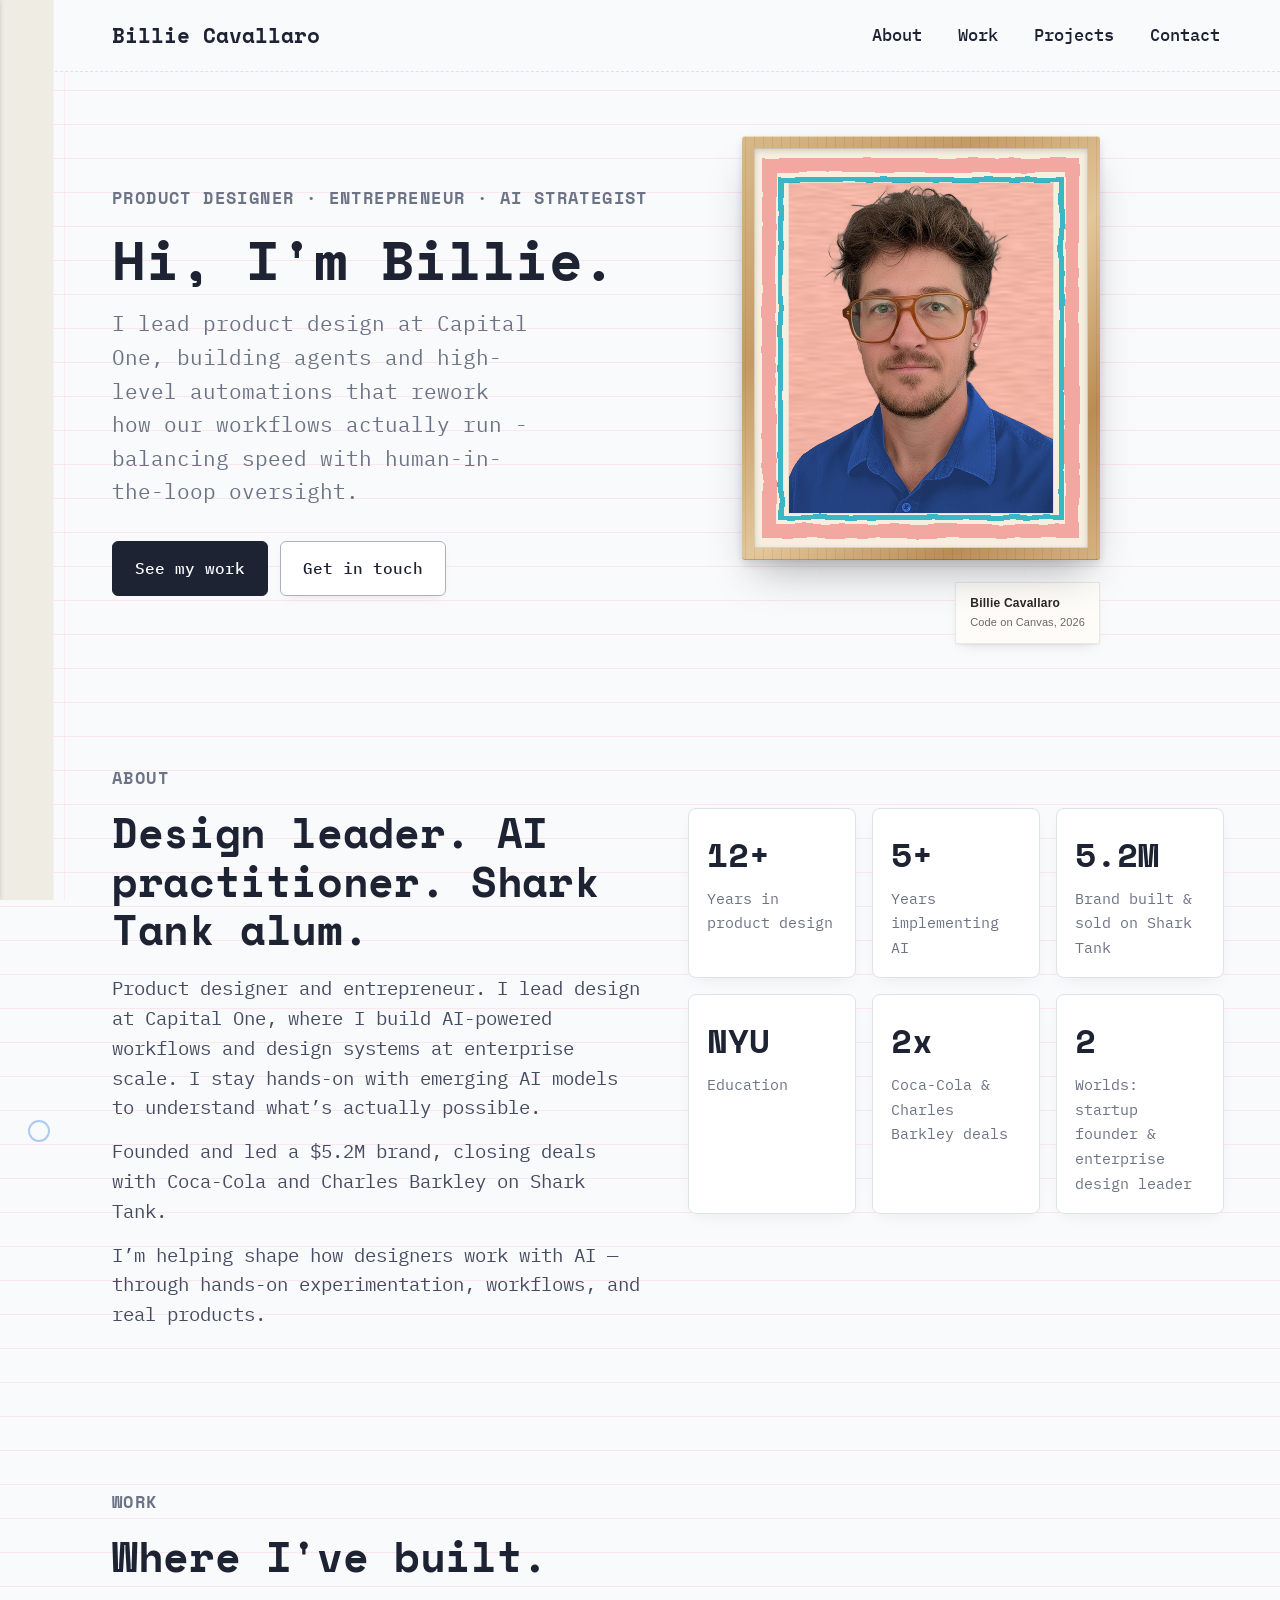
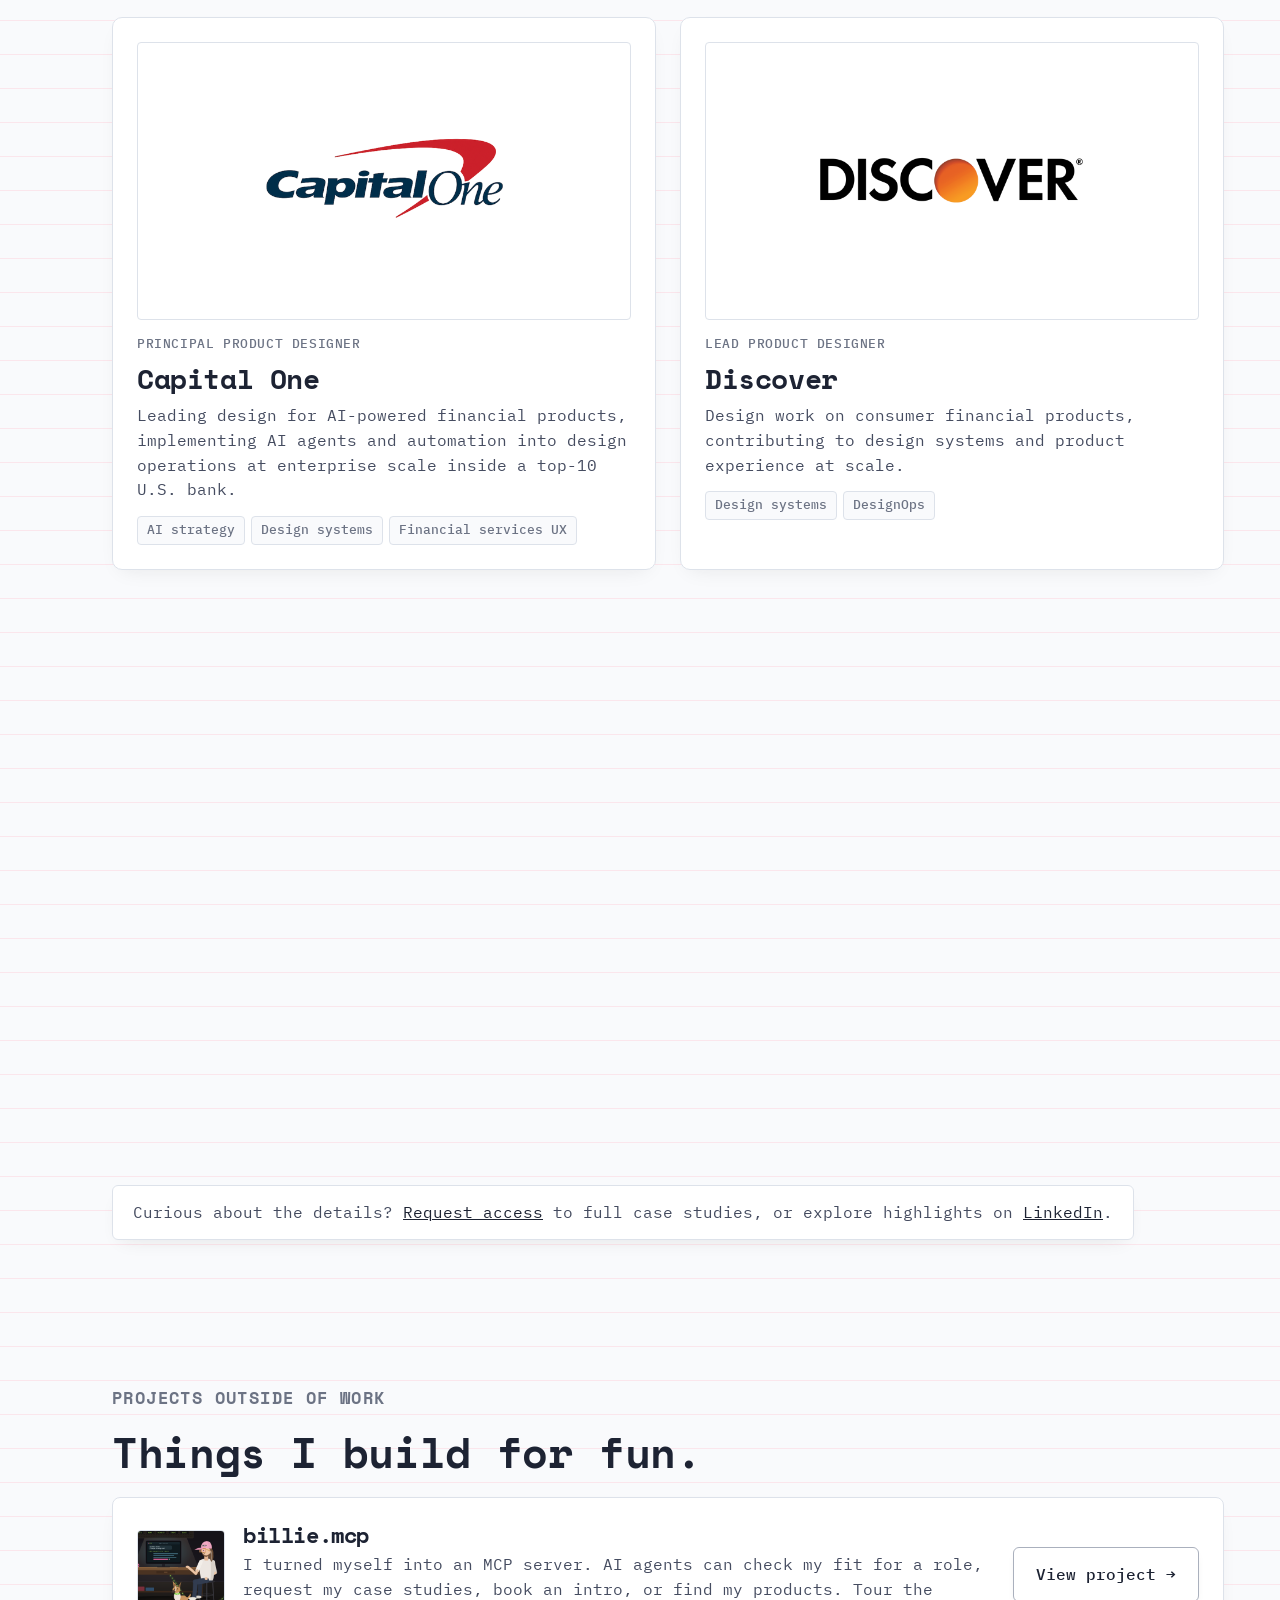
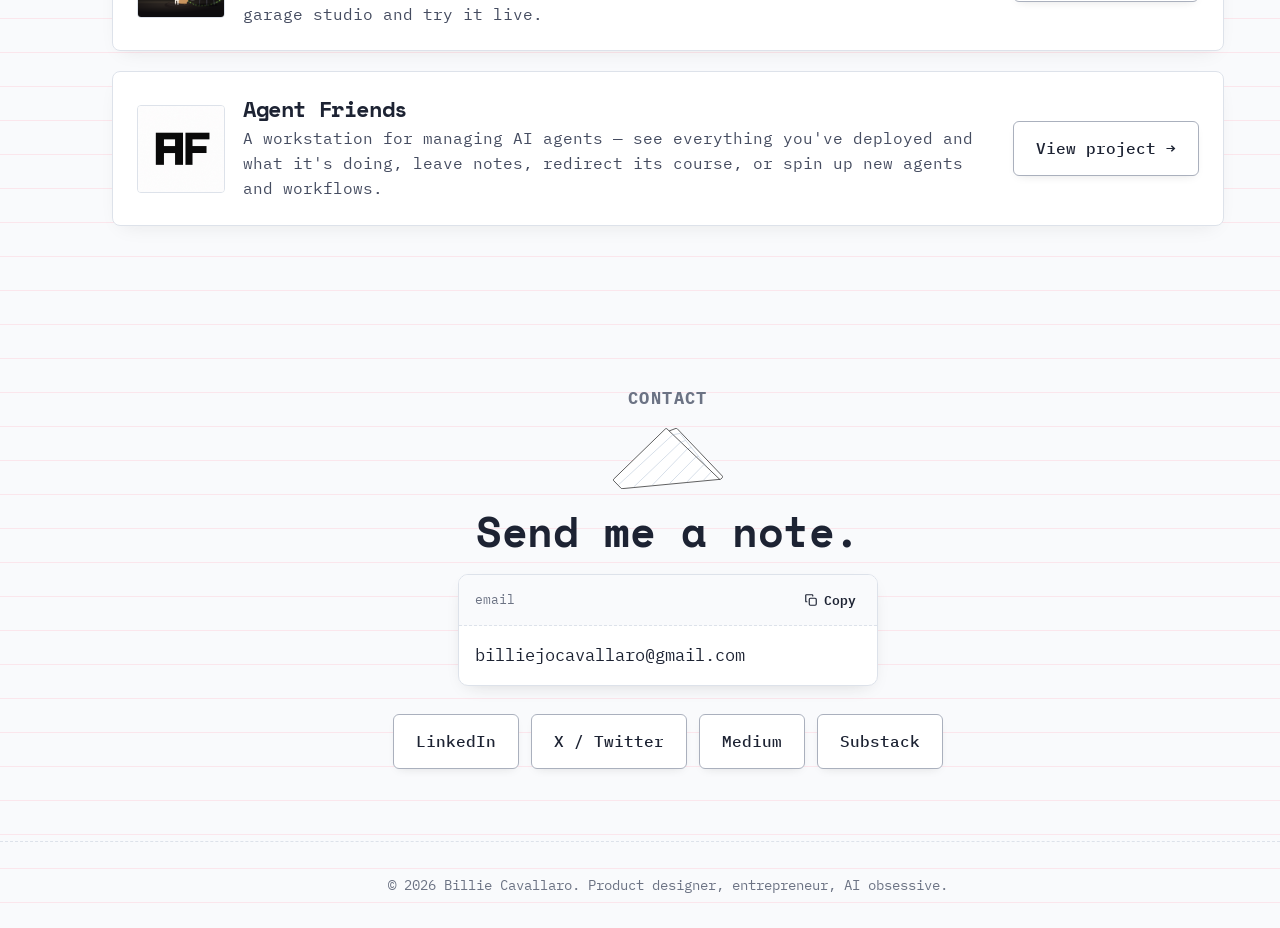
<file: index.html>
<!DOCTYPE html>
<html lang="en">
<head>
<meta charset="UTF-8">
<meta name="viewport" content="width=device-width, initial-scale=1">

<title>Billie Cavallaro — Product Designer, AI Strategist, Shark Tank Alumnus</title>
<meta name="description" content="Principal product designer at Capital One with 10+ years in AI. Shark Tank alumnus who built a $5.2M brand with Coca-Cola and Charles Barkley. Teaching designers how to actually use AI.">
<meta name="author" content="Billie Cavallaro">
<meta name="robots" content="index, follow">
<link rel="canonical" href="https://www.billiecavallaro.com/">

<!-- Open Graph -->
<meta property="og:type" content="website">
<meta property="og:url" content="https://www.billiecavallaro.com/">
<meta property="og:title" content="Billie Cavallaro — Product Designer, AI Strategist, Shark Tank Alumnus">
<meta property="og:description" content="Principal product designer at Capital One with 10+ years in AI. Shark Tank alumnus who built a $5.2M brand with Coca-Cola and Charles Barkley. Teaching designers how to actually use AI.">
<meta property="og:image" content="https://www.billiecavallaro.com/assets/images/og-cover.png">
<meta property="og:site_name" content="Billie Cavallaro">

<!-- Twitter -->
<meta name="twitter:card" content="summary_large_image">
<meta name="twitter:title" content="Billie Cavallaro — Product Designer, AI Strategist, Shark Tank Alumnus">
<meta name="twitter:description" content="Principal product designer at Capital One with 10+ years in AI. Shark Tank alumnus. Teaching designers how to use AI.">
<meta name="twitter:image" content="https://www.billiecavallaro.com/assets/images/og-cover.png">
<meta name="twitter:site" content="@billiefun">

<link rel="preconnect" href="https://fonts.googleapis.com">
<link rel="preconnect" href="https://fonts.gstatic.com" crossorigin>
<link href="https://fonts.googleapis.com/css2?family=Space+Mono:wght@400;700&family=IBM+Plex+Mono:wght@400;500;600&display=swap" rel="stylesheet">
<link rel="stylesheet" href="assets/css/styles.css">
<link rel="icon" type="image/png" href="assets/images/favicon.png">
<link rel="apple-touch-icon" href="assets/images/favicon.png">

<script type="application/ld+json">
{
  "@context": "https://schema.org",
  "@type": "Person",
  "name": "Billie Cavallaro",
  "url": "https://www.billiecavallaro.com",
  "jobTitle": "Principal Product Designer",
  "description": "Lead product designer and AI strategist with 15+ years of design experience and 10+ years of hands-on AI knowledge. Shark Tank alumnus.",
  "worksFor": {
    "@type": "Organization",
    "name": "Capital One"
  },
  "alumniOf": {
    "@type": "CollegeOrUniversity",
    "name": "New York University"
  },
  "sameAs": [
    "https://www.linkedin.com/in/billiecavallaro/",
    "https://x.com/BillieCavallaro",
    "https://substack.com/@billiecavallaro",
    "https://medium.com/@billiejocavallaro",
    "https://billiecavallaro.github.io/cave-shake-space-shake/"
  ]
}
</script>
</head>
<body>
<!-- ============================================================
  NOTEBOOK INTRO: a composition-notebook cover fills the screen,
  then swings open on its spine to reveal the site underneath.
  Plays on every page load (including refresh). Click / tap / any key opens it sooner.
============================================================ -->
<style>
  #nbIntro{position:fixed;inset:0;z-index:99999;perspective:2400px;perspective-origin:0 50%;overflow:hidden;cursor:pointer}
  #nbIntro.opening{pointer-events:none}
  #nbIntro .spine{position:absolute;top:0;bottom:0;left:0;width:clamp(22px,4.2vw,56px);z-index:3;
    background:linear-gradient(90deg,#000 0,#1c1c1c 55%,#0a0a0a 100%);box-shadow:3px 0 6px rgba(0,0,0,.35);
    transition:transform .5s cubic-bezier(.5,0,.75,0) 1.15s}
  #nbIntro.opening .spine{transform:translateX(-110%)}
  #nbIntro .cast{position:absolute;inset:0;z-index:1;pointer-events:none;opacity:0;
    background:linear-gradient(90deg,rgba(0,0,0,.45),rgba(0,0,0,.12) 45%,transparent 80%)}
  #nbIntro.opening .cast{animation:nbCast 1.5s ease-in-out forwards}
  @keyframes nbCast{0%{opacity:0}35%{opacity:1}100%{opacity:0}}
  #nbIntro .cover{position:absolute;top:0;bottom:0;right:0;left:clamp(22px,4.2vw,56px);z-index:2;
    transform-origin:left center;transform-style:preserve-3d;transition:transform 1.5s cubic-bezier(.55,.05,.35,1)}
  #nbIntro.opening .cover{transform:rotateY(-178deg)}
  #nbIntro .face{position:absolute;inset:0;backface-visibility:hidden;-webkit-backface-visibility:hidden}
  #nbIntro .front{background:var(--nb-marble,none) 0 0/clamp(320px,38vw,580px) auto,#fbfaf6;display:grid;place-items:center}
  #nbIntro .front::after{content:"";position:absolute;inset:0;pointer-events:none;
    background:linear-gradient(90deg,rgba(0,0,0,.18),transparent 3%),radial-gradient(ellipse at 50% 45%,transparent 55%,rgba(0,0,0,.12))}
  #nbIntro .shade{position:absolute;inset:0;z-index:2;background:#000;opacity:0;transition:opacity 1.5s ease;pointer-events:none}
  #nbIntro.opening .shade{opacity:.45}
  #nbIntro .inside{transform:rotateY(180deg);background:#efece4}
  #nbIntro .label{position:relative;width:min(78vw,600px);aspect-ratio:1.85;background:#fff;border:3px solid #111;
    border-radius:13%/24%;box-shadow:0 2px 0 rgba(0,0,0,.08)}
  #nbIntro .label::before{content:"";position:absolute;inset:7px;border:1.5px solid #111;border-radius:12%/22%}
  #nbIntro .label i{position:absolute;left:11%;right:11%;height:2px;background:#111}
  #nbIntro .label i:nth-child(1){top:46%}#nbIntro .label i:nth-child(2){top:61%}#nbIntro .label i:nth-child(3){top:76%}
  /* "Billie" is drawn as fixed vector outlines (no web font), so it looks identical everywhere */
  #nbIntro .label svg{position:absolute;left:50%;top:7%;width:65%;height:auto;overflow:visible;transform:translateX(-50%) rotate(-4deg)}
  @media (prefers-reduced-motion:reduce){#nbIntro{display:none!important}}
</style>
<script>if('scrollRestoration' in history)history.scrollRestoration='manual';</script>

<div id="nbIntro" aria-hidden="true">
  <div class="cast"></div>
  <div class="cover">
    <div class="face front">
      <div class="label"><i></i><i></i><i></i><svg viewBox="0 0 1766 1000" role="img" aria-label="Billie"><path fill="#0d0d0d" stroke="#0d0d0d" stroke-width="28" stroke-linejoin="round" stroke-linecap="round" d="M516 449Q516 475 504 500Q492 525 474 547Q456 569 435 587.5Q414 606 397 619Q379 633 355 649Q331 665 308.5 679Q286 693 269 704.5Q252 716 248 720L219 743Q214 747 207.5 748Q201 749 197 749Q190 749 186 741.5Q182 734 182 726Q182 720 193.5 704.5Q205 689 220 678Q235 667 257 656Q279 645 317 621Q336 609 363 589.5Q390 570 414 547.5Q438 525 455 500.5Q472 476 472 453Q472 444 450.5 434.5Q429 425 390 425Q350 425 306 437Q262 449 224.5 463Q187 477 160 489Q133 501 127 501Q130 524 134.5 557.5Q139 591 144 622Q149 658 155 697H159Q161 707 167 726Q173 745 173 756Q173 772 161 772Q155 772 147.5 761Q140 750 132.5 735Q125 720 119.5 705.5Q114 691 112 685Q103 652 94.5 609Q86 566 79.5 522.5Q73 479 69.5 440.5Q66 402 66 377Q66 370 69.5 365Q73 360 73 355Q73 350 70.5 347.5Q68 345 68 339Q68 336 69.5 332.5Q71 329 78 329Q85 331 91.5 331Q98 331 103 333.5Q108 336 111 342Q114 348 114 361V367Q114 369 113.5 371.5Q113 374 113 376Q113 393 114 403Q115 413 117 413Q120 413 138.5 398.5Q157 384 183 362Q209 340 239.5 313Q270 286 298 261Q309 251 328 232.5Q347 214 365.5 193Q384 172 397.5 153.5Q411 135 411 125Q411 115 405 115Q397 115 371 122Q345 129 312 140.5Q279 152 244 167Q209 182 182 198Q154 217 126 240Q98 263 75.5 283.5Q53 304 38.5 318.5Q24 333 23 335Q21 337 21 339Q21 341 22.5 344.5Q24 348 24 350Q24 353 20 355Q16 357 11 357Q3 357 -9 353.5Q-21 350 -21 334Q-21 320 -5 299Q11 278 36.5 254Q62 230 93 206.5Q124 183 154 163Q184 144 219.5 126.5Q255 109 289.5 96Q324 83 355 75.5Q386 68 406 68Q414 68 424 70Q434 72 443 76Q452 80 458 86.5Q464 93 464 102Q464 129 448 157.5Q432 186 406 215Q380 244 347.5 273.5Q315 303 282.5 330.5Q250 358 220 383.5Q190 409 170 430Q181 426 206 416.5Q231 407 260.5 397.5Q290 388 320 381Q350 374 373 374Q380 374 403 375Q426 376 451 383Q476 390 496 405.5Q516 421 516 449ZM684 290Q684 292 677 298Q670 304 660.5 310.5Q651 317 641 322Q631 327 625 327Q621 327 614.5 326.5Q608 326 601.5 323Q595 320 590 314.5Q585 309 585 300Q585 286 595 273.5Q605 261 621 261Q624 261 634.5 263.5Q645 266 656 270Q667 274 675.5 279Q684 284 684 290ZM717 664Q717 671 706.5 676Q696 681 691 681Q681 681 673 668Q665 655 659 638Q653 621 649 605.5Q645 590 643 584Q640 574 635 560Q630 546 625.5 533Q621 520 618 510Q615 500 615 499Q615 485 620.5 473Q626 461 634 461Q643 461 653 475Q663 489 672.5 510.5Q682 532 690 557.5Q698 583 704 605.5Q710 628 713.5 644.5Q717 661 717 664ZM933 721Q933 729 927 733Q921 737 913 737Q904 737 894.5 720Q885 703 876 677Q867 651 859 620.5Q851 590 845 563.5Q839 537 835.5 519Q832 501 832 499Q832 495 828.5 478Q825 461 819.5 425Q814 389 807.5 331.5Q801 274 794 189Q794 180 797 166Q800 152 811 152Q825 152 832.5 171Q840 190 844.5 218Q849 246 851 276.5Q853 307 856 330Q860 362 863.5 388Q867 414 870.5 439.5Q874 465 879.5 493Q885 521 893 555L933 721ZM1164 721Q1164 729 1158 733Q1152 737 1144 737Q1135 737 1125.5 720Q1116 703 1107 677Q1098 651 1090 620.5Q1082 590 1076 563.5Q1070 537 1066.5 519Q1063 501 1063 499Q1063 495 1059.5 478Q1056 461 1050.5 425Q1045 389 1038.5 331.5Q1032 274 1025 189Q1025 180 1028 166Q1031 152 1042 152Q1056 152 1063.5 171Q1071 190 1075.5 218Q1080 246 1082 276.5Q1084 307 1087 330Q1091 362 1094.5 388Q1098 414 1101.5 439.5Q1105 465 1110.5 493Q1116 521 1124 555L1164 721ZM1321 290Q1321 292 1314 298Q1307 304 1297.5 310.5Q1288 317 1278 322Q1268 327 1262 327Q1258 327 1251.5 326.5Q1245 326 1238.5 323Q1232 320 1227 314.5Q1222 309 1222 300Q1222 286 1232 273.5Q1242 261 1258 261Q1261 261 1271.5 263.5Q1282 266 1293 270Q1304 274 1312.5 279Q1321 284 1321 290ZM1354 664Q1354 671 1343.5 676Q1333 681 1328 681Q1318 681 1310 668Q1302 655 1296 638Q1290 621 1286 605.5Q1282 590 1280 584Q1277 574 1272 560Q1267 546 1262.5 533Q1258 520 1255 510Q1252 500 1252 499Q1252 485 1257.5 473Q1263 461 1271 461Q1280 461 1290 475Q1300 489 1309.5 510.5Q1319 532 1327 557.5Q1335 583 1341 605.5Q1347 628 1350.5 644.5Q1354 661 1354 664ZM1715 645Q1716 647 1716 651Q1716 657 1707 669Q1704 673 1694 682Q1684 691 1667 700Q1650 709 1625.5 716Q1601 723 1568 723Q1545 723 1523 712.5Q1501 702 1484 681.5Q1467 661 1456 630.5Q1445 600 1445 559Q1445 520 1455 486Q1465 452 1480.5 426Q1496 400 1515 385Q1534 370 1552 370Q1568 370 1584.5 376.5Q1601 383 1614.5 393Q1628 403 1636 415.5Q1644 428 1644 441Q1644 456 1630.5 472Q1617 488 1598 501.5Q1579 515 1560 523.5Q1541 532 1530 532Q1524 532 1519.5 526.5Q1515 521 1515 513Q1515 499 1527.5 491Q1540 483 1555 476.5Q1570 470 1582.5 461Q1595 452 1595 436Q1595 434 1590 426Q1585 418 1563 418Q1553 418 1540 429.5Q1527 441 1515 460.5Q1503 480 1495 506.5Q1487 533 1487 564Q1487 590 1496.5 611Q1506 632 1521 646.5Q1536 661 1556 669Q1576 677 1597 677Q1612 677 1629.5 670.5Q1647 664 1662.5 656.5Q1678 649 1689.5 642.5Q1701 636 1704 636Q1707 636 1710.5 639Q1714 642 1715 645Z"/></svg></div>
      <div class="shade"></div>
    </div>
    <div class="face inside"></div>
  </div>
  <div class="spine"></div>
</div>

<script>
(function(){
  var nb=document.getElementById('nbIntro');if(!nb)return;
  if(window.matchMedia('(prefers-reduced-motion: reduce)').matches){nb.remove();return}
  // always land at the top, behind the cover (and drop any #section left in the URL)
  if(location.hash)history.replaceState(null,'',location.pathname+location.search);
  window.scrollTo(0,0);addEventListener('load',function(){if(!opened)window.scrollTo(0,0)});
    // Marble pattern: random black blobs on a seamless tile (generated here to keep the page light)
  (function(){
    var s=11;function r(){s|=0;s=s+0x6D2B79F5|0;var t=Math.imul(s^s>>>15,1|s);t=t+Math.imul(t^t>>>7,61|t)^t;return((t^t>>>14)>>>0)/4294967296}
    function u(a,b){return a+(b-a)*r()}
    var W=420,c=[],p='',n=0;
    while(c.length<30&&n++<5000){var x=u(0,W),y=u(0,W),ok=true;
      for(var i=0;i<c.length;i++){var dx=Math.min(Math.abs(x-c[i][0]),W-Math.abs(x-c[i][0])),dy=Math.min(Math.abs(y-c[i][1]),W-Math.abs(y-c[i][1]));if(dx*dx+dy*dy<4900){ok=false;break}}
      if(ok)c.push([x,y])}
    c.forEach(function(o){
      var R=u(24,42),k=6+Math.floor(r()*4),q=[];
      for(var i=0;i<k;i++){var a=2*Math.PI*i/k+u(-.35,.35),rr=R*(r()<.5?u(.35,.6):u(.7,1.25));if(r()<.3)rr*=1.5;q.push([rr*Math.cos(a)*u(.8,1.3),rr*Math.sin(a)])}
      var d='M'+q[0][0].toFixed(1)+' '+q[0][1].toFixed(1),t=.16;
      for(i=0;i<k;i++){var a0=q[(i-1+k)%k],a1=q[i],a2=q[(i+1)%k],a3=q[(i+2)%k];
        d+='C'+(a1[0]+(a2[0]-a0[0])*t).toFixed(1)+' '+(a1[1]+(a2[1]-a0[1])*t).toFixed(1)+' '+(a2[0]-(a3[0]-a1[0])*t).toFixed(1)+' '+(a2[1]-(a3[1]-a1[1])*t).toFixed(1)+' '+a2[0].toFixed(1)+' '+a2[1].toFixed(1)}
      d+='Z';var rot=Math.round(u(0,360));
      [-W,0,W].forEach(function(dx){[-W,0,W].forEach(function(dy){var X=o[0]+dx,Y=o[1]+dy;
        if(X>-60&&X<W+60&&Y>-60&&Y<W+60)p+='<path transform="translate('+X.toFixed(1)+' '+Y.toFixed(1)+') rotate('+rot+')" d="'+d+'"/>'})})
    });
    var svg='<svg xmlns="http://www.w3.org/2000/svg" width="'+W+'" height="'+W+'"><rect width="'+W+'" height="'+W+'" fill="#fbfaf6"/><g fill="#111">'+p+'</g></svg>';
    nb.style.setProperty('--nb-marble','url("data:image/svg+xml,'+encodeURIComponent(svg)+'")');
  })();
  var root=document.documentElement,prev=root.style.overflow;root.style.overflow='hidden';
  var opened=false,auto=setTimeout(open,1600);
  function open(){
    if(opened)return;opened=true;clearTimeout(auto);
    document.removeEventListener('keydown',open);
    nb.classList.add('opening');
    setTimeout(function(){root.style.overflow=prev},900);
    setTimeout(function(){nb.remove()},1750);
  }
  nb.addEventListener('click',open);
  document.addEventListener('keydown',open);
})();
</script>

<div class="margin-hole" style="top:80px;" aria-hidden="true"></div>
<div class="margin-hole" style="top:340px;" aria-hidden="true"></div>
<div class="margin-hole" style="top:600px;" aria-hidden="true"></div>
<div class="margin-hole" style="top:860px;" aria-hidden="true"></div>
<div class="margin-hole" style="top:1120px;" aria-hidden="true"></div>

<nav class="site-nav">
  <div class="container">
    <a href="#top" class="brand-mark">Billie Cavallaro</a>
    <button class="nav-toggle" id="navToggle" aria-label="Toggle navigation menu" aria-expanded="false" aria-controls="navLinks"><span></span></button>
    <div class="nav-links" id="navLinks">
      <a href="#about">About</a>
      <a href="#work">Work</a>
      <a href="#projects">Projects</a>
      <a href="#contact">Contact</a>
    </div>
  </div>
</nav>

<header id="top" class="hero-band">
  <div class="container hero-inner">
    <div data-reveal>
      <p class="eyebrow">Product Designer · Entrepreneur · AI Strategist</p>
      <h1>Hi, I'm Billie.</h1>
      <p class="hero-sub">I lead product design at Capital One, building agents and high-level automations that rework how our workflows actually run - balancing speed with human-in-the-loop oversight.</p>
      <div class="hero-cta">
        <a class="btn-primary" href="#work">See my work</a>
        <a class="btn-outline" href="#contact">Get in touch</a>
      </div>
    </div>
    <!-- "Watching You": Hockney-style framed portrait; eyes follow the cursor and blink -->
    <style>
/* ---------- Hockney-style framed portrait ---------- */
.hk-frame{position:relative;max-width:clamp(340px,28vw,500px);padding:12px;border-radius:3px;
  background:linear-gradient(135deg,#d9b98a,#c49a63 30%,#e3c79b 55%,#b98d55 80%,#d6b383);
  box-shadow:0 1px 0 rgba(255,255,255,.5) inset,0 -1px 0 rgba(0,0,0,.2) inset,0 22px 40px -14px rgba(33,31,28,.35),0 4px 10px rgba(33,31,28,.12)}
.hk-frame::before{content:"";position:absolute;inset:0;border-radius:3px;pointer-events:none;opacity:.35;mix-blend-mode:multiply;
  background:repeating-linear-gradient(90deg,rgba(120,80,30,.0) 0 3px,rgba(120,80,30,.25) 3px 4px,rgba(120,80,30,0) 4px 9px)}
.hk-canvasboard{position:relative;padding:10.5%;background:#f6eedf;box-shadow:inset 0 0 0 1px rgba(0,0,0,.08),inset 0 2px 6px rgba(0,0,0,.18)}
/* painted border: hand-painted bands (wobbly via SVG filter) */
.hk-band{position:absolute;pointer-events:none;filter:url(#hkWobble)}
.hk-band.b1{inset:2.6%;border:clamp(8px,1.6vw,14px) solid #f2a7a0}
.hk-band.b2{inset:7.2%;border:clamp(3px,.5vw,5px) solid #3bb6c4}
.hk-painting{position:relative;aspect-ratio:4/5;overflow:hidden;background:#cfe6ea;box-shadow:0 0 0 1px rgba(0,0,0,.06)}
.hk-painting img,.hk-painting canvas{position:absolute;inset:0;width:100%;height:100%;object-fit:cover;display:block}
.hk-painting canvas{opacity:0;transition:opacity .3s}
.hk-painting.ready canvas{opacity:1}
.hk-painting.ready img{visibility:hidden}
/* museum wall label */
.hk-figure{margin:0;max-width:clamp(340px,28vw,500px)}
.hk-figure .hk-frame{max-width:none}
.hk-label{margin:22px 0 0 auto;width:max-content;max-width:230px;padding:11px 14px 12px;background:#fdfcf9;
  border:1px solid rgba(0,0,0,.08);box-shadow:0 1px 2px rgba(0,0,0,.06),0 6px 14px -8px rgba(0,0,0,.18);
  font:400 11px/1.5 "Helvetica Neue",Helvetica,Arial,sans-serif;color:#2a2723;letter-spacing:.01em}
.hk-label b{display:block;font-weight:600;font-size:12px;letter-spacing:.02em}
.hk-label .m{display:block;margin-top:2px;color:#6d6860}
@media (max-width:640px){.hk-figure{max-width:300px}.hk-frame{padding:9px}.hk-label{margin-top:16px}}
    </style>
    <figure class="hk-figure" data-reveal style="transition-delay:0.15s;">
      <div class="hk-frame">
        <div class="hk-canvasboard">
          <span class="hk-band b1" aria-hidden="true"></span><span class="hk-band b2" aria-hidden="true"></span>
          <div class="hk-painting" data-eyes='[{"x":352,"y":375.5,"r":13.5,"w":31,"h":12.5},{"x":508,"y":371,"r":13.5,"w":31,"h":12.5}]'>
            <img src="assets/images/headshot-hockney-pink.jpg" alt="Billie Cavallaro, product designer" loading="eager">
          </div>
        </div>
        <svg width="0" height="0" style="position:absolute" aria-hidden="true"><filter id="hkWobble"><feTurbulence type="fractalNoise" baseFrequency="0.035" numOctaves="2" seed="4"/><feDisplacementMap in="SourceGraphic" scale="5"/></filter></svg>
      </div>
      <figcaption class="hk-label">
        <b>Billie Cavallaro</b>
        <span class="m">Code on Canvas, 2026</span>
      </figcaption>
    </figure>
    <script>
/* "Watching You": eyes follow the cursor (desktop) or wander gently (touch),
   with one slow blink on arrival and an occasional natural blink after.
   Config lives on .hk-painting: data-eyes = JSON list of eyes in the image's
   natural pixel coords: {x,y} iris centre, r iris radius, w/h half-size of the eye opening. */
(function(){
  var box=document.querySelector('.hk-painting');if(!box)return;
  var img=box.querySelector('img');var eyes;try{eyes=JSON.parse(box.dataset.eyes)}catch(e){return}
  var reduce=window.matchMedia('(prefers-reduced-motion: reduce)').matches;
  function start(){
    var W=img.naturalWidth,H=img.naturalHeight;if(!W)return;
    var cv=document.createElement('canvas');cv.width=W;cv.height=H;cv.setAttribute('aria-hidden','true');
    var g=cv.getContext('2d');
    var src=document.createElement('canvas');src.width=W;src.height=H;var sg=src.getContext('2d');sg.drawImage(img,0,0);
    var px;try{px=sg.getImageData(0,0,W,H).data}catch(e){return} // tainted canvas -> leave the plain image
    function at(x,y){x=Math.round(x);y=Math.round(y);var i=(y*W+x)*4;return[px[i],px[i+1],px[i+2]]}
    function avg(list){var s=[0,0,0];list.forEach(function(c){s[0]+=c[0];s[1]+=c[1];s[2]+=c[2]});
      return 'rgb('+Math.round(s[0]/list.length)+','+Math.round(s[1]/list.length)+','+Math.round(s[2]/list.length)+')'}
    // base: irises painted out with the white of the eye
    var base=document.createElement('canvas');base.width=W;base.height=H;var bg=base.getContext('2d');bg.drawImage(img,0,0);
    eyes.forEach(function(e){
      var col=avg([at(e.x-e.w*.72,e.y+e.h*.15),at(e.x+e.w*.72,e.y+e.h*.15)]);
      // eyelid skin: real texture copied from just above and below the eye
      e.x0=Math.round(e.x-e.w-4);e.pw=Math.round(2*e.w+8);e.ph=Math.round(2*e.h+6);
      e.up=document.createElement('canvas');e.up.width=e.pw;e.up.height=e.ph;
      e.up.getContext('2d').drawImage(src,e.x0,Math.round(e.y-e.h-e.ph),e.pw,e.ph,0,0,e.pw,e.ph);
      e.dn=document.createElement('canvas');e.dn.width=e.pw;e.dn.height=e.ph;
      e.dn.getContext('2d').drawImage(src,e.x0,Math.round(e.y+e.h),e.pw,e.ph,0,0,e.pw,e.ph);
      bg.save();bg.beginPath();bg.ellipse(e.x,e.y,e.w,e.h,0,0,7);bg.clip();
      bg.fillStyle=col;bg.beginPath();bg.arc(e.x,e.y,e.r+1.5,0,7);bg.fill();
      var gr=bg.createLinearGradient(0,e.y-e.h,0,e.y);gr.addColorStop(0,'rgba(60,40,30,.35)');gr.addColorStop(1,'rgba(60,40,30,0)');
      bg.fillStyle=gr;bg.fillRect(e.x-e.w,e.y-e.h,e.w*2,e.h);bg.restore();
      var s=Math.ceil(e.r*2+4),p=document.createElement('canvas');p.width=p.height=s;var pg=p.getContext('2d');
      pg.drawImage(src,e.x-s/2,e.y-s/2,s,s,0,0,s,s);
      pg.globalCompositeOperation='destination-in';
      var m=pg.createRadialGradient(s/2,s/2,e.r-1.5,s/2,s/2,e.r+1);m.addColorStop(0,'#000');m.addColorStop(1,'rgba(0,0,0,0)');
      pg.fillStyle=m;pg.fillRect(0,0,s,s);e.patch=p;e.s=s;
    });
    var cur={x:0,y:0},tgt={x:0,y:0},lid=0;
    function draw(){
      g.drawImage(base,0,0);
      eyes.forEach(function(e){g.save();g.beginPath();g.ellipse(e.x,e.y,e.w,e.h,0,0,7);g.clip();
        g.drawImage(e.patch,e.x-e.s/2+cur.x*e.r*.55,e.y-e.s/2+cur.y*e.r*.3);
        if(lid>0){ // upper eyelid slides down; closed eye ends as a soft lash line
          var x0=e.x0,x1=e.x0+e.pw,top=e.y-e.h-3,edge=top+(e.y+e.h*.4-top)*lid,dip=e.h*.32*Math.min(1,lid*1.6);
          g.save();g.beginPath();g.moveTo(x0,top-4);g.lineTo(x1,top-4);g.lineTo(x1,edge-dip);
          g.quadraticCurveTo(e.x,edge+dip,x0,edge-dip);g.closePath();g.clip();
          g.drawImage(e.up,x0,edge+dip-e.ph);g.restore();
          if(lid>.5){g.save();g.globalAlpha=Math.min(1,(lid-.5)/.35);g.beginPath();g.moveTo(x0,edge-dip);
            g.quadraticCurveTo(e.x,edge+dip,x1,edge-dip);g.lineTo(x1,e.y+e.h+4);g.lineTo(x0,e.y+e.h+4);g.closePath();g.clip();
            g.drawImage(e.dn,x0,edge-dip);g.restore()}
          g.beginPath();g.moveTo(x1-3,edge-dip);g.quadraticCurveTo(e.x,edge+dip,x0+3,edge-dip);
          g.strokeStyle='rgba(52,34,28,'+(.75*Math.min(1,lid*2.5))+')';g.lineWidth=2;g.lineCap='round';g.stroke()}
        g.restore()});
    }
    box.appendChild(cv);draw();box.classList.add('ready');
    if(reduce)return;
    function eyeCentre(){var r=cv.getBoundingClientRect(),k=r.width/W,
      mx=0,my=0;eyes.forEach(function(e){mx+=e.x;my+=e.y});mx/=eyes.length;my/=eyes.length;
      return{x:r.left+mx*k,y:r.top+my*k}}
    function look(cx,cy){var c=eyeCentre(),dx=cx-c.x,dy=cy-c.y,d=Math.hypot(dx,dy)||1,f=Math.tanh(d/260);
      tgt.x=dx/d*f;tgt.y=dy/d*f}
    var fine=window.matchMedia('(hover:hover) and (pointer:fine)').matches;
    if(fine){window.addEventListener('pointermove',function(ev){look(ev.clientX,ev.clientY)},{passive:true});
      document.addEventListener('mouseleave',function(){tgt.x=tgt.y=0})}
    else{(function wander(){var r=Math.random();
        if(r<.35){tgt.x=0;tgt.y=0}else{var a=Math.random()*6.28,m=.35+Math.random()*.55;tgt.x=Math.cos(a)*m;tgt.y=Math.sin(a)*m*.7}
        setTimeout(wander,1400+Math.random()*2200)})();
      window.addEventListener('touchstart',function(ev){var t=ev.touches[0];if(t)look(t.clientX,t.clientY)},{passive:true})}
    // blinks: one slow blink once the visitor arrives, then an occasional natural one
    var blinkAt=0,blinkSlow=false,firstDone=false,visible=false;
    function blink(slow){blinkAt=performance.now();blinkSlow=slow}
    function lidAt(now){if(!blinkAt)return 0;var t=now-blinkAt,c=blinkSlow?150:110,h=blinkSlow?80:40,o=blinkSlow?220:170;
      if(t<c){var u=t/c;return u*u}if(t<c+h)return 1;if(t<c+h+o){u=(t-c-h)/o;return 1-u*(2-u)}blinkAt=0;return 0}
    (function idleBlink(){setTimeout(function(){if(firstDone&&visible&&!blinkAt)blink(false);idleBlink()},7000+Math.random()*8000)})();
    function maybeFirst(){if(firstDone||!visible||document.getElementById('nbIntro'))return;firstDone=true;setTimeout(function(){blink(true)},900)}
    setInterval(maybeFirst,250);
    var running=false;
    function tick(now){if(!running)return;
      var dx=tgt.x-cur.x,dy=tgt.y-cur.y,l=lidAt(now),moved=Math.abs(dx)+Math.abs(dy)>.002;
      if(moved){cur.x+=dx*(fine?.18:.22);cur.y+=dy*(fine?.18:.22)}
      if(moved||l!==lid){lid=l;draw()}
      requestAnimationFrame(tick)}
    if('IntersectionObserver' in window){new IntersectionObserver(function(en){visible=en[0].isIntersecting;
        if(visible&&!running){running=true;requestAnimationFrame(tick)}else if(!visible){running=false}},{threshold:.4}).observe(box)}
    else{visible=running=true;requestAnimationFrame(tick)}
  }
  if(img.complete&&img.naturalWidth)start();else img.addEventListener('load',start);
})();
    </script>
  </div>
</header>

<main>

  <section id="about" class="section">
    <img class="paper-plane" src="assets/images/paper-plane.png" alt="" aria-hidden="true">
    <div class="container">
      <p class="eyebrow" data-reveal>About</p>
      <div class="about-grid">
        <div data-reveal>
          <h2 class="section-title" style="margin-bottom:20px;">Design leader. AI practitioner. Shark Tank alum.</h2>
          <p>Product designer and entrepreneur. I lead design at Capital One, where I build AI-powered workflows and design systems at enterprise scale. I stay hands-on with emerging AI models to understand what’s actually possible.</p>
          <p>Founded and led a $5.2M brand, closing deals with Coca-Cola and Charles Barkley on Shark Tank.</p>
          <p>I’m helping shape how designers work with AI — through hands-on experimentation, workflows, and real products.</p>
        </div>
        <div class="stat-row" data-reveal style="transition-delay:0.1s;">
          <div class="stat-card">
            <div class="stat-number">12+</div>
            <div class="stat-label">Years in product design</div>
          </div>
          <div class="stat-card">
            <div class="stat-number">5+</div>
            <div class="stat-label">Years implementing AI</div>
          </div>
          <div class="stat-card">
            <div class="stat-number">5.2M</div>
            <div class="stat-label">Brand built &amp; sold on Shark Tank</div>
          </div>
          <div class="stat-card">
            <div class="stat-number">NYU</div>
            <div class="stat-label">Education</div>
          </div>
          <div class="stat-card">
            <div class="stat-number">2x</div>
            <div class="stat-label">Coca-Cola &amp; Charles Barkley deals</div>
          </div>
          <div class="stat-card">
            <div class="stat-number">2</div>
            <div class="stat-label">Worlds: startup founder &amp; enterprise design leader</div>
          </div>
        </div>
      </div>
    </div>
  </section>

  <section id="work" class="section section-soft">
    <div class="container">
      <p class="eyebrow" data-reveal>Work</p>
      <h2 class="section-title" data-reveal>Where I've built.</h2>
      <div class="work-grid">
        <article class="work-card" data-reveal>
          <div class="card-thumb card-thumb-logo">
            <img src="assets/images/work-capital-one.png" alt="Capital One logo" loading="lazy"
                 onerror="this.parentElement.remove();">
          </div>
          <div class="role">Principal Product Designer</div>
          <h3>Capital One</h3>
          <p>Leading design for AI-powered financial products, implementing AI agents and automation into design operations at enterprise scale inside a top-10 U.S. bank.</p>
          <div class="tags">
            <span class="tag">AI strategy</span>
            <span class="tag">Design systems</span>
            <span class="tag">Financial services UX</span>
          </div>
        </article>
        <article class="work-card" data-reveal style="transition-delay:0.06s;">
          <div class="card-thumb card-thumb-logo">
            <img src="assets/images/work-discover.png" alt="Discover logo" loading="lazy"
                 onerror="this.parentElement.remove();">
          </div>
          <div class="role">Lead Product Designer</div>
          <h3>Discover</h3>
          <p>Design work on consumer financial products, contributing to design systems and product experience at scale.</p>
          <div class="tags">
            <span class="tag">Design systems</span>
            <span class="tag">DesignOps</span>
          </div>
        </article>
        <article class="work-card" data-reveal style="transition-delay:0.12s;">
          <div class="card-thumb card-thumb-logo">
            <img src="assets/images/work-stealth.png" alt="Stealth Startup logo" loading="lazy"
                 onerror="this.parentElement.remove();">
          </div>
          <div class="role">Product Designer</div>
          <h3>Stealth Startup</h3>
          <p>Hands-on design and AI implementation work for an early-stage company building at the intersection of AI and product.</p>
          <div class="tags">
            <span class="tag">AI agents</span>
            <span class="tag">Product strategy</span>
          </div>
        </article>
        <article class="work-card" data-reveal style="transition-delay:0.18s;">
          <div class="card-thumb card-thumb-logo">
            <img src="assets/images/work-space-shake.png" alt="Space Shake logo" loading="lazy"
                 onerror="this.parentElement.remove();">
          </div>
          <div class="role">Founder</div>
          <h3>Space Shake</h3>
          <p>Founded and led a $5.2M brand — the first-to-market keto product in its category. Closed deals with Coca-Cola and Charles Barkley on Shark Tank.</p>
          <div class="tags">
            <span class="tag">Shark Tank</span>
            <span class="tag">Brand building</span>
            <span class="tag">Entrepreneurship</span>
          </div>
          <p style="margin-top:14px;font-size:13px;"><a href="https://billiecavallaro.github.io/cave-shake-space-shake/" target="_blank" rel="noopener" style="text-decoration:underline;text-underline-offset:3px;">Read the Cave Shake story &rarr;</a></p>
        </article>
      </div>
      <p class="case-study-note"><span class="sticky-note">Curious about the details? <a href="#contact">Request access</a> to full case studies, or explore highlights on <a href="https://www.linkedin.com/in/billiecavallaro/" target="_blank" rel="noopener">LinkedIn</a>.</span></p>
    </div>
  </section>

  <section id="projects" class="section">
    <div class="container">
      <p class="eyebrow" data-reveal>Projects Outside of Work</p>
      <h2 class="section-title" data-reveal>Things I build for fun.</h2>
      <div class="project-card" data-reveal>
        <div class="project-card-body">
          <div class="project-thumb">
            <img src="assets/images/project-billie-mcp.png" alt="Illustration of Billie and his dog Cash in a garage studio, with a monitor showing an AI agent asking billie.mcp a question" loading="lazy"
                 onerror="this.parentElement.remove();">
          </div>
          <div>
            <h3>billie.mcp</h3>
            <p>I turned myself into an MCP server. AI agents can check my fit for a role, request my case studies, book an intro, or find my products. Tour the garage studio and try it live.</p>
          </div>
        </div>
        <a class="btn-outline" href="https://billiecavallaro.github.io/AI-Design/" target="_blank" rel="noopener">View project →</a>
      </div>
      <div class="project-card" data-reveal style="transition-delay:0.06s;">
        <div class="project-card-body">
          <div class="project-thumb">
            <img src="assets/images/AF.jpg" alt="Agent Friends project screenshot" loading="lazy"
                 onerror="this.parentElement.remove();">
          </div>
          <div>
            <h3>Agent Friends</h3>
            <p>A workstation for managing AI agents — see everything you've deployed and what it's doing, leave notes, redirect its course, or spin up new agents and workflows.</p>
          </div>
        </div>
        <a class="btn-outline" href="https://billiecavallaro.github.io/AgentFriends/deploy/" target="_blank" rel="noopener">View project →</a>
      </div>
    </div>
  </section>

  <section id="contact" class="section contact-band">
    <div class="container">
      <p class="eyebrow" data-reveal>Contact</p>
      <button class="paper-football-wrap" id="footballBtn" aria-label="Flick the paper football" data-reveal>
        <img class="paper-football" id="football" src="assets/images/Paper-football.svg" alt="" aria-hidden="true">
      </button>
      <h2 data-reveal>Send me a note.</h2>
      <div class="email-copy" data-reveal>
        <div class="email-copy__head">
          <span class="email-copy__label">email</span>
          <button type="button" class="email-copy__btn" id="copyEmailBtn" data-email="billiejocavallaro@gmail.com" aria-label="Copy email address">
            <svg width="14" height="14" viewBox="0 0 24 24" fill="none" stroke="currentColor" stroke-width="2" stroke-linecap="round" stroke-linejoin="round" aria-hidden="true"><rect x="9" y="9" width="12" height="12" rx="2"></rect><path d="M5 15H4a1 1 0 0 1-1-1V4a1 1 0 0 1 1-1h10a1 1 0 0 1 1 1v1"></path></svg>
            <span class="email-copy__btn-text">Copy</span>
          </button>
        </div>
        <a class="email-copy__address" href="mailto:billiejocavallaro@gmail.com">billiejocavallaro@gmail.com</a>
        <span class="visually-hidden" id="copyStatus" role="status" aria-live="polite"></span>
      </div>
      <div class="social-row" data-reveal style="transition-delay:0.1s;">
        <a class="btn-outline" href="https://www.linkedin.com/in/billiecavallaro/" target="_blank" rel="noopener">LinkedIn</a>
        <a class="btn-outline" href="https://x.com/BillieCavallaro" target="_blank" rel="noopener">X / Twitter</a>
        <a class="btn-outline" href="https://medium.com/@billiejocavallaro" target="_blank" rel="noopener">Medium</a>
        <a class="btn-outline" href="https://substack.com/@billiecavallaro" target="_blank" rel="noopener">Substack</a>
      </div>
    </div>
  </section>

</main>

<footer>
  <div class="container">
    <p>© <span id="year"></span> Billie Cavallaro. Product designer, entrepreneur, AI obsessive.</p>
  </div>
</footer>

<script>
  document.getElementById('year').textContent = new Date().getFullYear();

  // Mobile nav toggle
  var navToggle = document.getElementById('navToggle');
  var navLinks = document.getElementById('navLinks');
  if (navToggle && navLinks) {
    navToggle.addEventListener('click', function () {
      var isOpen = navLinks.classList.toggle('is-open');
      navToggle.setAttribute('aria-expanded', isOpen);
    });
    navLinks.querySelectorAll('a').forEach(function (link) {
      link.addEventListener('click', function () {
        navLinks.classList.remove('is-open');
        navToggle.setAttribute('aria-expanded', 'false');
      });
    });
  }

  // Paper football: click to flick, classic 90s desk-toy easter egg
  var footballBtn = document.getElementById('footballBtn');
  var football = document.getElementById('football');
  if (footballBtn && football) {
    footballBtn.addEventListener('click', function (e) {
      e.preventDefault();
      football.classList.remove('is-flicking');
      void football.offsetWidth; // restart animation
      football.classList.add('is-flicking');
    });
    football.addEventListener('animationend', function () {
      football.classList.remove('is-flicking');
    });
  }

  // Scroll-reveal: fade/slide elements in as they enter view.
  // Respects prefers-reduced-motion via CSS (transition disabled there).
  var revealEls = document.querySelectorAll('[data-reveal]');
  if ('IntersectionObserver' in window && revealEls.length) {
    var observer = new IntersectionObserver(function (entries) {
      entries.forEach(function (entry) {
        if (entry.isIntersecting) {
          entry.target.classList.add('is-visible');
          observer.unobserve(entry.target);
        }
      });
    }, { threshold: 0.15, rootMargin: '0px 0px -40px 0px' });
    revealEls.forEach(function (el) { observer.observe(el); });
  } else {
    revealEls.forEach(function (el) { el.classList.add('is-visible'); });
  }

  // Paper plane: launches once the About section scrolls into view.
  var aboutSection = document.getElementById('about');
  var plane = document.querySelector('.paper-plane');
  if (aboutSection && plane) {
    if ('IntersectionObserver' in window) {
      var planeObserver = new IntersectionObserver(function (entries) {
        entries.forEach(function (entry) {
          if (entry.isIntersecting) {
            plane.classList.add('is-flying');
            planeObserver.unobserve(entry.target);
          }
        });
      }, { threshold: 0.4 });
      planeObserver.observe(aboutSection);
    } else {
      plane.classList.add('is-flying');
    }
  }

  // Copy email button in the contact section
  var copyBtn = document.getElementById('copyEmailBtn');
  if (copyBtn) {
    var copyText = copyBtn.querySelector('.email-copy__btn-text');
    var copyStatus = document.getElementById('copyStatus');
    var copyTimer;
    function fallbackCopy(text) {
      var ta = document.createElement('textarea');
      ta.value = text; ta.setAttribute('readonly', '');
      ta.style.position = 'absolute'; ta.style.left = '-9999px';
      document.body.appendChild(ta); ta.select();
      try { document.execCommand('copy'); } catch (err) {}
      document.body.removeChild(ta);
    }
    copyBtn.addEventListener('click', function () {
      var email = copyBtn.getAttribute('data-email');
      var done = function () {
        copyBtn.classList.add('is-copied');
        copyText.textContent = 'Copied';
        if (copyStatus) copyStatus.textContent = 'Email address copied to clipboard';
        clearTimeout(copyTimer);
        copyTimer = setTimeout(function () {
          copyBtn.classList.remove('is-copied');
          copyText.textContent = 'Copy';
          if (copyStatus) copyStatus.textContent = '';
        }, 1800);
      };
      if (navigator.clipboard && window.isSecureContext) {
        navigator.clipboard.writeText(email).then(done, function () { fallbackCopy(email); done(); });
      } else { fallbackCopy(email); done(); }
    });
  }
</script>

</body>
</html>
</file>
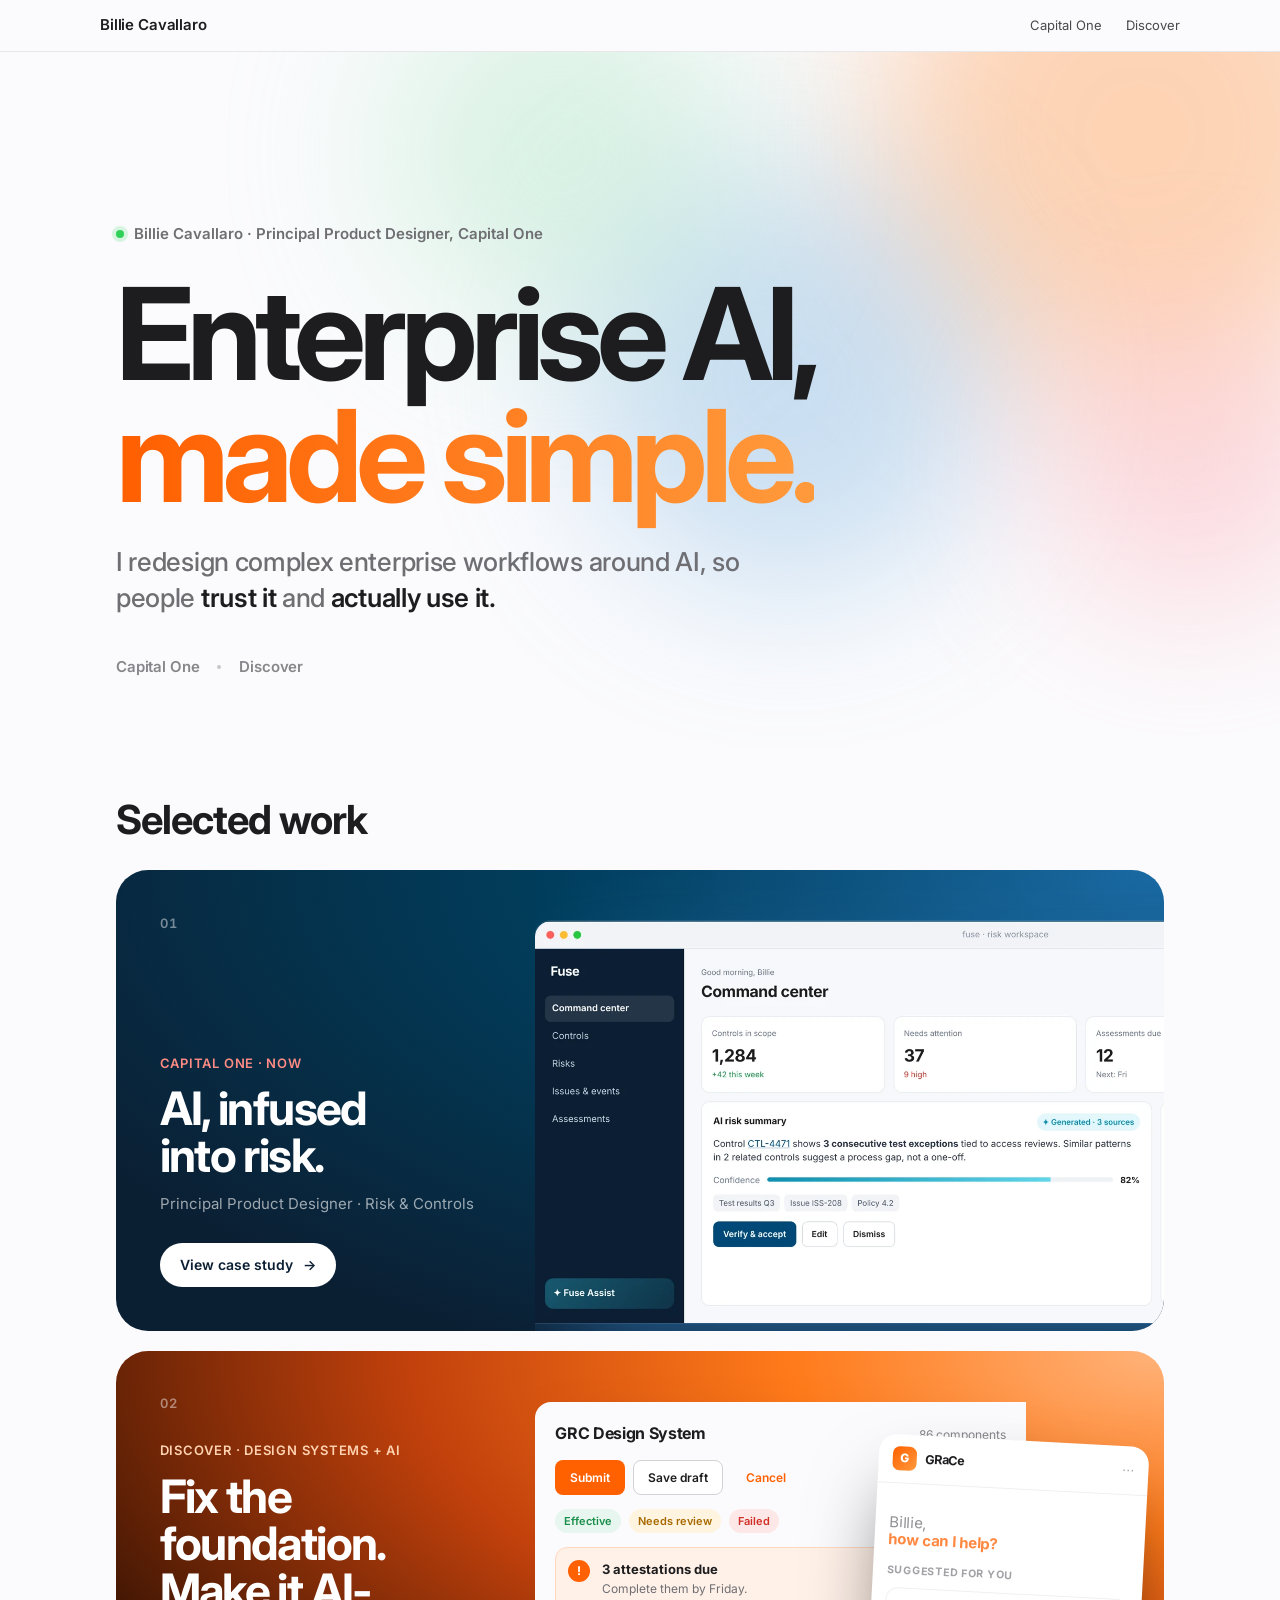
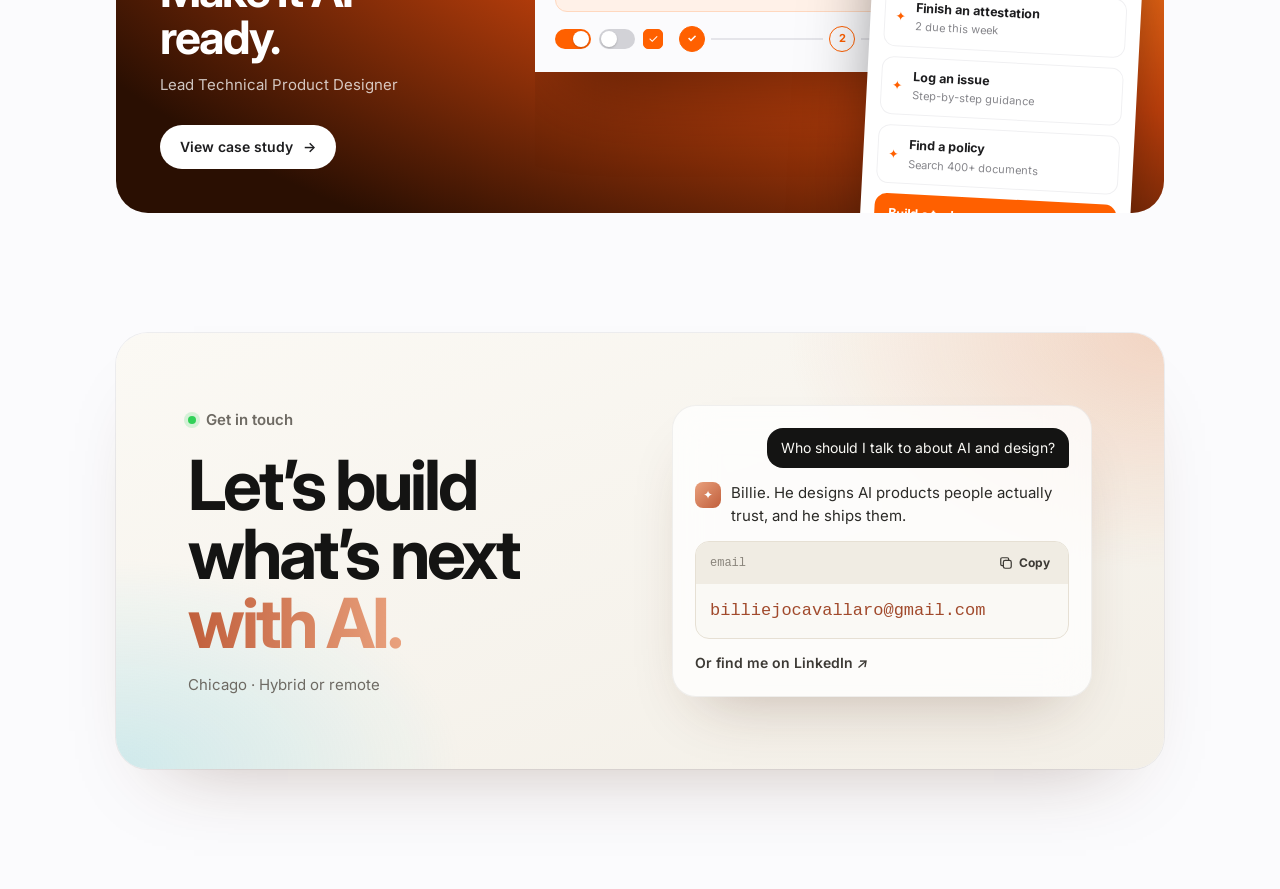
<file: work/index.html>
<!doctype html>
<html lang="en">
<head>
<meta charset="utf-8">
<meta name="viewport" content="width=device-width, initial-scale=1">
<meta name="robots" content="noindex, nofollow">
<title>Billie Cavallaro Case Studies</title>
<link rel="preconnect" href="https://fonts.googleapis.com">
<link rel="preconnect" href="https://fonts.gstatic.com" crossorigin>
<link href="https://fonts.googleapis.com/css2?family=Inter:wght@400;500;600;700;800&family=Antonio:wght@600;700&display=swap" rel="stylesheet">
<link rel="stylesheet" href="styles.css?v=3152832">
<link rel="icon" type="image/svg+xml" href="img/favicon.svg">
<link rel="apple-touch-icon" href="img/apple-touch-icon.png">
<style id="contact-css">
.hello{padding:120px 16px}
.hello-card{border-radius:32px;background:radial-gradient(120% 140% at 100% 0%,#3a1a06 0%,#0b0b0c 55%);color:#f5f5f7;padding:clamp(36px,6vw,72px);display:flex;justify-content:space-between;align-items:flex-end;gap:32px;flex-wrap:wrap}
.hello-card .who{color:#a1a1a6;margin-bottom:20px}
.hello-card .hl{color:#a1a1a6;margin-top:16px;font-size:15px}
.hello-btn{display:inline-flex;align-items:center;gap:12px;padding:18px 26px;border-radius:999px;background:#fff;color:#000;text-decoration:none;font-weight:600;font-size:16px;transition:transform .3s}
.hello-btn:hover{transform:translateY(-2px)}
.hello-btn i{font-style:normal}
/* contact v2 */
.hello-card{position:relative;overflow:hidden;align-items:center;display:grid;grid-template-columns:1fr 1fr;gap:clamp(32px,5vw,72px);background:radial-gradient(70% 90% at 100% 0%,rgba(46,196,224,.28),transparent 60%),radial-gradient(60% 80% at 0% 100%,rgba(255,122,26,.22),transparent 60%),#0b0b0c}
.hello-l h2{font-size:clamp(40px,5.4vw,72px);letter-spacing:-.045em;line-height:1}
.hello-l h2 span{background:linear-gradient(90deg,#ff7a1a,#ffb37a);-webkit-background-clip:text;background-clip:text;color:transparent}
.hchat{background:rgba(255,255,255,.06);border:1px solid rgba(255,255,255,.1);border-radius:24px;padding:22px;backdrop-filter:blur(20px);display:flex;flex-direction:column;gap:14px}
.hq{align-self:flex-end;background:rgba(255,255,255,.12);color:#f5f5f7;padding:10px 14px;border-radius:16px 16px 4px 16px;font-size:14px;max-width:85%}
.ha{display:flex;gap:10px;align-items:flex-start}
.hav{width:26px;height:26px;flex:none;border-radius:8px;background:linear-gradient(135deg,#2ec4e0,#0e8fb0);color:#fff;display:grid;place-items:center;font-size:12px}
.ha p{font-size:15px;line-height:1.5;color:#e5e5ea}
.hcode{border-radius:14px;overflow:hidden;border:1px solid rgba(255,255,255,.12);background:#000}
.hcode-h{display:flex;justify-content:space-between;align-items:center;padding:8px 10px 8px 14px;background:rgba(255,255,255,.06);font:12px/1 ui-monospace,SFMono-Regular,Menlo,monospace;color:#a1a1a6}
.copy{display:inline-flex;align-items:center;gap:6px;border:0;background:transparent;color:#d1d1d6;font:600 12px/1 var(--font);padding:6px 8px;border-radius:8px;cursor:pointer;transition:background .2s,color .2s}
.copy:hover{background:rgba(255,255,255,.1);color:#fff}
.copy svg{width:14px;height:14px;fill:none;stroke:currentColor;stroke-width:1.4}
.copy.done{color:#30d158}
.hcode code{display:block;padding:16px 14px;font:clamp(14px,1.5vw,17px)/1.3 ui-monospace,SFMono-Regular,Menlo,monospace;color:#79dcf0;user-select:all;white-space:nowrap;overflow-x:auto}
.hli{font-size:14px;font-weight:600;color:#d1d1d6;text-decoration:none;align-self:flex-start}
.hli:hover{color:#fff}
@media (max-width:820px){.hello-card{grid-template-columns:1fr}}
@media (max-width:420px){.hcode code{font-size:13px;padding:14px 12px}}


/* contact: light elegant */
section.hello .hello-card{background:radial-gradient(60% 90% at 100% 0%,rgba(233,161,125,.38),transparent 60%),radial-gradient(55% 80% at 0% 100%,rgba(116,210,231,.30),transparent 60%),linear-gradient(160deg,#fbf9f4,#f3efe7);color:#141413;box-shadow:0 0 0 1px rgba(20,20,19,.06),0 40px 80px -50px rgba(80,40,20,.35)}
section.hello .hello-card .who{color:#6e6a63}
section.hello .hello-l h2 span{background:linear-gradient(90deg,#c15f3c,#e9a17d);-webkit-background-clip:text;background-clip:text;color:transparent}
section.hello .hello-card .hl{color:#6e6a63}
section.hello .hchat{background:rgba(255,255,255,.75);border:1px solid rgba(20,20,19,.06);box-shadow:0 30px 60px -30px rgba(80,40,20,.3)}
section.hello .hq{background:#141413;color:#faf9f5}
section.hello .hav{background:linear-gradient(135deg,#e9a17d,#c15f3c)}
section.hello .ha p{color:#2b2a27}
section.hello .hcode{background:#faf9f5;border-color:#e6e0d4}
section.hello .hcode-h{background:#f0ece3;color:#8a857c}
section.hello .copy{color:#3d3a35}
section.hello .copy:hover{background:#e6e0d4;color:#141413}
section.hello .copy.done{color:#1a8f4b}
section.hello .hcode code{color:#a14a2c}
section.hello .hli{color:#3d3a35}
section.hello .hli:hover{color:#c15f3c}
</style>
</head>
<body>
<nav class="nav" id="nav">
  <a class="name" href="index.html">Billie Cavallaro</a>
  <div class="links"><a href="capitalone.html">Capital One</a><a href="discover.html">Discover</a></div>
</nav>

<header class="home" id="top">
  <div class="glow" aria-hidden="true"><i class="g1"></i><i class="g2"></i><i class="g3"></i><i class="g4"></i></div>
  <div class="wrap home-hero">
    <p class="who rv"><span class="dot"></span>Billie Cavallaro · Principal Product Designer, Capital One</p>
    <h1 class="h-xl rv">Enterprise AI,<br><span class="grad">made simple.</span></h1>
    <p class="lede rv">I redesign complex enterprise workflows around AI, so people <b>trust it</b> and <b>actually use it.</b></p>
    <div class="cos rv"><span>Capital One</span><i></i><span>Discover</span></div>
  </div>
</header>


<section class="wrap work" id="work">
  <div class="work-head"><h2 class="h-m rv">Selected work</h2><span class="rv">02 case studies</span></div>
  <div class="index">
    <a class="card t0 rv" href="capitalone.html">
      <div class="txt"><span class="no">01</span><div class="k">Capital One · Now</div><h3>AI, infused<br>into risk.</h3><p>Principal Product Designer · Risk &amp; Controls</p><span class="cta">View case study <i aria-hidden="true">→</i></span></div>
      <div class="pic"><img src="img/c1-card.webp" alt="Fuse risk workspace with AI summary" loading="eager"></div>
    </a>
    <a class="card t1 rv" href="discover.html">
      <div class="txt"><span class="no">02</span><div class="k">Discover · Design systems + AI</div><h3>Fix the foundation.<br>Make it AI-ready.</h3><p>Lead Technical Product Designer</p><span class="cta">View case study <i aria-hidden="true">→</i></span></div>
      <div class="pic dscene" aria-hidden="true">
        <div class="dsc-lib">
          <div class="dl-h"><b>GRC Design System</b><span>86 components</span></div>
          <div class="dsc-row"><span class="db pri">Submit</span><span class="db sec">Save draft</span><span class="db ghost">Cancel</span></div>
          <div class="dsc-row"><span class="dt ok">Effective</span><span class="dt warn">Needs review</span><span class="dt bad">Failed</span></div>
          <div class="dl-ban"><i>!</i><div><b>3 attestations due</b><span>Complete them by Friday.</span></div></div>
          <div class="dsc-row"><span class="dsw on"></span><span class="dsw"></span><span class="dcb on">✓</span><div class="dl-step"><i class="d">✓</i><s></s><i class="a">2</i><s></s><i>3</i></div></div>
        </div>
        <div class="dsc-gp"><div class="gp ">
      <div class="gp-h"><span class="gp-av">G</span><b>GRaCe</b><span class="gp-x">⋯</span></div>
      <div class="gp-b">
      <p class="gp-hi">Billie,<br><b>how can I help?</b></p>
      <small class="gp-l">Suggested for you</small>
      <div class="gp-sug"><i>✦</i><div><b>Finish an attestation</b><span>2 due this week</span></div></div>
      <div class="gp-sug"><i>✦</i><div><b>Log an issue</b><span>Step-by-step guidance</span></div></div>
      <div class="gp-sug"><i>✦</i><div><b>Find a policy</b><span>Search 400+ documents</span></div></div>
      <div class="gp-cta"><span>Build a task</span><b>→</b></div>
      <div class="gp-in"><span>Ask anything…</span><b>↑</b></div></div>
    </div></div>
      </div>
    </a>
  </div>
</section>

<section class="wrap hello">
  <div class="hello-card rv">
    <div class="hello-l">
      <p class="who"><span class="dot"></span>Get in touch</p>
      <h2 class="h-l">Let’s build<br>what’s next<br><span>with AI.</span></h2>
      <p class="hl">Chicago · Hybrid or remote</p>
    </div>
    <div class="hello-r">
      <div class="hchat">
        <div class="hq">Who should I talk to about AI and design?</div>
        <div class="ha"><span class="hav">✦</span><p>Billie. He designs AI products people actually trust, and he ships them.</p></div>
        <div class="hcode">
          <div class="hcode-h"><span>email</span><button class="copy" id="copyEmail" type="button" aria-label="Copy email address"><svg viewBox="0 0 16 16" aria-hidden="true"><rect x="5" y="5" width="9" height="9" rx="2"/><path d="M11 5V3.5A1.5 1.5 0 0 0 9.5 2h-6A1.5 1.5 0 0 0 2 3.5v6A1.5 1.5 0 0 0 3.5 11H5"/></svg><b>Copy</b></button></div>
          <code id="emailText">billiejocavallaro@gmail.com</code>
        </div>
        <a class="hli" href="https://www.linkedin.com/in/billiecavallaro/" target="_blank" rel="noopener">Or find me on LinkedIn <i aria-hidden="true">↗</i></a>
      </div>
    </div>
  </div>
</section>


<div class="lb" id="lb" role="dialog" aria-modal="true" aria-label="Image viewer"><button aria-label="Close">×</button><img alt=""></div>
<script src="app.js?v=3152832"></script>
</body>
</html>
</file>
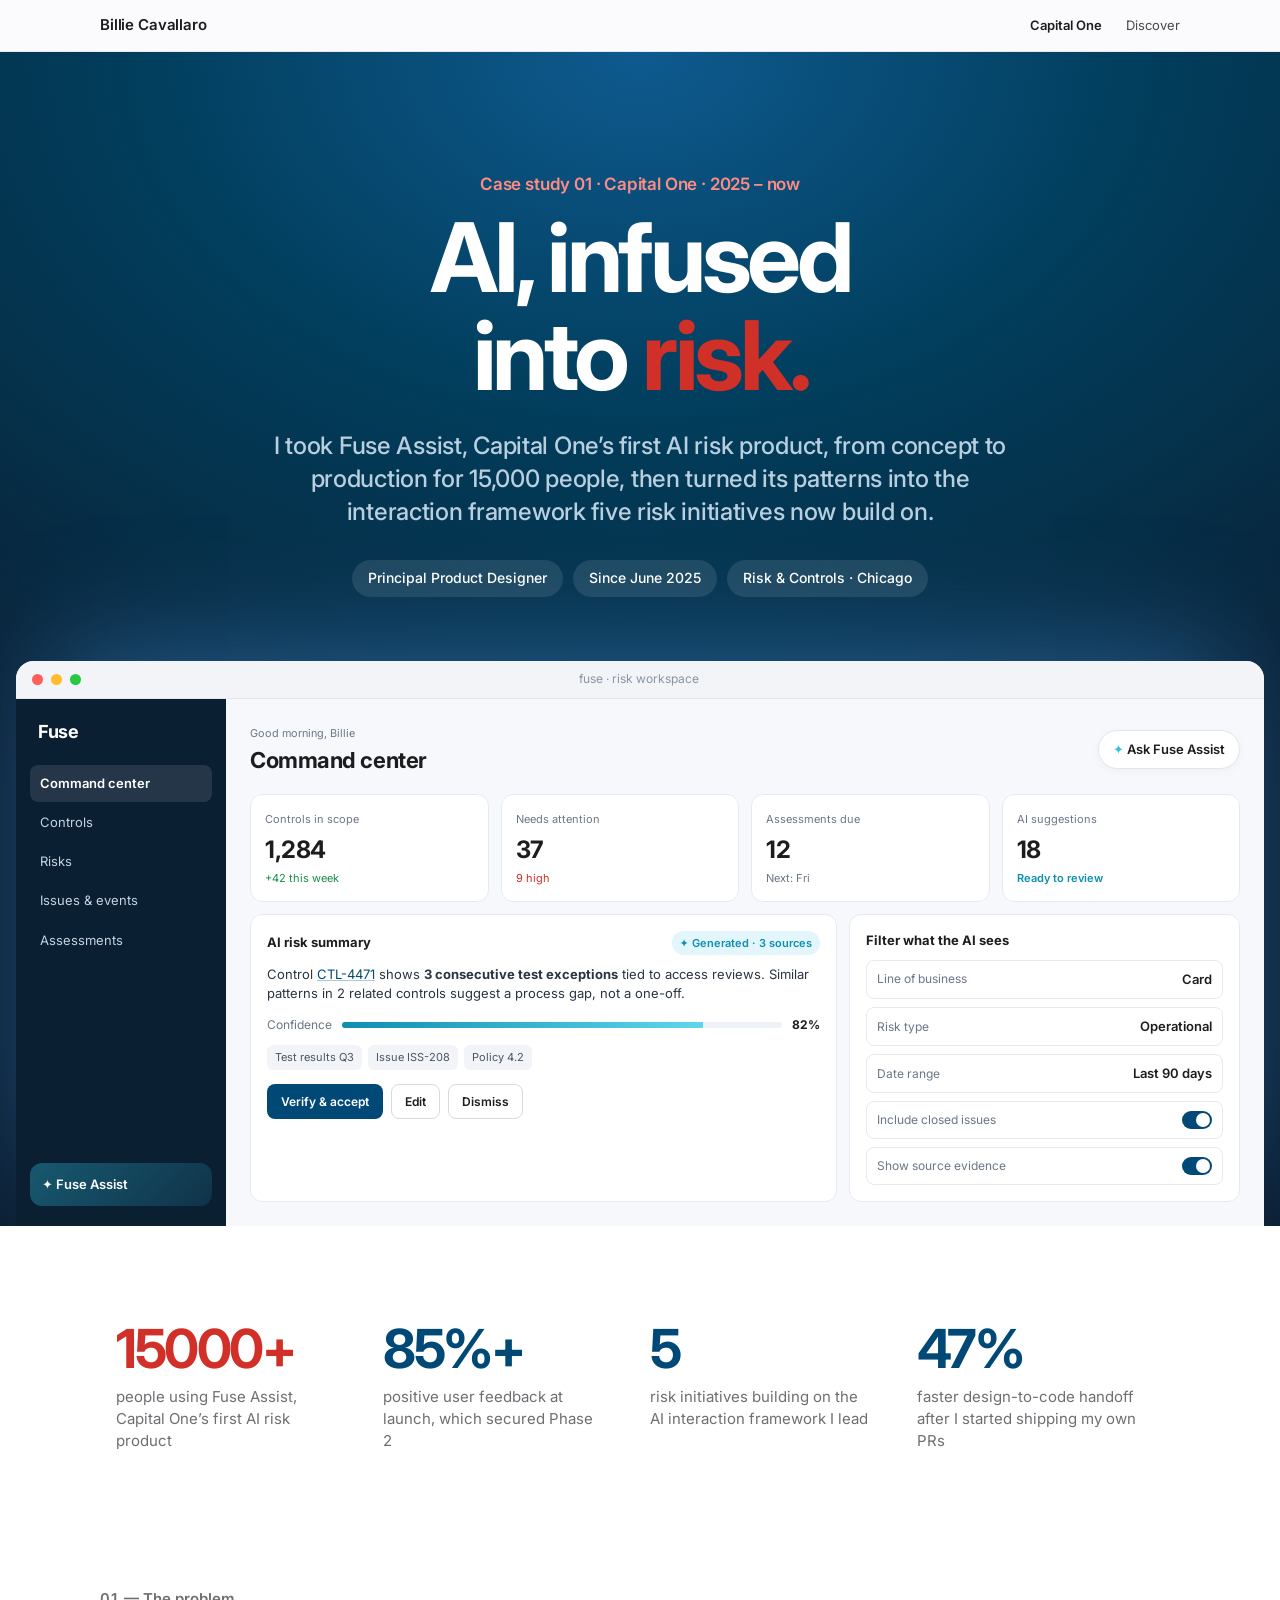
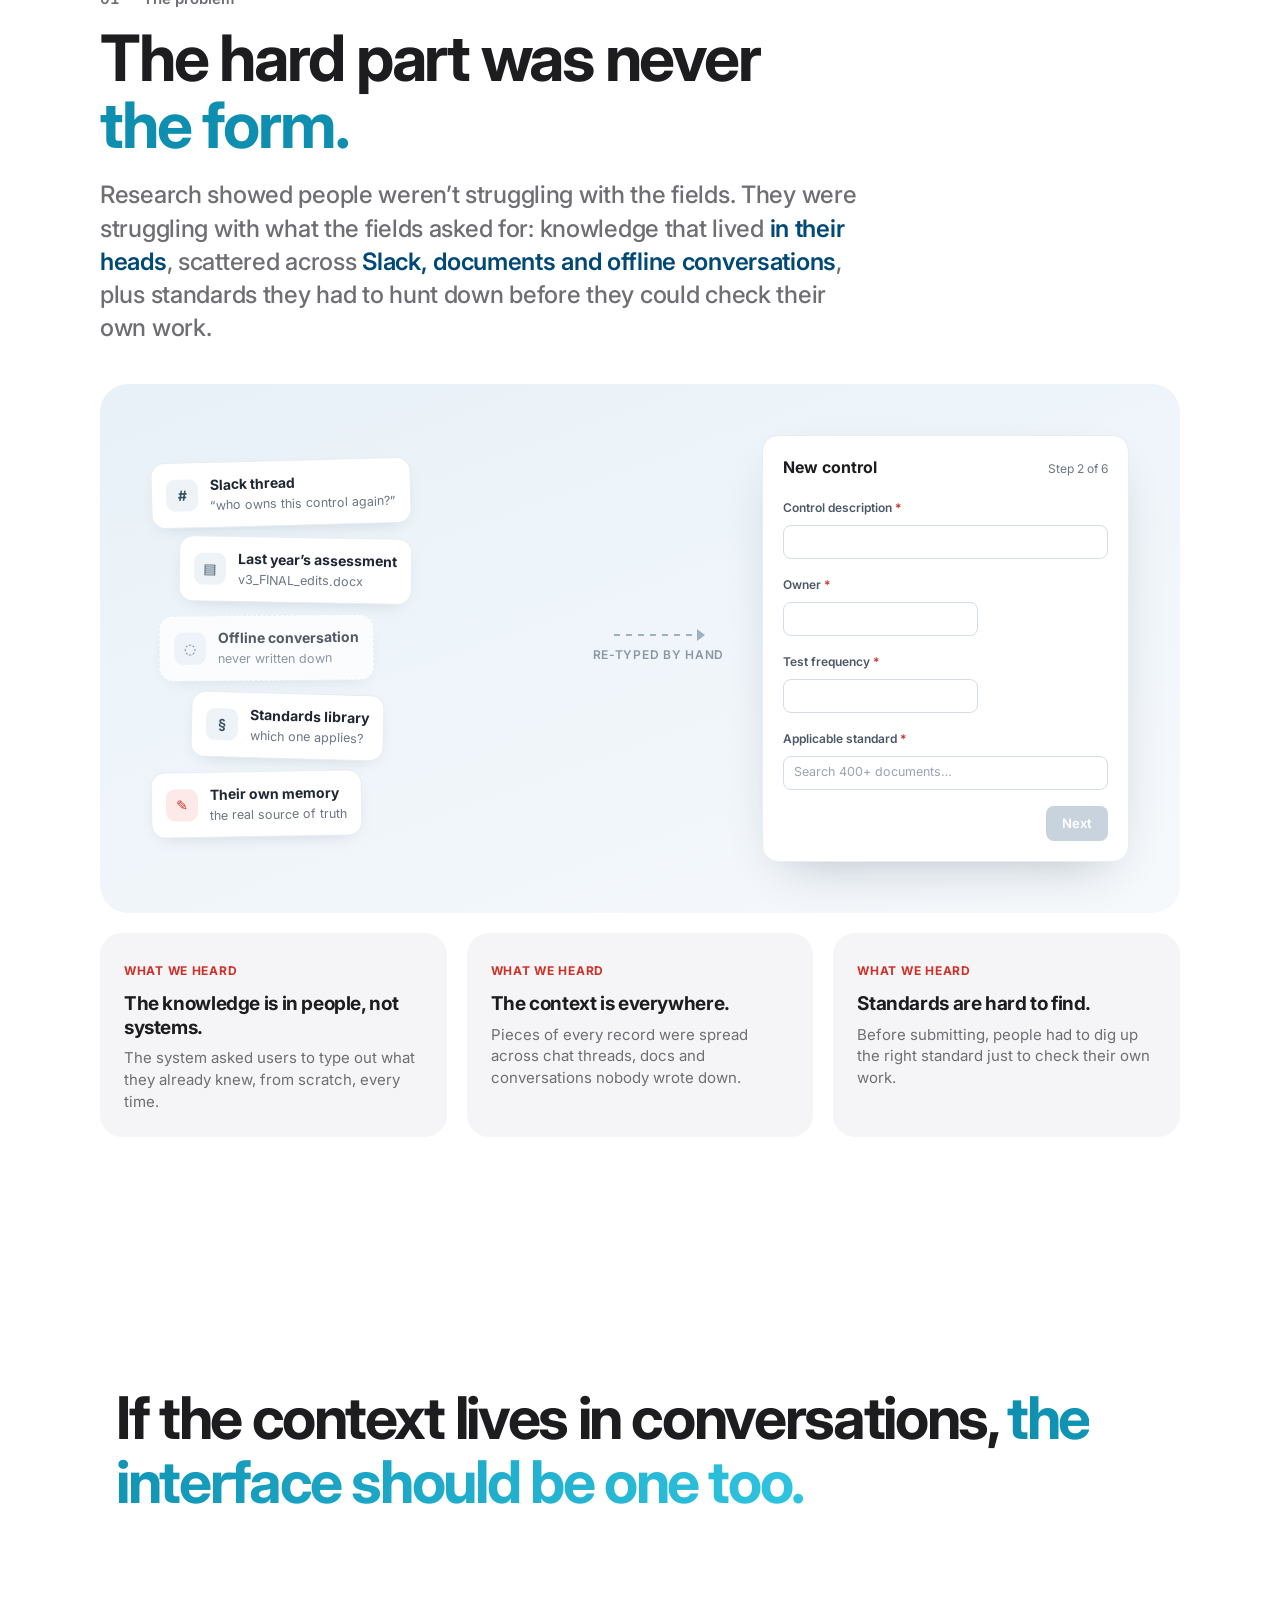
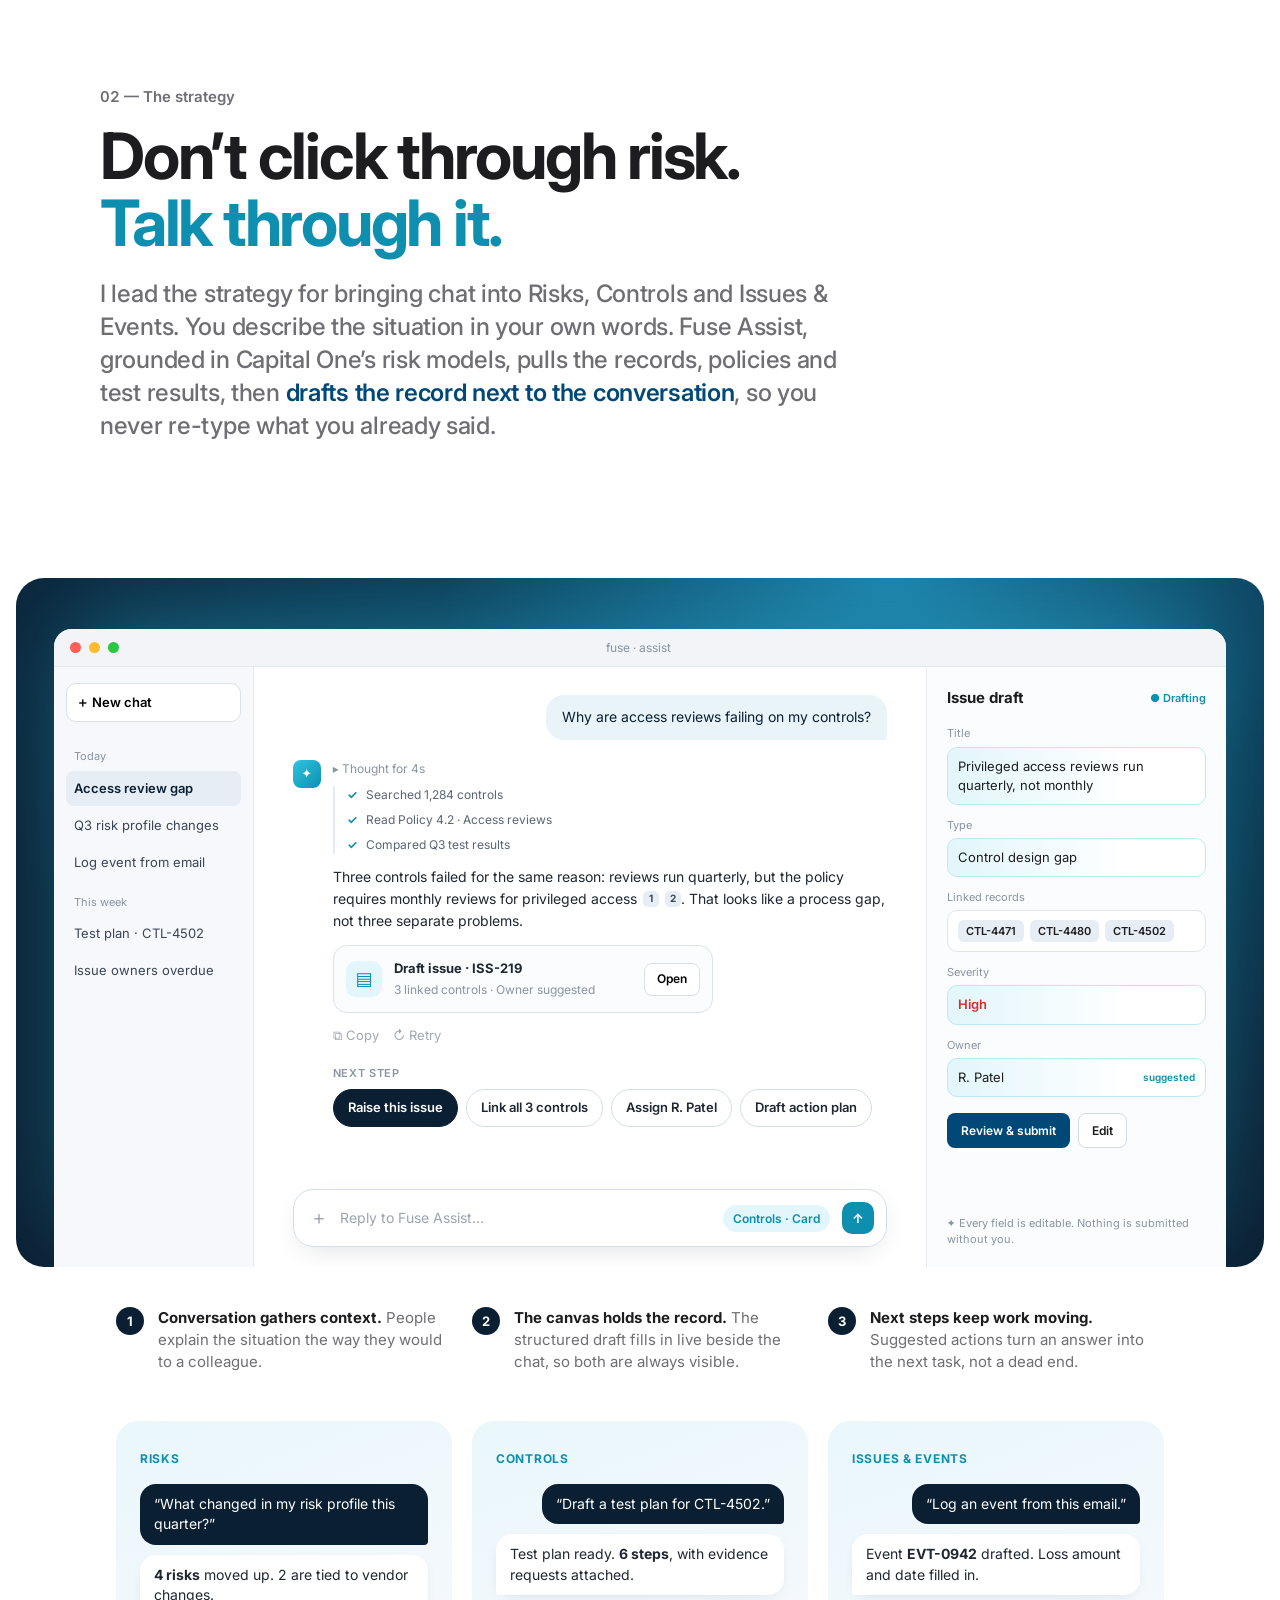
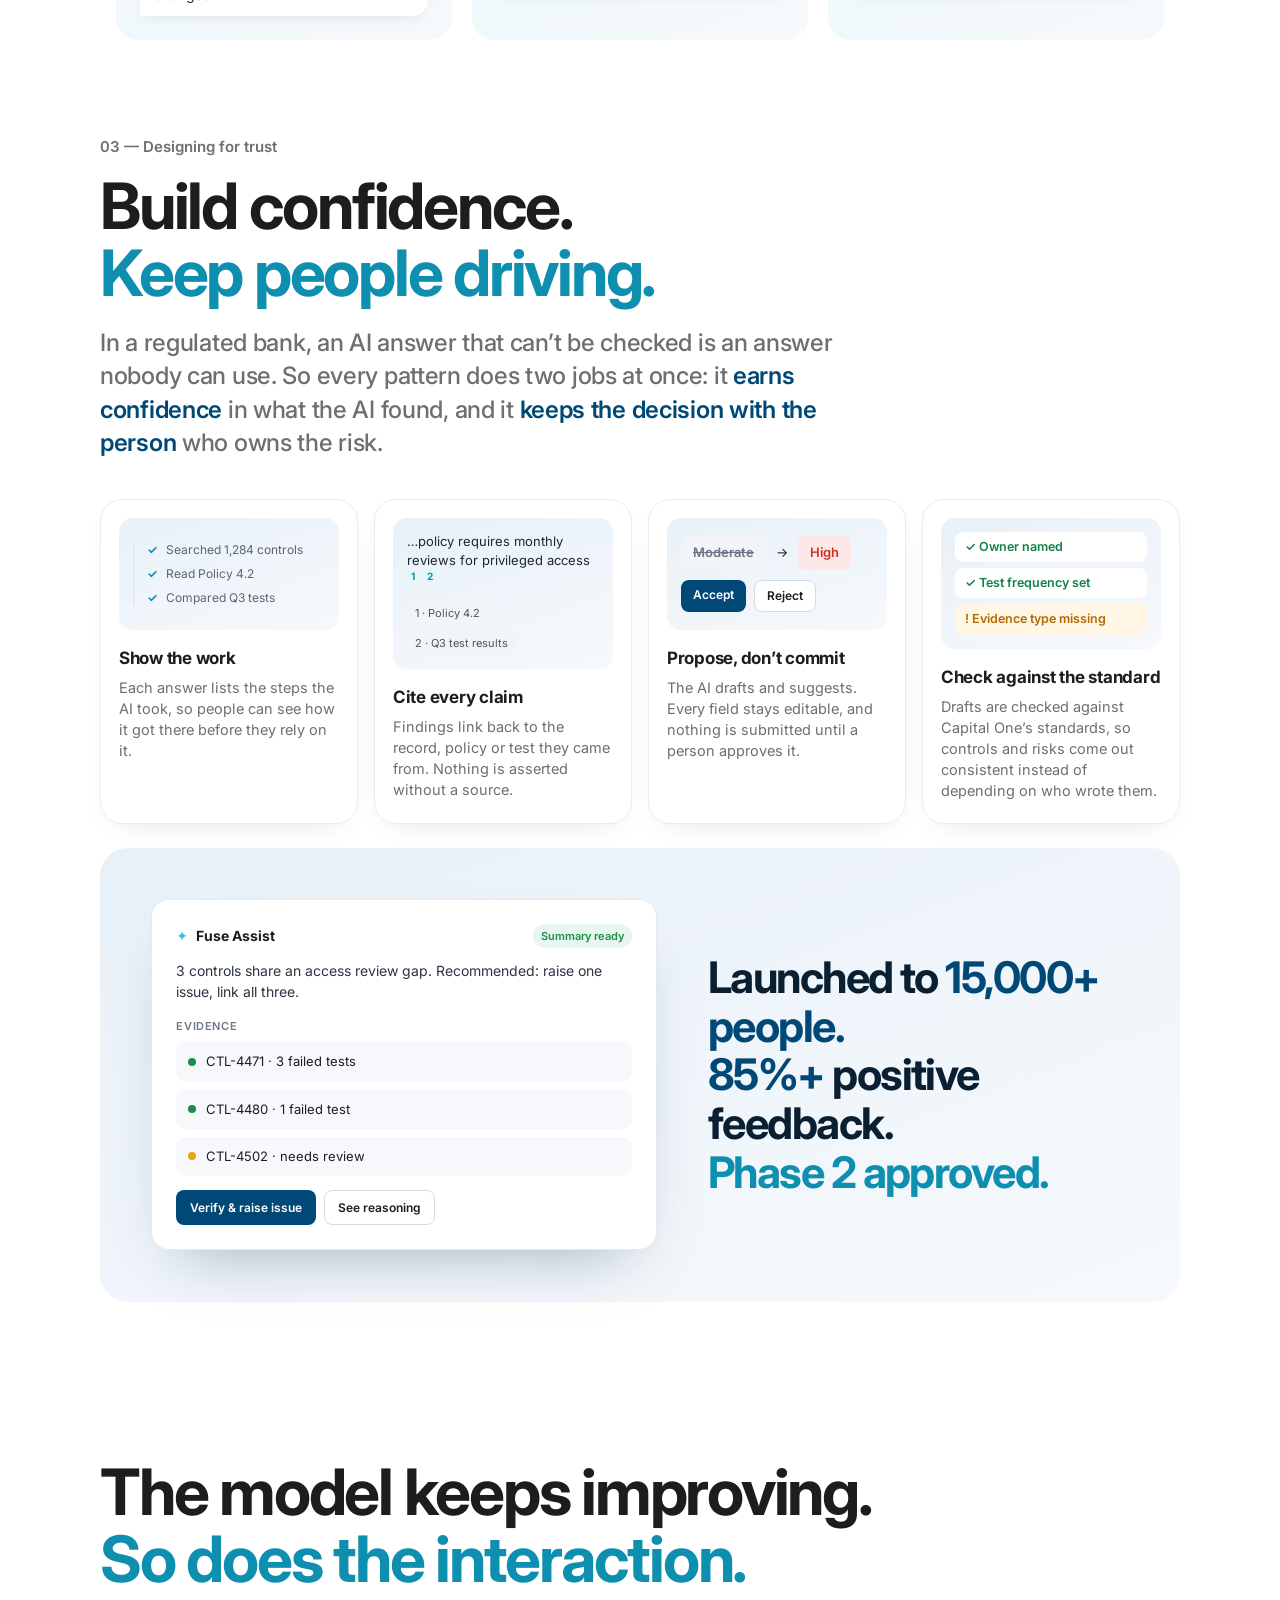
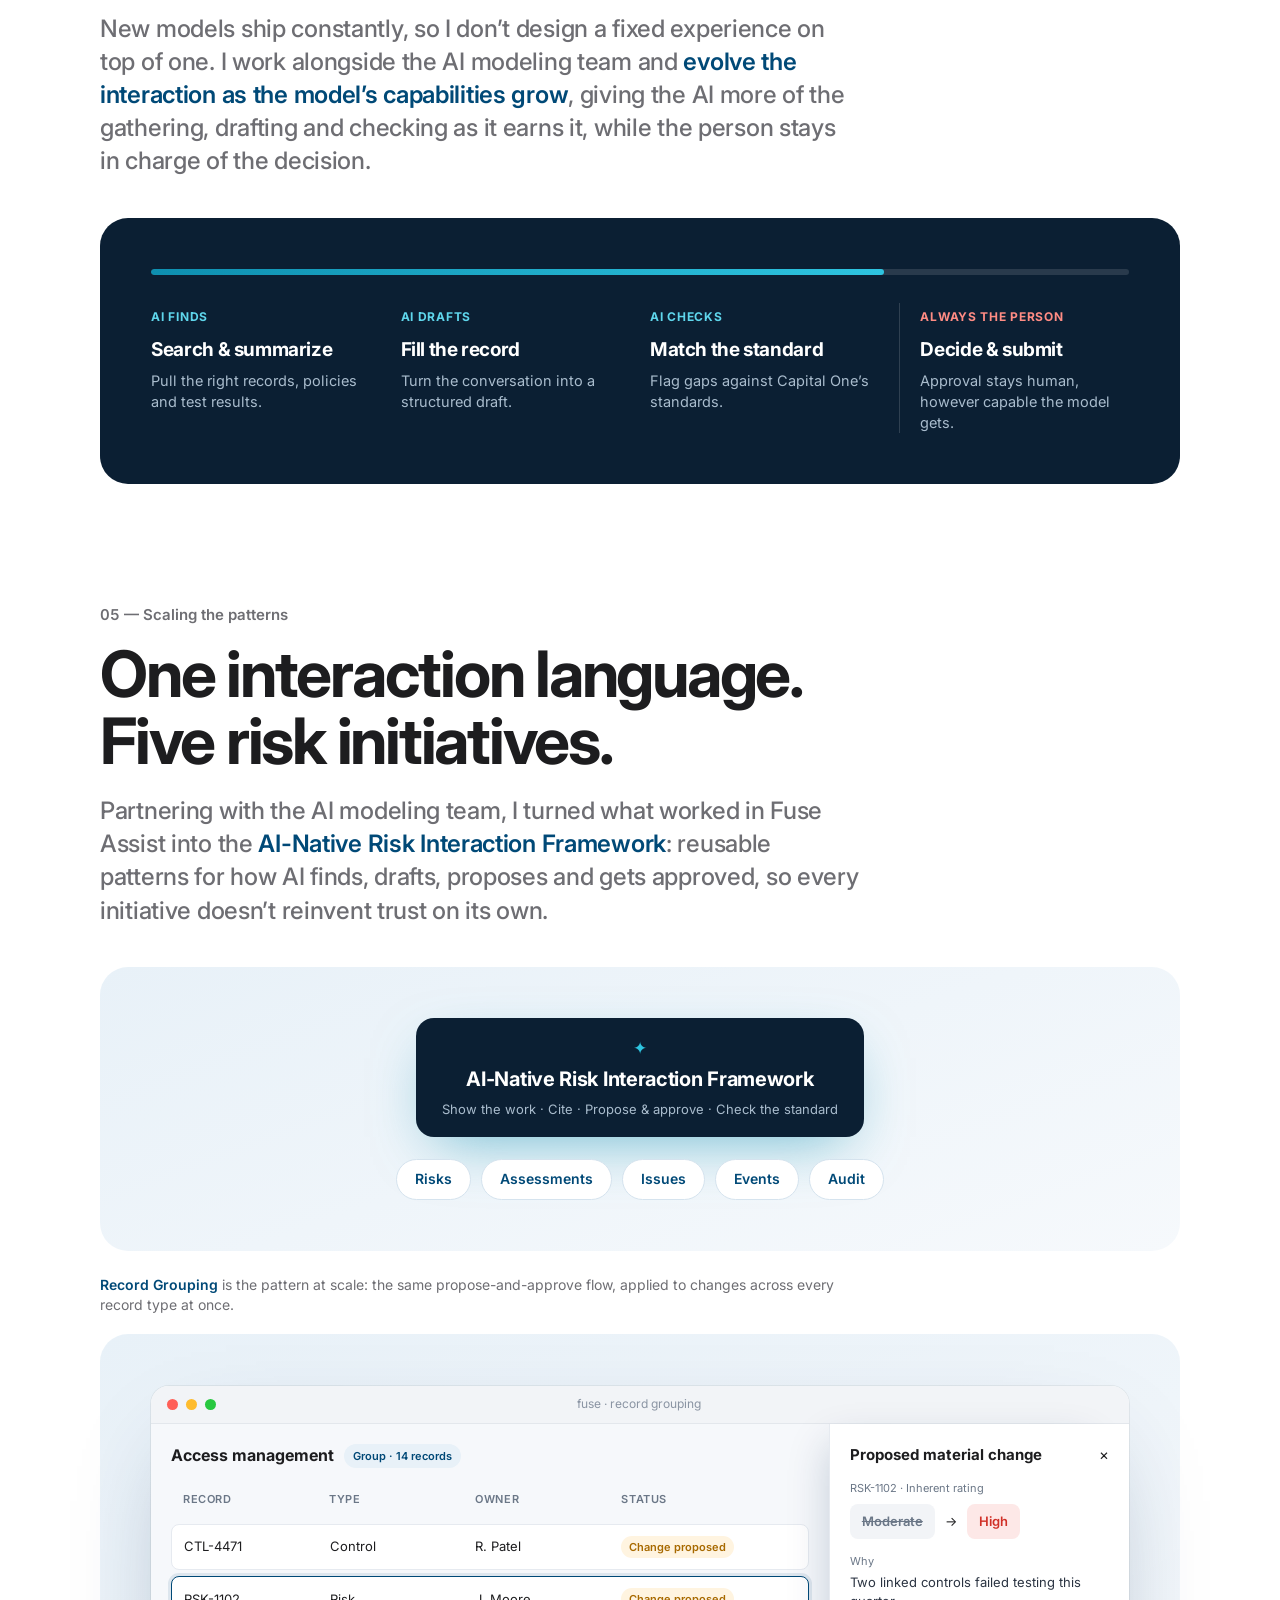
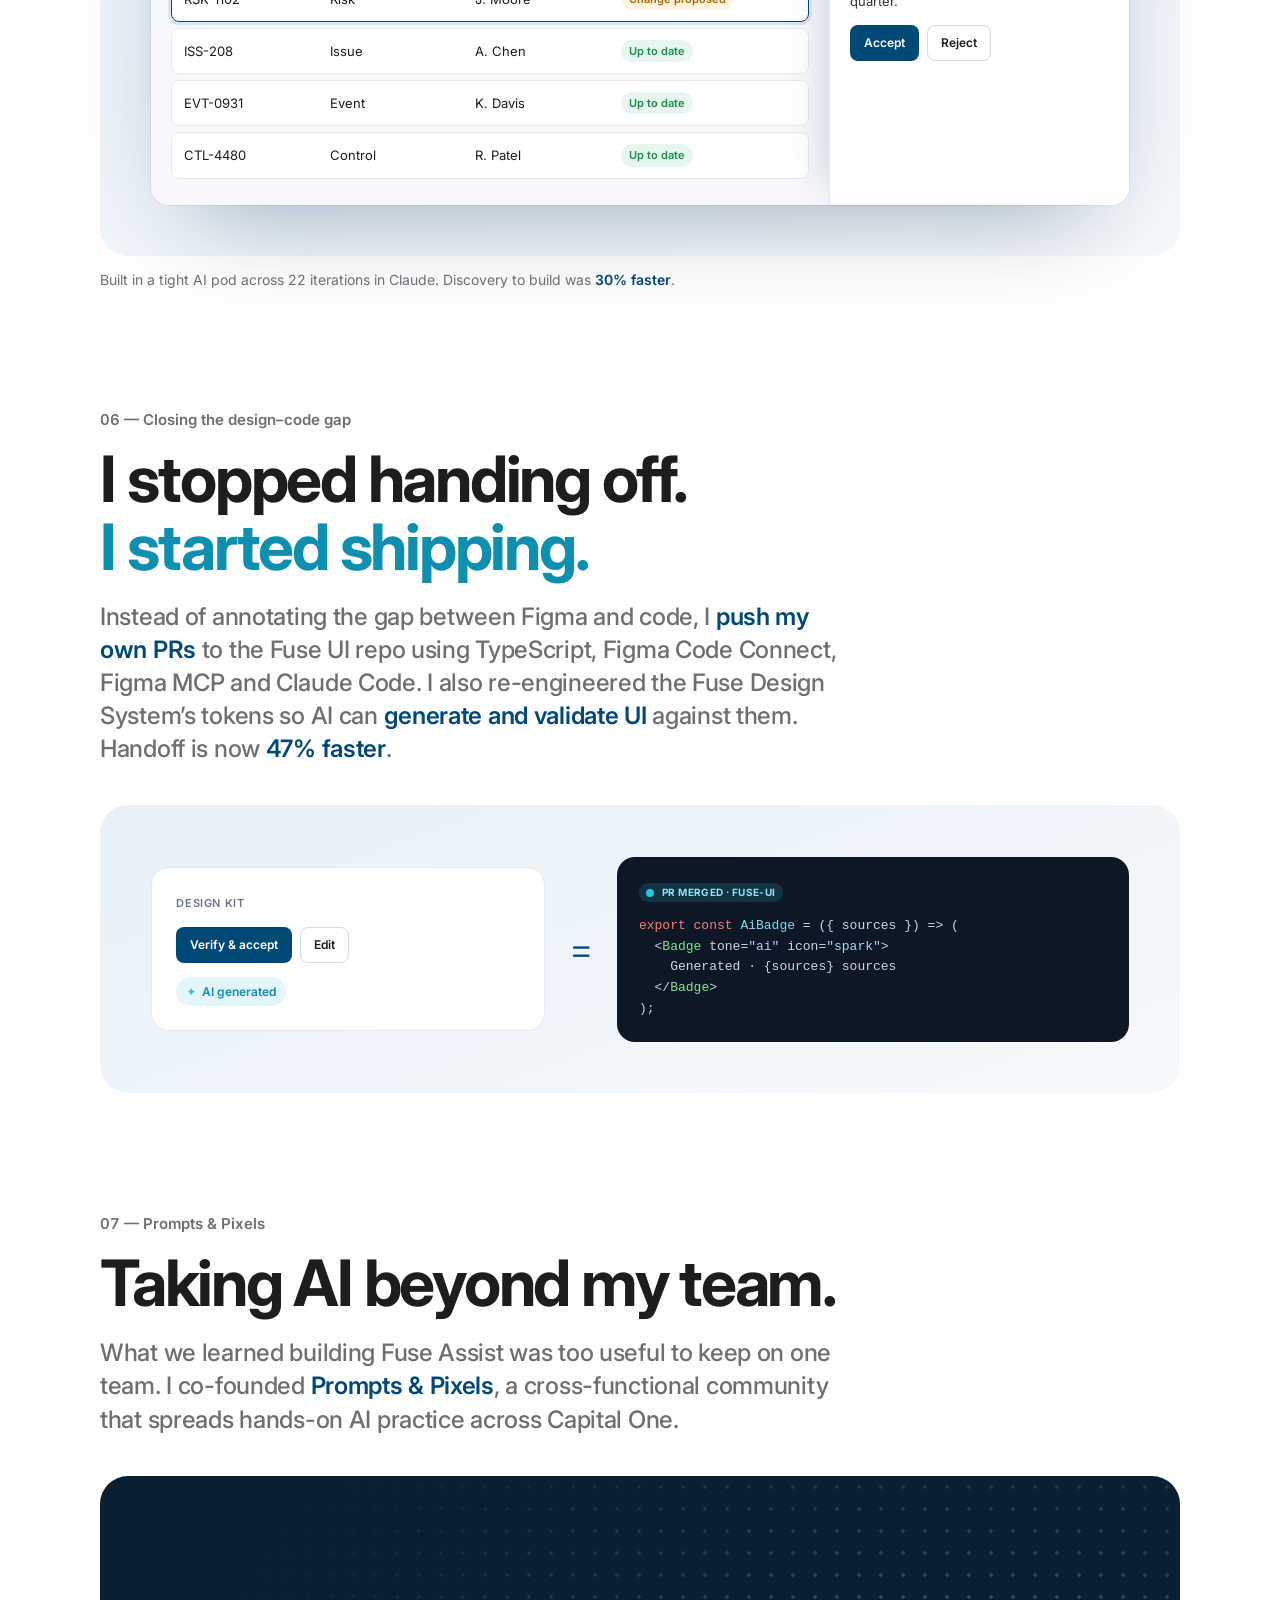
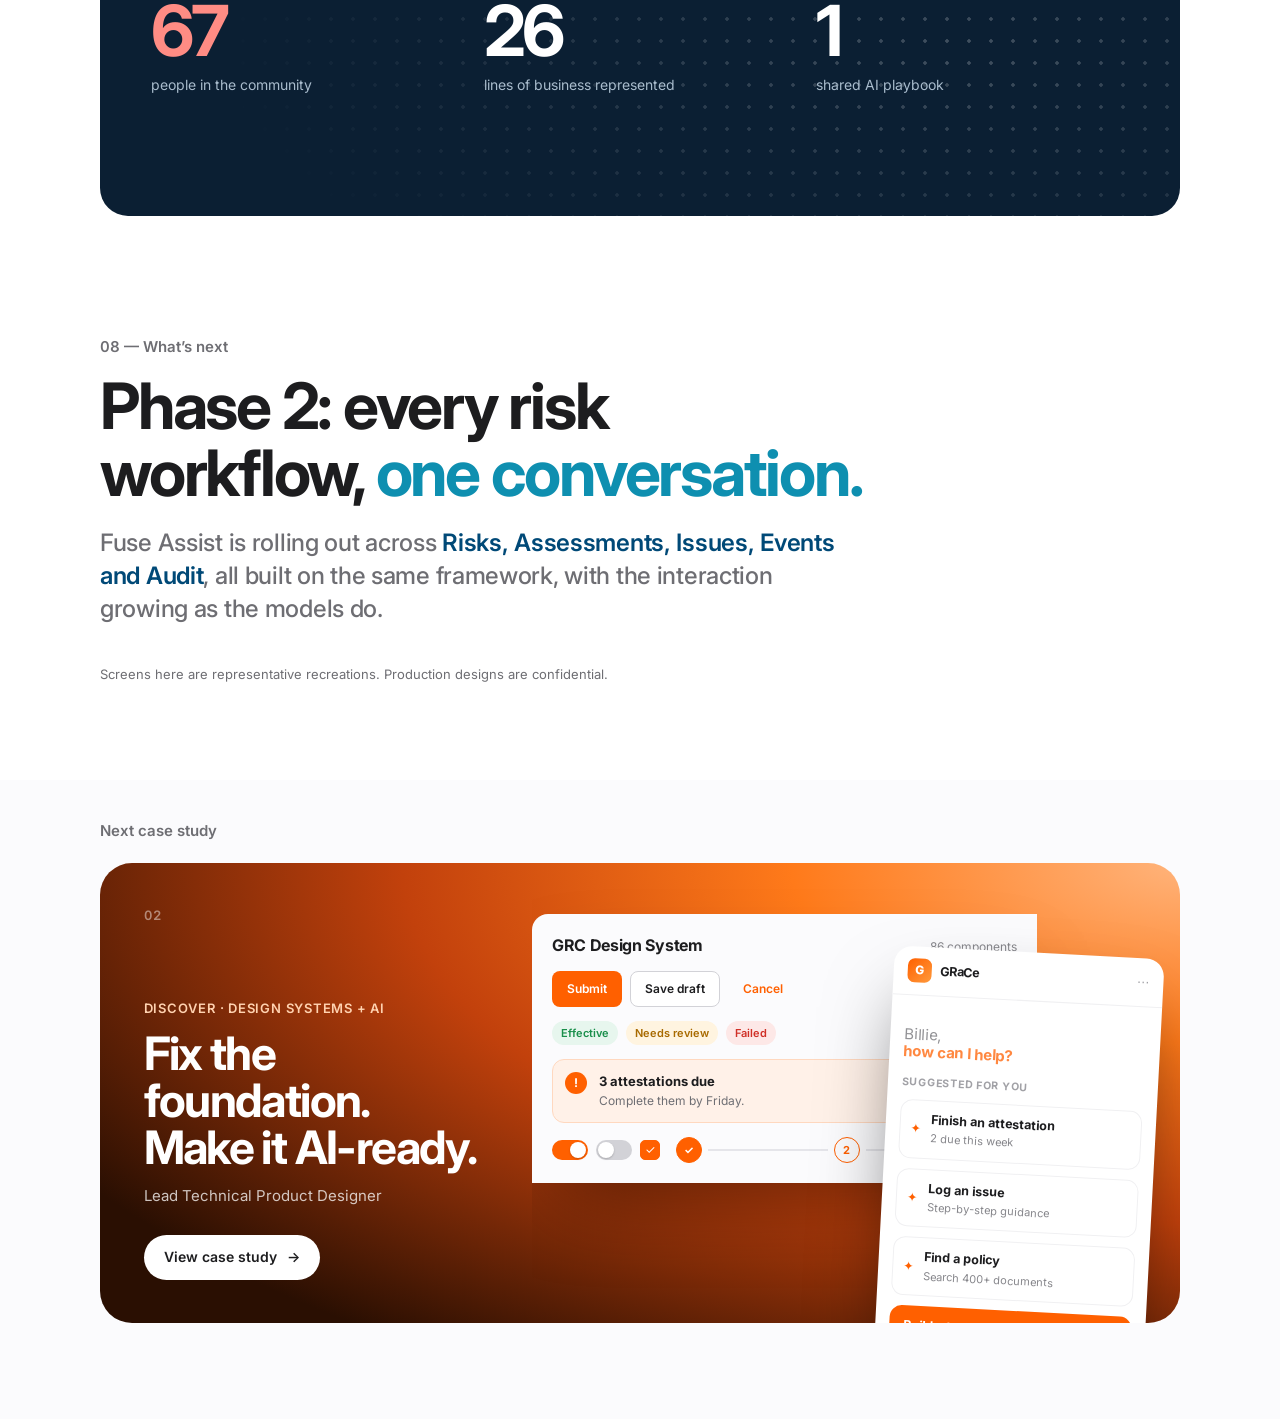
<file: work/capitalone.html>
<!doctype html>
<html lang="en">
<head>
<meta charset="utf-8">
<meta name="viewport" content="width=device-width, initial-scale=1">
<meta name="robots" content="noindex, nofollow">
<meta name="description" content="How Billie Cavallaro designed Fuse Assist, Capital One’s first AI risk product, and the AI-Native Risk Interaction Framework.">
<title>Capital One · Billie Cavallaro</title>
<link rel="preconnect" href="https://fonts.googleapis.com">
<link rel="preconnect" href="https://fonts.gstatic.com" crossorigin>
<link href="https://fonts.googleapis.com/css2?family=Inter:wght@400;500;600;700;800&family=Antonio:wght@600;700&display=swap" rel="stylesheet">
<link rel="stylesheet" href="styles.css?v=3152832">
<link rel="icon" type="image/svg+xml" href="img/favicon.svg">
<link rel="apple-touch-icon" href="img/apple-touch-icon.png">
</head>
<body>
<nav class="nav" id="nav">
  <a class="name" href="index.html">Billie Cavallaro</a>
  <div class="links"><a href="capitalone.html" aria-current="page">Capital One</a><a href="discover.html">Discover</a></div>
</nav>
<section class="case c1" id="capitalone">
  <div class="c1-hero">
    <div class="wrap">
      <p class="eyebrow rv">Case study 01 · Capital One · 2025 – now</p>
      <h2 class="h-xl rv">AI, infused<br>into <span class="c1red">risk.</span></h2>
      <p class="lede rv">I took Fuse Assist, Capital One’s first AI risk product, from concept to production for 15,000 people, then turned its patterns into the interaction framework five risk initiatives now build on.</p>
      <div class="meta rv"><span>Principal Product Designer</span><span>Since June 2025</span><span>Risk &amp; Controls · Chicago</span></div>
    </div>
    <div class="wide rv c1-herostage">
      <div class="bw">
        <div class="bw-bar" aria-hidden="true"><i></i><i></i><i></i><span>fuse · risk workspace</span></div>
        <div class="app">
          <aside class="app-side">
            <div class="app-logo"><b>Fuse</b></div>
            <a class="on">Command center</a><a>Controls</a><a>Risks</a><a>Issues &amp; events</a><a>Assessments</a>
            <div class="app-side-ai"><span class="spark">✦</span> Fuse Assist</div>
          </aside>
          <main class="app-main">
            <div class="app-top"><div><small>Good morning, Billie</small><h4>Command center</h4></div><div class="pill-ai"><span class="spark">✦</span> Ask Fuse Assist</div></div>
            <div class="kpis4">
              <div><small>Controls in scope</small><b>1,284</b><em class="up">+42 this week</em></div>
              <div><small>Needs attention</small><b>37</b><em class="dn">9 high</em></div>
              <div><small>Assessments due</small><b>12</b><em>Next: Fri</em></div>
              <div><small>AI suggestions</small><b>18</b><em class="ai">Ready to review</em></div>
            </div>
            <div class="app-grid">
              <div class="panel">
                <div class="phd"><b>AI risk summary</b><span class="badge-ai">✦ Generated · 3 sources</span></div>
                <p class="aitext">Control <u>CTL-4471</u> shows <b>3 consecutive test exceptions</b> tied to access reviews. Similar patterns in 2 related controls suggest a process gap, not a one-off.</p>
                <div class="conf"><span>Confidence</span><i style="--w:82%"></i><b>82%</b></div>
                <div class="srcs"><span>Test results Q3</span><span>Issue ISS-208</span><span>Policy 4.2</span></div>
                <div class="actions"><button class="b-primary">Verify &amp; accept</button><button class="b-ghost">Edit</button><button class="b-ghost">Dismiss</button></div>
              </div>
              <div class="panel">
                <div class="phd"><b>Filter what the AI sees</b></div>
                <div class="filters">
                  <label><span>Line of business</span><em>Card</em></label>
                  <label><span>Risk type</span><em>Operational</em></label>
                  <label><span>Date range</span><em>Last 90 days</em></label>
                  <label class="tg"><span>Include closed issues</span><i class="on"></i></label>
                  <label class="tg"><span>Show source evidence</span><i class="on"></i></label>
                </div>
              </div>
            </div>
          </main>
        </div>
      </div>
    </div>
  </div>


  <!-- Results -->
  <div class="wrap">
    <div class="c1stats">
      <div class="rv"><div class="n"><span data-count="15000" data-suffix="+">15,000+</span></div><div class="l">people using Fuse Assist, Capital One’s first AI risk product</div></div>
      <div class="rv"><div class="n"><span data-count="85" data-suffix="%+">85%+</span></div><div class="l">positive user feedback at launch, which secured Phase 2</div></div>
      <div class="rv"><div class="n"><span data-count="5">5</span></div><div class="l">risk initiatives building on the AI interaction framework I lead</div></div>
      <div class="rv"><div class="n"><span data-count="47" data-suffix="%">47%</span></div><div class="l">faster design-to-code handoff after I started shipping my own PRs</div></div>
    </div>
  </div>

  <!-- 01 Problem -->
  <div class="chapter wrap">
    <div class="c1head">
      <p class="num rv">01 — The problem</p>
      <h3 class="h-l rv">The hard part was never<br><span class="aq">the form.</span></h3>
      <p class="lede rv">Research showed people weren’t struggling with the fields. They were struggling with what the fields asked for: knowledge that lived <b>in their heads</b>, scattered across <b>Slack, documents and offline conversations</b>, plus standards they had to hunt down before they could check their own work.</p>
    </div>
    <div class="c1stage rv">
      <div class="frag">
        <div class="frag-src" aria-label="Where the information lived">
          <div class="fs fs1"><i>#</i><div><b>Slack thread</b><span>“who owns this control again?”</span></div></div>
          <div class="fs fs2"><i>▤</i><div><b>Last year’s assessment</b><span>v3_FINAL_edits.docx</span></div></div>
          <div class="fs fs3"><i>◌</i><div><b>Offline conversation</b><span>never written down</span></div></div>
          <div class="fs fs4"><i>§</i><div><b>Standards library</b><span>which one applies?</span></div></div>
          <div class="fs fs5"><i>✎</i><div><b>Their own memory</b><span>the real source of truth</span></div></div>
        </div>
        <div class="frag-arrow" aria-hidden="true"><em></em><span>re-typed by hand</span></div>
        <div class="frag-form" aria-label="The blank record they had to fill in">
          <div class="ff-h"><b>New control</b><span>Step 2 of 6</span></div>
          <label><small>Control description <em>*</em></small><div class="ff-f"></div></label>
          <label><small>Owner <em>*</em></small><div class="ff-f short"></div></label>
          <label><small>Test frequency <em>*</em></small><div class="ff-f short"></div></label>
          <label><small>Applicable standard <em>*</em></small><div class="ff-f"><span class="ff-ph">Search 400+ documents…</span></div></label>
          <div class="ff-a"><span class="ff-btn">Next</span></div>
        </div>
      </div>
    </div>
    <div class="insights">
      <div class="rv"><small>What we heard</small><b>The knowledge is in people, not systems.</b><p>The system asked users to type out what they already knew, from scratch, every time.</p></div>
      <div class="rv"><small>What we heard</small><b>The context is everywhere.</b><p>Pieces of every record were spread across chat threads, docs and conversations nobody wrote down.</p></div>
      <div class="rv"><small>What we heard</small><b>Standards are hard to find.</b><p>Before submitting, people had to dig up the right standard just to check their own work.</p></div>
    </div>
  </div>

  <div class="wrap say"><p class="rv">If the context lives in conversations, <span>the interface should be one too.</span></p></div>

  <!-- 02 Strategy -->
  <div class="chapter wrap">
    <div class="c1head">
      <p class="num rv">02 — The strategy</p>
      <h3 class="h-l rv">Don’t click through risk.<br><span class="aq">Talk through it.</span></h3>
      <p class="lede rv">I lead the strategy for bringing chat into Risks, Controls and Issues &amp; Events. You describe the situation in your own words. Fuse Assist, grounded in Capital One’s risk models, pulls the records, policies and test results, then <b>drafts the record next to the conversation</b>, so you never re-type what you already said.</p>
    </div>
  </div>
  <div class="wide rv">
    <div class="chatstage">
      <div class="bw chatwin">
        <div class="bw-bar" aria-hidden="true"><i></i><i></i><i></i><span>fuse · assist</span></div>
        <div class="cw">
          <aside class="cw-side">
            <button class="cw-new">＋ New chat</button>
            <small>Today</small>
            <a class="on">Access review gap</a>
            <a>Q3 risk profile changes</a>
            <a>Log event from email</a>
            <small>This week</small>
            <a>Test plan · CTL-4502</a>
            <a>Issue owners overdue</a>
          </aside>
          <main class="cw-main">
            <div class="cw-thread">
              <div class="msg-u">Why are access reviews failing on my controls?</div>
              <div class="msg-a">
                <div class="av">✦</div>
                <div class="body">
                  <div class="think">▸ Thought for 4s</div>
                  <div class="aisteps">
                    <span><i>✓</i>Searched 1,284 controls</span>
                    <span><i>✓</i>Read Policy 4.2 · Access reviews</span>
                    <span><i>✓</i>Compared Q3 test results</span>
                  </div>
                  <p>Three controls failed for the same reason: reviews run quarterly, but the policy requires monthly reviews for privileged access <sup>1</sup> <sup>2</sup>. That looks like a process gap, not three separate problems.</p>
                  <div class="artifact">
                    <div class="ai-ico">▤</div>
                    <div><b>Draft issue · ISS-219</b><small>3 linked controls · Owner suggested</small></div>
                    <button>Open</button>
                  </div>
                  <div class="fb" aria-hidden="true"><span>⧉ Copy</span><span>↻ Retry</span></div>
                </div>
              </div>
              <div class="next">
                <small>Next step</small>
                <div><span class="go">Raise this issue</span><span>Link all 3 controls</span><span>Assign R. Patel</span><span>Draft action plan</span></div>
              </div>
            </div>
            <div class="composer">
              <span class="plus">＋</span>
              <span class="ph-t">Reply to Fuse Assist…</span>
              <span class="ctx">Controls · Card</span>
              <span class="send">↑</span>
            </div>
          </main>
          <aside class="cw-canvas">
            <div class="cv-h"><b>Issue draft</b><span class="live">● Drafting</span></div>
            <label><small>Title</small><div class="fld fill">Privileged access reviews run quarterly, not monthly</div></label>
            <label><small>Type</small><div class="fld fill">Control design gap</div></label>
            <label><small>Linked records</small><div class="fld"><em>CTL-4471</em><em>CTL-4480</em><em>CTL-4502</em></div></label>
            <label><small>Severity</small><div class="fld fill sev">High</div></label>
            <label><small>Owner</small><div class="fld fill">R. Patel <span class="sug">suggested</span></div></label>
            <div class="cv-a"><button class="b-primary">Review &amp; submit</button><button class="b-ghost">Edit</button></div>
            <p class="cv-note">✦ Every field is editable. Nothing is submitted without you.</p>
          </aside>
        </div>
      </div>
    </div>
  </div>
  <div class="wrap">
    <div class="anno">
      <div class="rv"><i>1</i><p><b>Conversation gathers context.</b> People explain the situation the way they would to a colleague.</p></div>
      <div class="rv"><i>2</i><p><b>The canvas holds the record.</b> The structured draft fills in live beside the chat, so both are always visible.</p></div>
      <div class="rv"><i>3</i><p><b>Next steps keep work moving.</b> Suggested actions turn an answer into the next task, not a dead end.</p></div>
    </div>
    <div class="domains">
      <div class="dm rv"><small>Risks</small><div class="q">“What changed in my risk profile this quarter?”</div><div class="a"><b>4 risks</b> moved up. 2 are tied to vendor changes.</div></div>
      <div class="dm rv"><small>Controls</small><div class="q">“Draft a test plan for CTL-4502.”</div><div class="a">Test plan ready. <b>6 steps</b>, with evidence requests attached.</div></div>
      <div class="dm rv"><small>Issues &amp; Events</small><div class="q">“Log an event from this email.”</div><div class="a">Event <b>EVT-0942</b> drafted. Loss amount and date filled in.</div></div>
    </div>
  </div>

  <!-- 03 Trust -->
  <div class="chapter wrap">
    <div class="c1head">
      <p class="num rv">03 — Designing for trust</p>
      <h3 class="h-l rv">Build confidence.<br><span class="aq">Keep people driving.</span></h3>
      <p class="lede rv">In a regulated bank, an AI answer that can’t be checked is an answer nobody can use. So every pattern does two jobs at once: it <b>earns confidence</b> in what the AI found, and it <b>keeps the decision with the person</b> who owns the risk.</p>
    </div>
    <div class="tp">
      <div class="tp-c rv">
        <div class="tp-v"><div class="aisteps"><span><i>✓</i>Searched 1,284 controls</span><span><i>✓</i>Read Policy 4.2</span><span><i>✓</i>Compared Q3 tests</span></div></div>
        <b>Show the work</b><p>Each answer lists the steps the AI took, so people can see how it got there before they rely on it.</p>
      </div>
      <div class="tp-c rv">
        <div class="tp-v"><p class="tp-cite">…policy requires monthly reviews for privileged access <sup>1</sup> <sup>2</sup></p><div class="srcs"><span>1 · Policy 4.2</span><span>2 · Q3 test results</span></div></div>
        <b>Cite every claim</b><p>Findings link back to the record, policy or test they came from. Nothing is asserted without a source.</p>
      </div>
      <div class="tp-c rv">
        <div class="tp-v"><div class="diff"><div class="old">Moderate</div><span>→</span><div class="new">High</div></div><div class="tp-btns"><span class="b-primary">Accept</span><span class="b-ghost">Reject</span></div></div>
        <b>Propose, don’t commit</b><p>The AI drafts and suggests. Every field stays editable, and nothing is submitted until a person approves it.</p>
      </div>
      <div class="tp-c rv">
        <div class="tp-v"><div class="tp-check"><span class="ok">✓ Owner named</span><span class="ok">✓ Test frequency set</span><span class="warn">! Evidence type missing</span></div></div>
        <b>Check against the standard</b><p>Drafts are checked against Capital One’s standards, so controls and risks come out consistent instead of depending on who wrote them.</p>
      </div>
    </div>
    <div class="c1stage rv tp-stage">
      <div class="verify">
        <div class="v-card">
          <div class="v-head"><span class="spark">✦</span><b>Fuse Assist</b><span class="v-st">Summary ready</span></div>
          <p>3 controls share an access review gap. Recommended: raise one issue, link all three.</p>
          <div class="v-ev"><small>Evidence</small>
            <div><i class="ok"></i>CTL-4471 · 3 failed tests</div>
            <div><i class="ok"></i>CTL-4480 · 1 failed test</div>
            <div><i class="warn"></i>CTL-4502 · needs review</div>
          </div>
          <div class="v-act"><button class="b-primary">Verify &amp; raise issue</button><button class="b-ghost">See reasoning</button></div>
        </div>
        <div class="v-side">
          <p class="v-say">Launched to <b>15,000+ people.</b><br><b>85%+</b> positive feedback.<br><span>Phase 2 approved.</span></p>
        </div>
      </div>
    </div>
  </div>

  <!-- 04 Model -->
  <div class="chapter wrap">
    <div class="c1head">
      <p class="num rv">04 — Designing with the model</p>
      <h3 class="h-l rv">The model keeps improving.<br><span class="aq">So does the interaction.</span></h3>
      <p class="lede rv">New models ship constantly, so I don’t design a fixed experience on top of one. I work alongside the AI modeling team and <b>evolve the interaction as the model’s capabilities grow</b>, giving the AI more of the gathering, drafting and checking as it earns it, while the person stays in charge of the decision.</p>
    </div>
    <div class="dial rv">
      <div class="dial-track" aria-hidden="true"><i></i></div>
      <div class="dial-steps">
        <div class="on"><small>AI finds</small><b>Search &amp; summarize</b><p>Pull the right records, policies and test results.</p></div>
        <div class="on"><small>AI drafts</small><b>Fill the record</b><p>Turn the conversation into a structured draft.</p></div>
        <div class="on"><small>AI checks</small><b>Match the standard</b><p>Flag gaps against Capital One’s standards.</p></div>
        <div class="always"><small>Always the person</small><b>Decide &amp; submit</b><p>Approval stays human, however capable the model gets.</p></div>
      </div>
    </div>
  </div>

  <!-- 05 Framework -->
  <div class="chapter wrap">
    <div class="c1head">
      <p class="num rv">05 — Scaling the patterns</p>
      <h3 class="h-l rv">One interaction language.<br>Five risk initiatives.</h3>
      <p class="lede rv">Partnering with the AI modeling team, I turned what worked in Fuse Assist into the <b>AI-Native Risk Interaction Framework</b>: reusable patterns for how AI finds, drafts, proposes and gets approved, so every initiative doesn’t reinvent trust on its own.</p>
    </div>
    <div class="fw rv">
      <div class="fw-core"><span class="spark">✦</span><b>AI-Native Risk Interaction Framework</b><small>Show the work · Cite · Propose &amp; approve · Check the standard</small></div>
      <div class="fw-list"><span>Risks</span><span>Assessments</span><span>Issues</span><span>Events</span><span>Audit</span></div>
    </div>
    <p class="cap rv fw-cap"><b>Record Grouping</b> is the pattern at scale: the same propose-and-approve flow, applied to changes across every record type at once.</p>
    <div class="c1stage rv">
      <div class="bw">
        <div class="bw-bar" aria-hidden="true"><i></i><i></i><i></i><span>fuse · record grouping</span></div>
        <div class="rg">
          <div class="rg-table">
            <div class="rg-top"><b>Access management</b><span class="chip">Group · 14 records</span></div>
            <div class="rg-row h"><span>Record</span><span>Type</span><span>Owner</span><span>Status</span></div>
            <div class="rg-row"><span>CTL-4471</span><span>Control</span><span>R. Patel</span><span class="st warn">Change proposed</span></div>
            <div class="rg-row sel"><span>RSK-1102</span><span>Risk</span><span>J. Moore</span><span class="st warn">Change proposed</span></div>
            <div class="rg-row"><span>ISS-208</span><span>Issue</span><span>A. Chen</span><span class="st ok">Up to date</span></div>
            <div class="rg-row"><span>EVT-0931</span><span>Event</span><span>K. Davis</span><span class="st ok">Up to date</span></div>
            <div class="rg-row"><span>CTL-4480</span><span>Control</span><span>R. Patel</span><span class="st ok">Up to date</span></div>
          </div>
          <div class="rg-fly">
            <div class="fh"><b>Proposed material change</b><span>×</span></div>
            <small>RSK-1102 · Inherent rating</small>
            <div class="diff"><div class="old">Moderate</div><span>→</span><div class="new">High</div></div>
            <small>Why</small>
            <p>Two linked controls failed testing this quarter.</p>
            <div class="fa"><button class="b-primary">Accept</button><button class="b-ghost">Reject</button></div>
          </div>
        </div>
      </div>
    </div>
    <p class="cap rv">Built in a tight AI pod across 22 iterations in Claude. Discovery to build was <b>30% faster</b>.</p>
  </div>

  <!-- 06 Code -->
  <div class="chapter wrap">
    <div class="c1head">
      <p class="num rv">06 — Closing the design–code gap</p>
      <h3 class="h-l rv">I stopped handing off.<br><span class="aq">I started shipping.</span></h3>
      <p class="lede rv">Instead of annotating the gap between Figma and code, I <b>push my own PRs</b> to the Fuse UI repo using TypeScript, Figma Code Connect, Figma MCP and Claude Code. I also re-engineered the Fuse Design System’s tokens so AI can <b>generate and validate UI</b> against them. Handoff is now <b>47% faster</b>.</p>
    </div>
    <div class="c1stage rv code2">
      <div class="cmp-fig">
        <small>Design kit</small>
        <div class="demo-btns"><button class="b-primary">Verify &amp; accept</button><button class="b-ghost">Edit</button></div>
        <div class="demo-chip"><span class="spark">✦</span> AI generated</div>
      </div>
      <div class="eq">=</div>
      <div class="cmp-code">
        <div class="pr"><i></i>PR merged · fuse-ui</div>
<pre><span class="k">export const</span> <span class="f">AiBadge</span> = ({ sources }) =&gt; (
  &lt;<span class="t">Badge</span> tone=<span class="s">"ai"</span> icon=<span class="s">"spark"</span>&gt;
    Generated · {sources} sources
  &lt;/<span class="t">Badge</span>&gt;
);</pre>
      </div>
    </div>
  </div>

  <!-- 07 Prompts & Pixels -->
  <div class="chapter wrap">
    <div class="c1head">
      <p class="num rv">07 — Prompts &amp; Pixels</p>
      <h3 class="h-l rv">Taking AI beyond my team.</h3>
      <p class="lede rv">What we learned building Fuse Assist was too useful to keep on one team. I co-founded <b>Prompts &amp; Pixels</b>, a cross-functional community that spreads hands-on AI practice across Capital One.</p>
    </div>
    <div class="c1stage rv pp">
      <div class="dots" aria-hidden="true"></div>
      <div class="pp-n pp3">
        <div><b>67</b><span>people in the community</span></div>
        <div><b>26</b><span>lines of business represented</span></div>
        <div><b>1</b><span>shared AI playbook</span></div>
      </div>
    </div>
  </div>

  <!-- 08 Next -->
  <div class="chapter wrap">
    <div class="c1head">
      <p class="num rv">08 — What’s next</p>
      <h3 class="h-l rv">Phase 2: every risk<br>workflow, <span class="aq">one conversation.</span></h3>
      <p class="lede rv">Fuse Assist is rolling out across <b>Risks, Assessments, Issues, Events and Audit</b>, all built on the same framework, with the interaction growing as the models do.</p>
    </div>
    <p class="note-c1 rv">Screens here are representative recreations. Production designs are confidential.</p>
  </div>
</section>


<section class="nextcs wrap">
  <p class="num rv">Next case study</p>
  <div class="index" style="margin-top:0">
    <a class="card t1 rv" href="discover.html">
      <div class="txt"><span class="no">02</span><div class="k">Discover · Design systems + AI</div><h3>Fix the foundation.<br>Make it AI-ready.</h3><p>Lead Technical Product Designer</p><span class="cta">View case study <i aria-hidden="true">→</i></span></div>
      <div class="pic dscene" aria-hidden="true">
        <div class="dsc-lib">
          <div class="dl-h"><b>GRC Design System</b><span>86 components</span></div>
          <div class="dsc-row"><span class="db pri">Submit</span><span class="db sec">Save draft</span><span class="db ghost">Cancel</span></div>
          <div class="dsc-row"><span class="dt ok">Effective</span><span class="dt warn">Needs review</span><span class="dt bad">Failed</span></div>
          <div class="dl-ban"><i>!</i><div><b>3 attestations due</b><span>Complete them by Friday.</span></div></div>
          <div class="dsc-row"><span class="dsw on"></span><span class="dsw"></span><span class="dcb on">✓</span><div class="dl-step"><i class="d">✓</i><s></s><i class="a">2</i><s></s><i>3</i></div></div>
        </div>
        <div class="dsc-gp"><div class="gp ">
      <div class="gp-h"><span class="gp-av">G</span><b>GRaCe</b><span class="gp-x">⋯</span></div>
      <div class="gp-b">
      <p class="gp-hi">Billie,<br><b>how can I help?</b></p>
      <small class="gp-l">Suggested for you</small>
      <div class="gp-sug"><i>✦</i><div><b>Finish an attestation</b><span>2 due this week</span></div></div>
      <div class="gp-sug"><i>✦</i><div><b>Log an issue</b><span>Step-by-step guidance</span></div></div>
      <div class="gp-sug"><i>✦</i><div><b>Find a policy</b><span>Search 400+ documents</span></div></div>
      <div class="gp-cta"><span>Build a task</span><b>→</b></div>
      <div class="gp-in"><span>Ask anything…</span><b>↑</b></div></div>
    </div></div>
      </div>
    </a>
  </div>
</section>

<div class="lb" id="lb" role="dialog" aria-modal="true" aria-label="Image viewer"><button aria-label="Close">×</button><img alt=""></div>
<script src="app.js?v=3152832"></script>
</body>
</html>
</file>
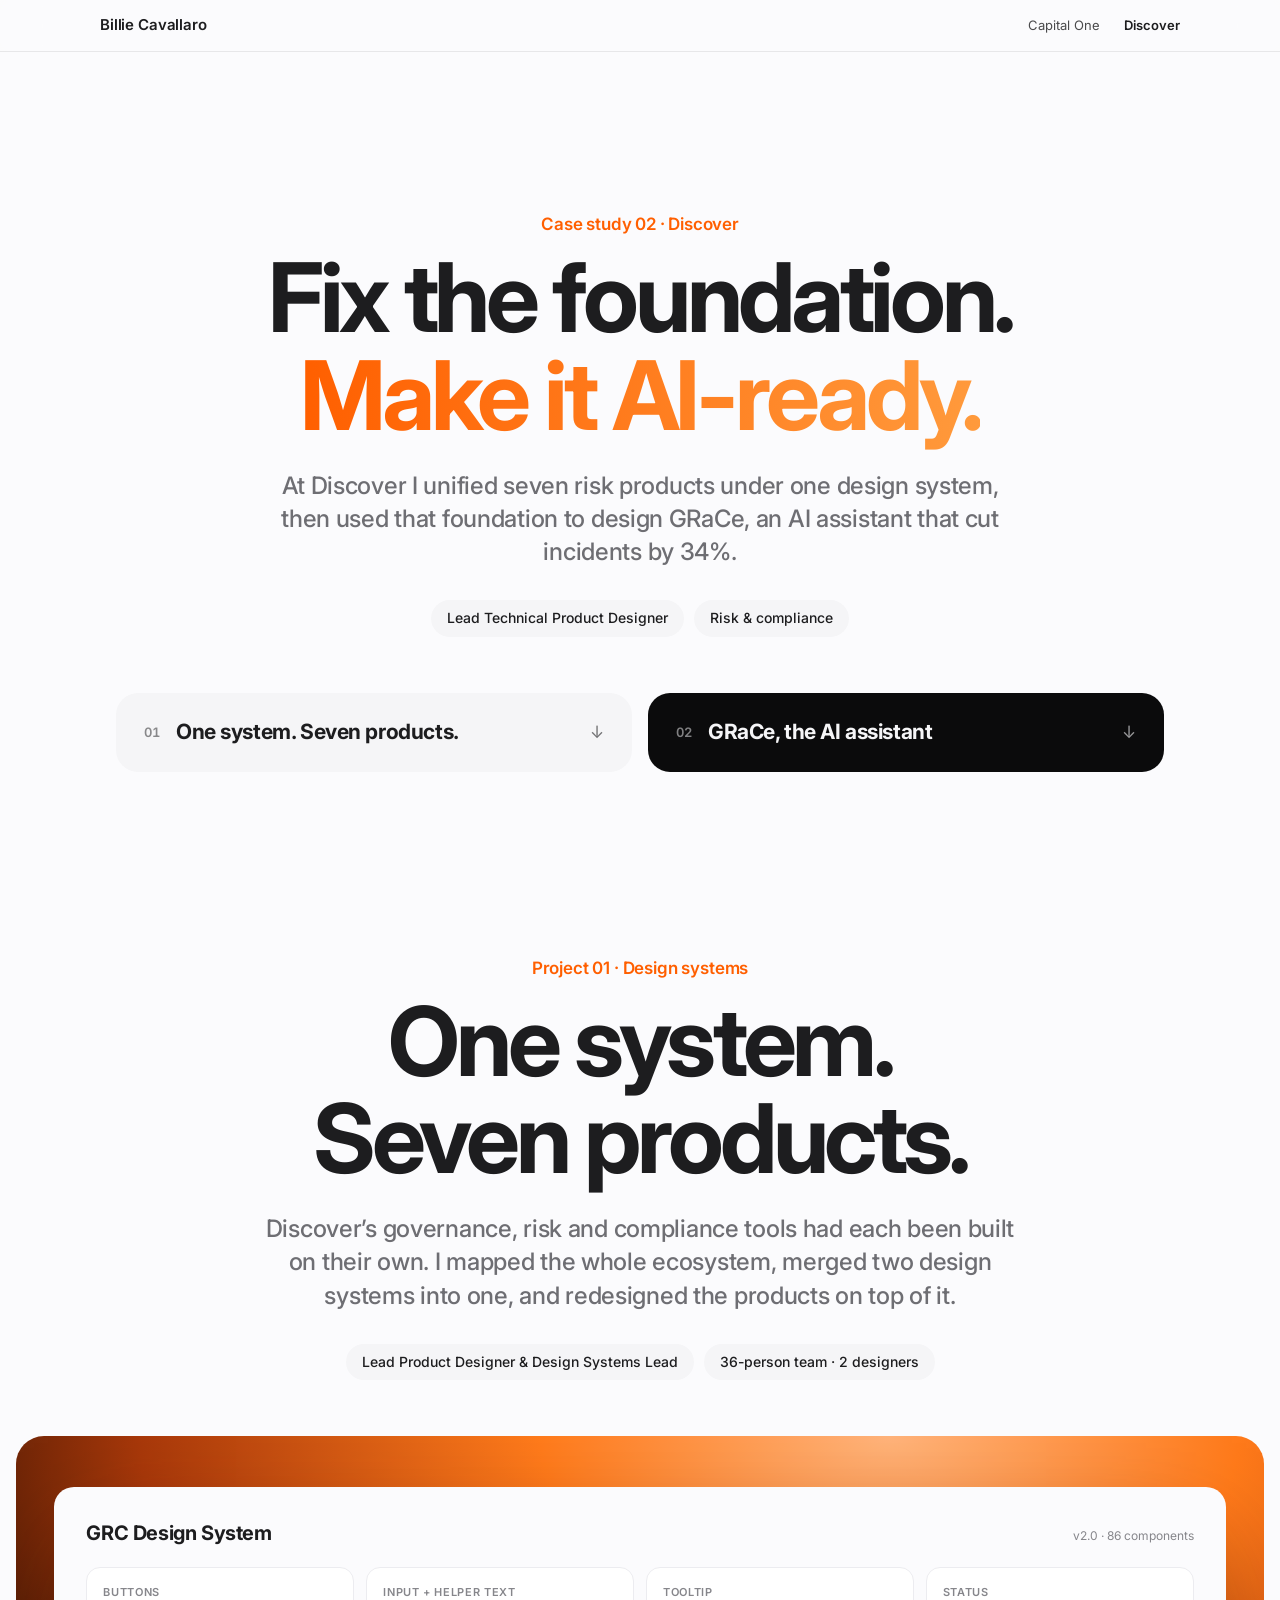
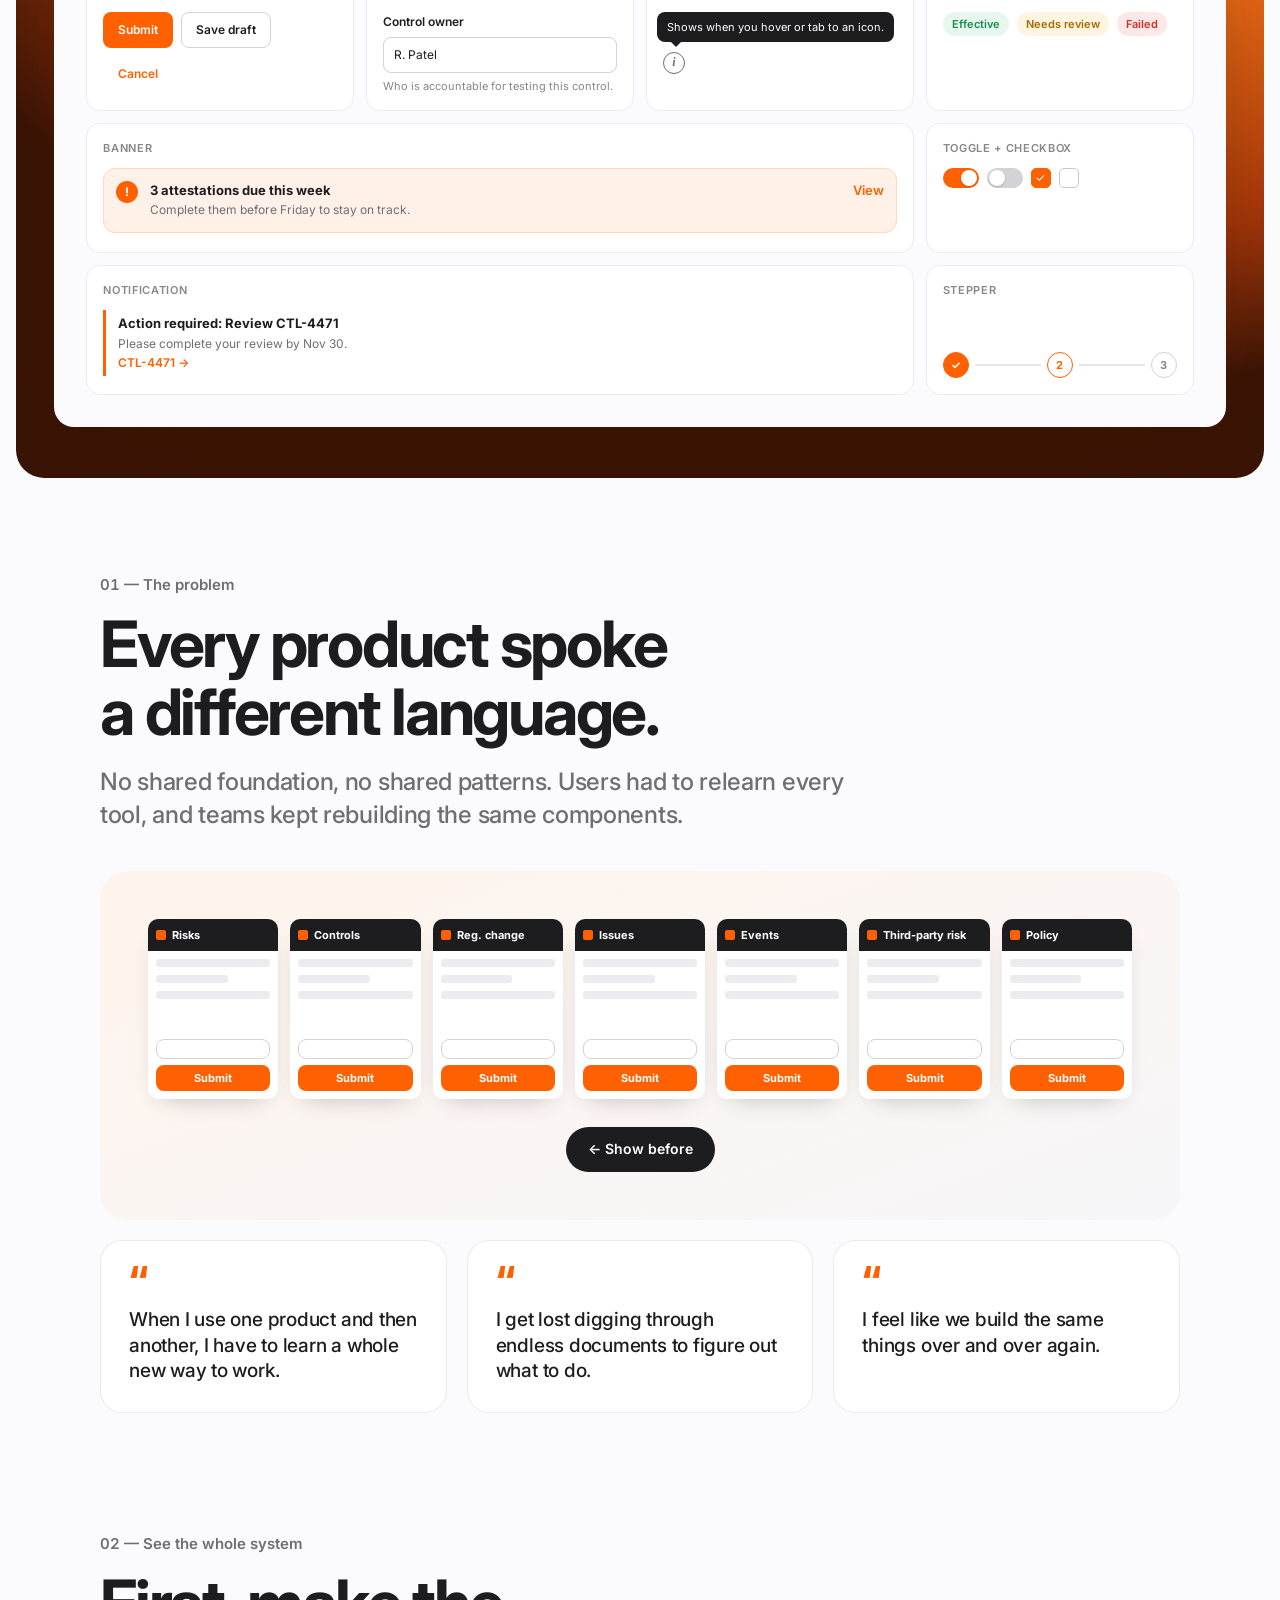
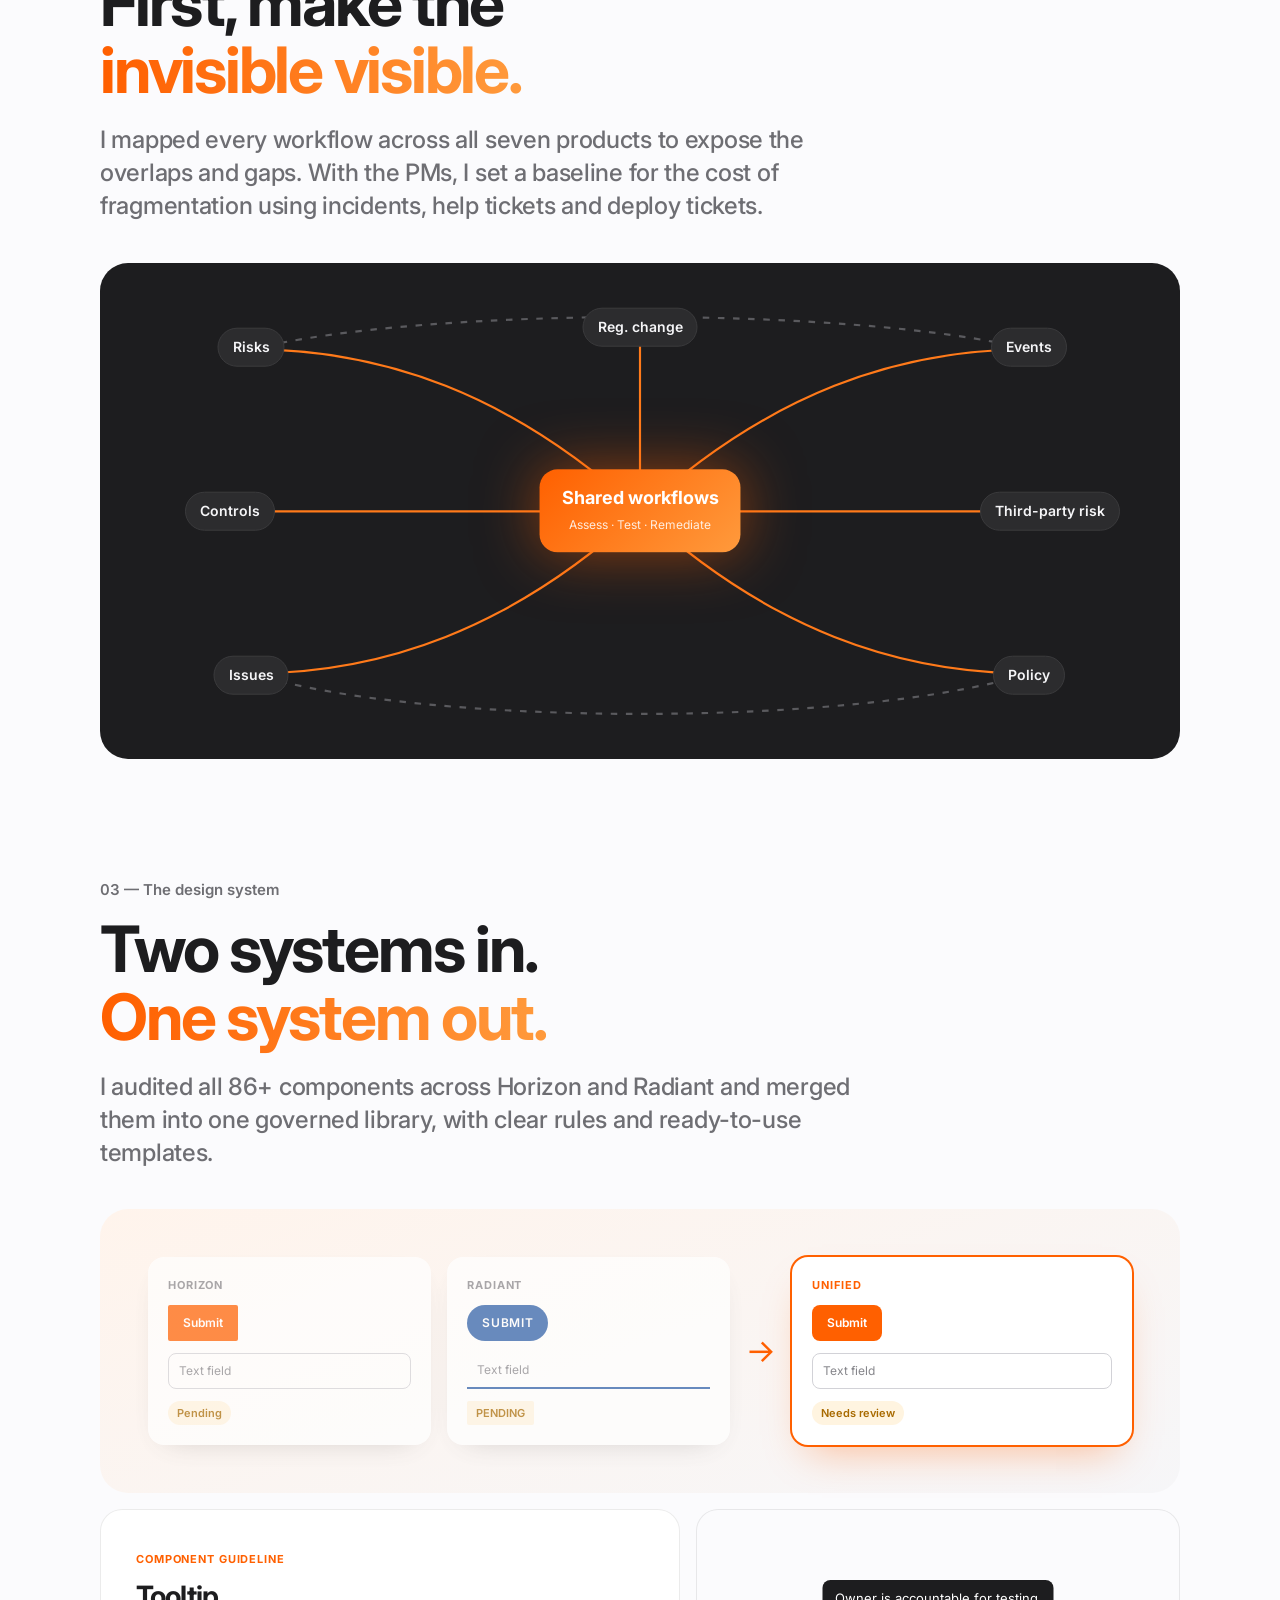
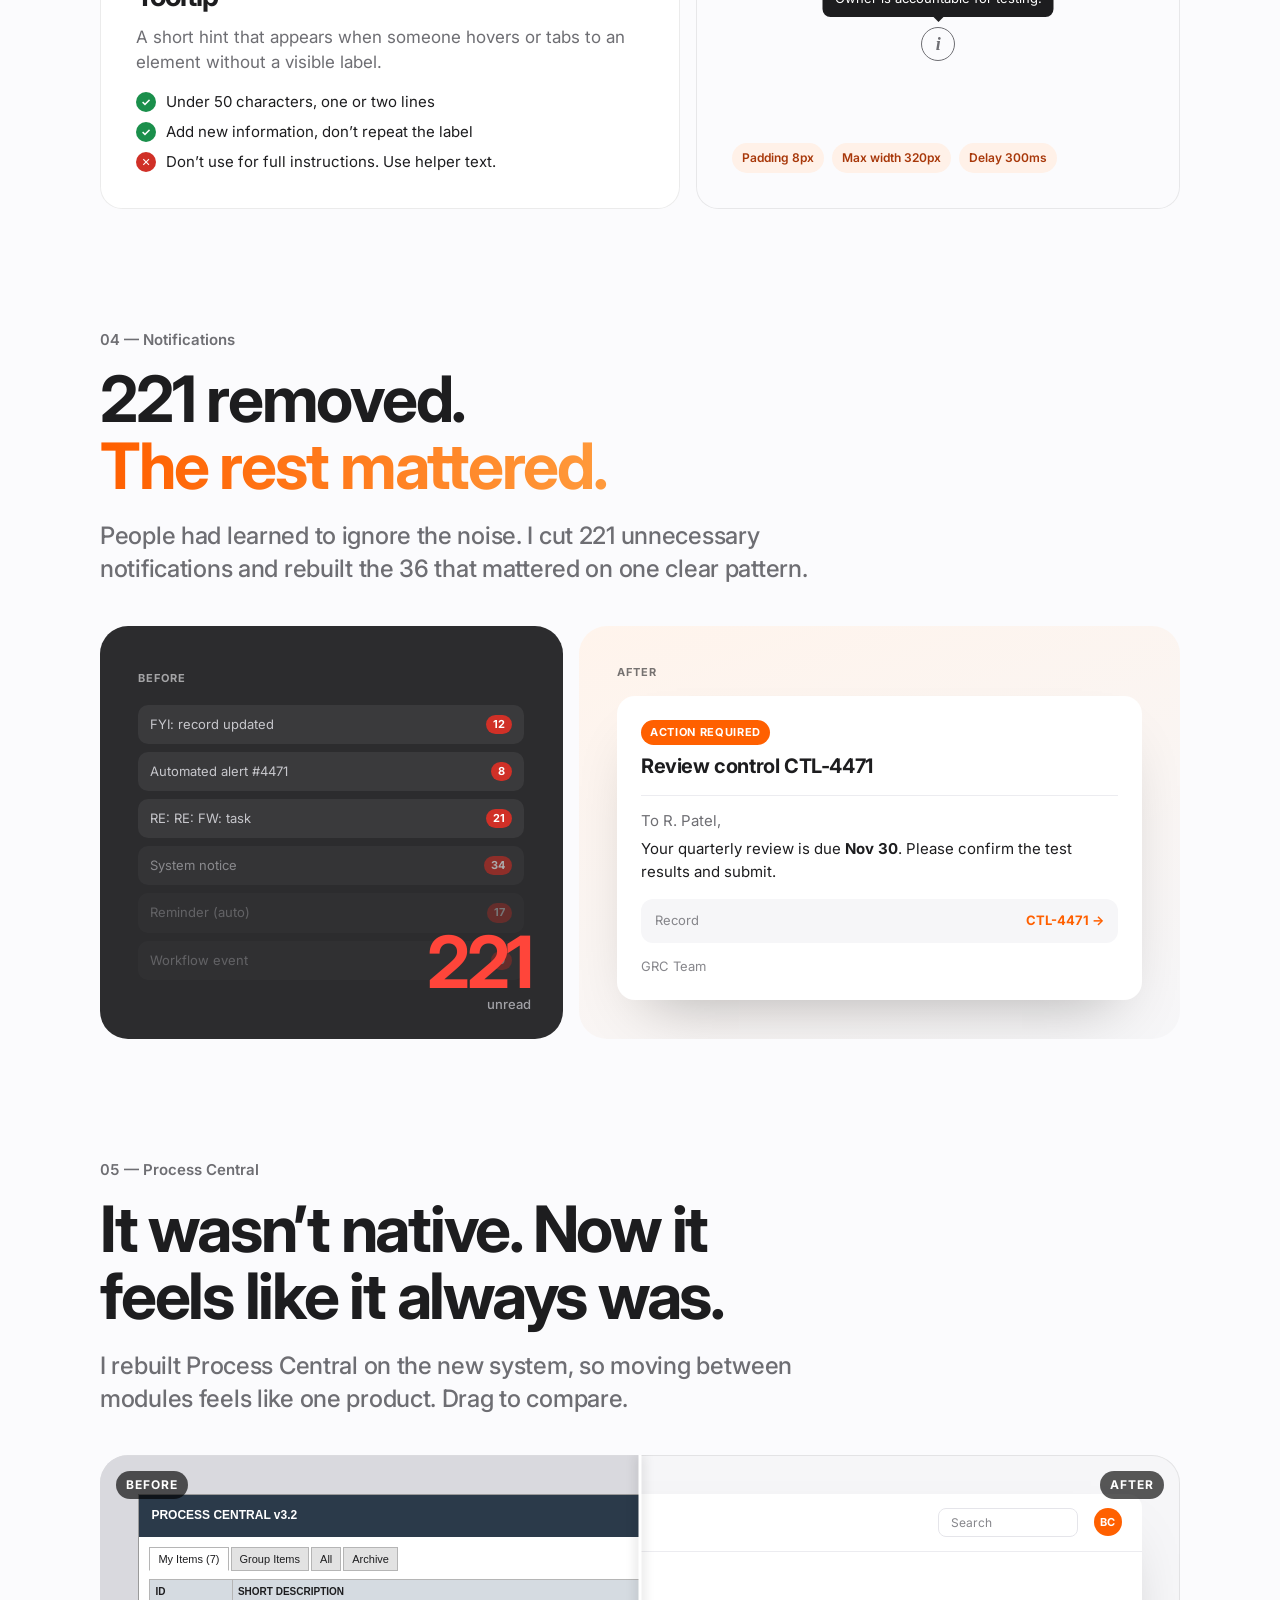
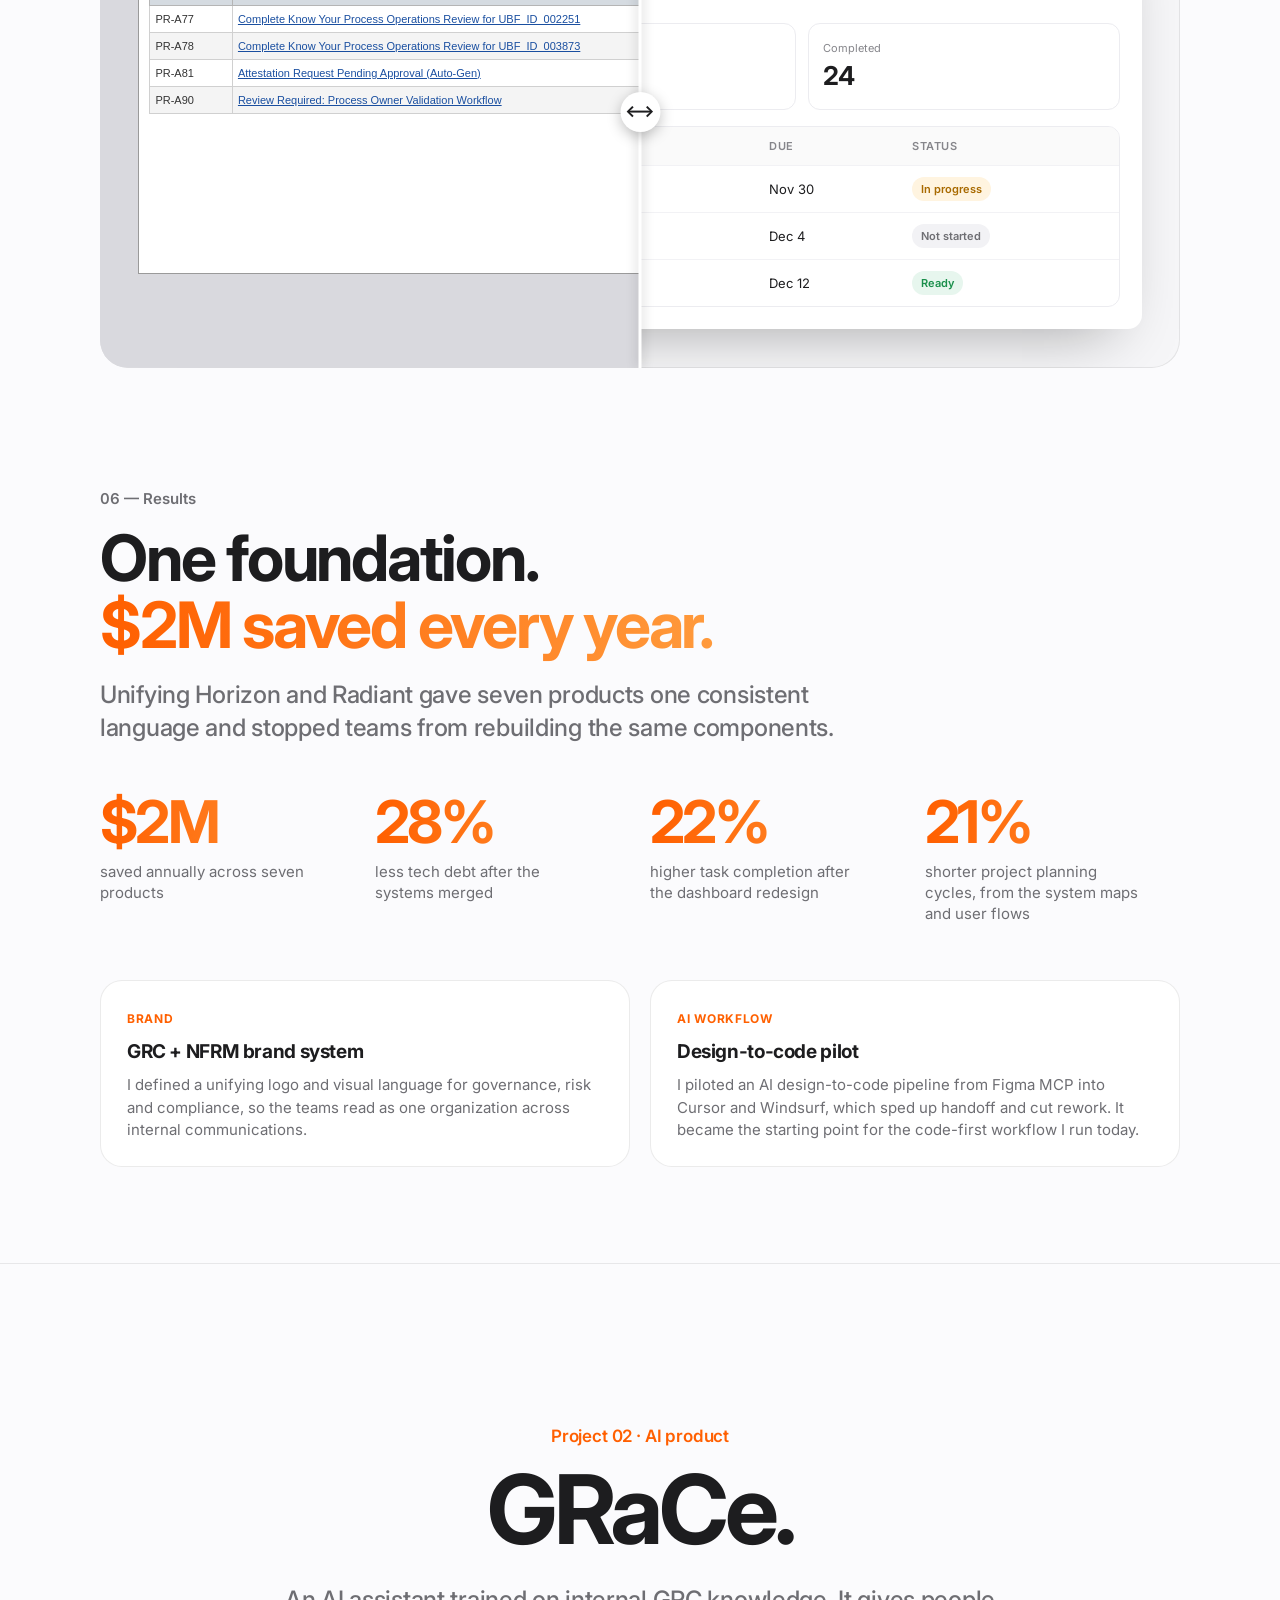
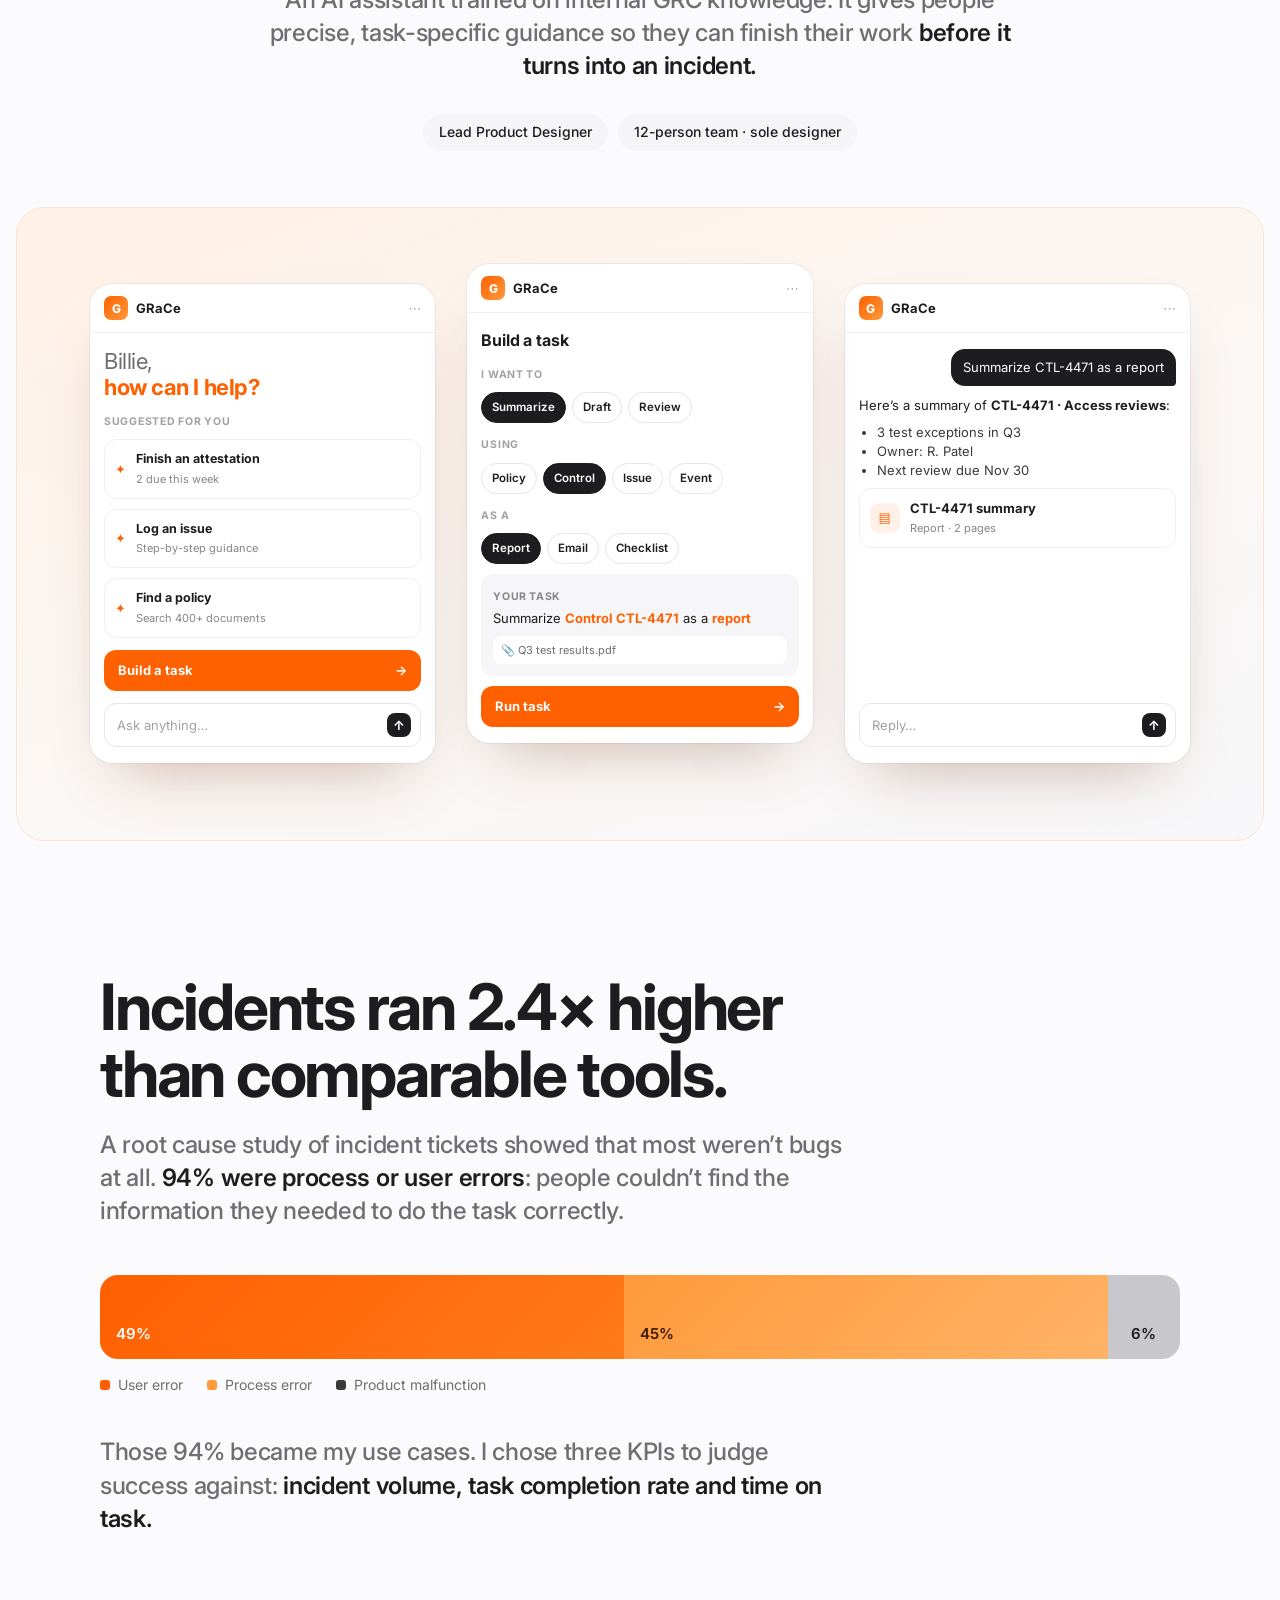
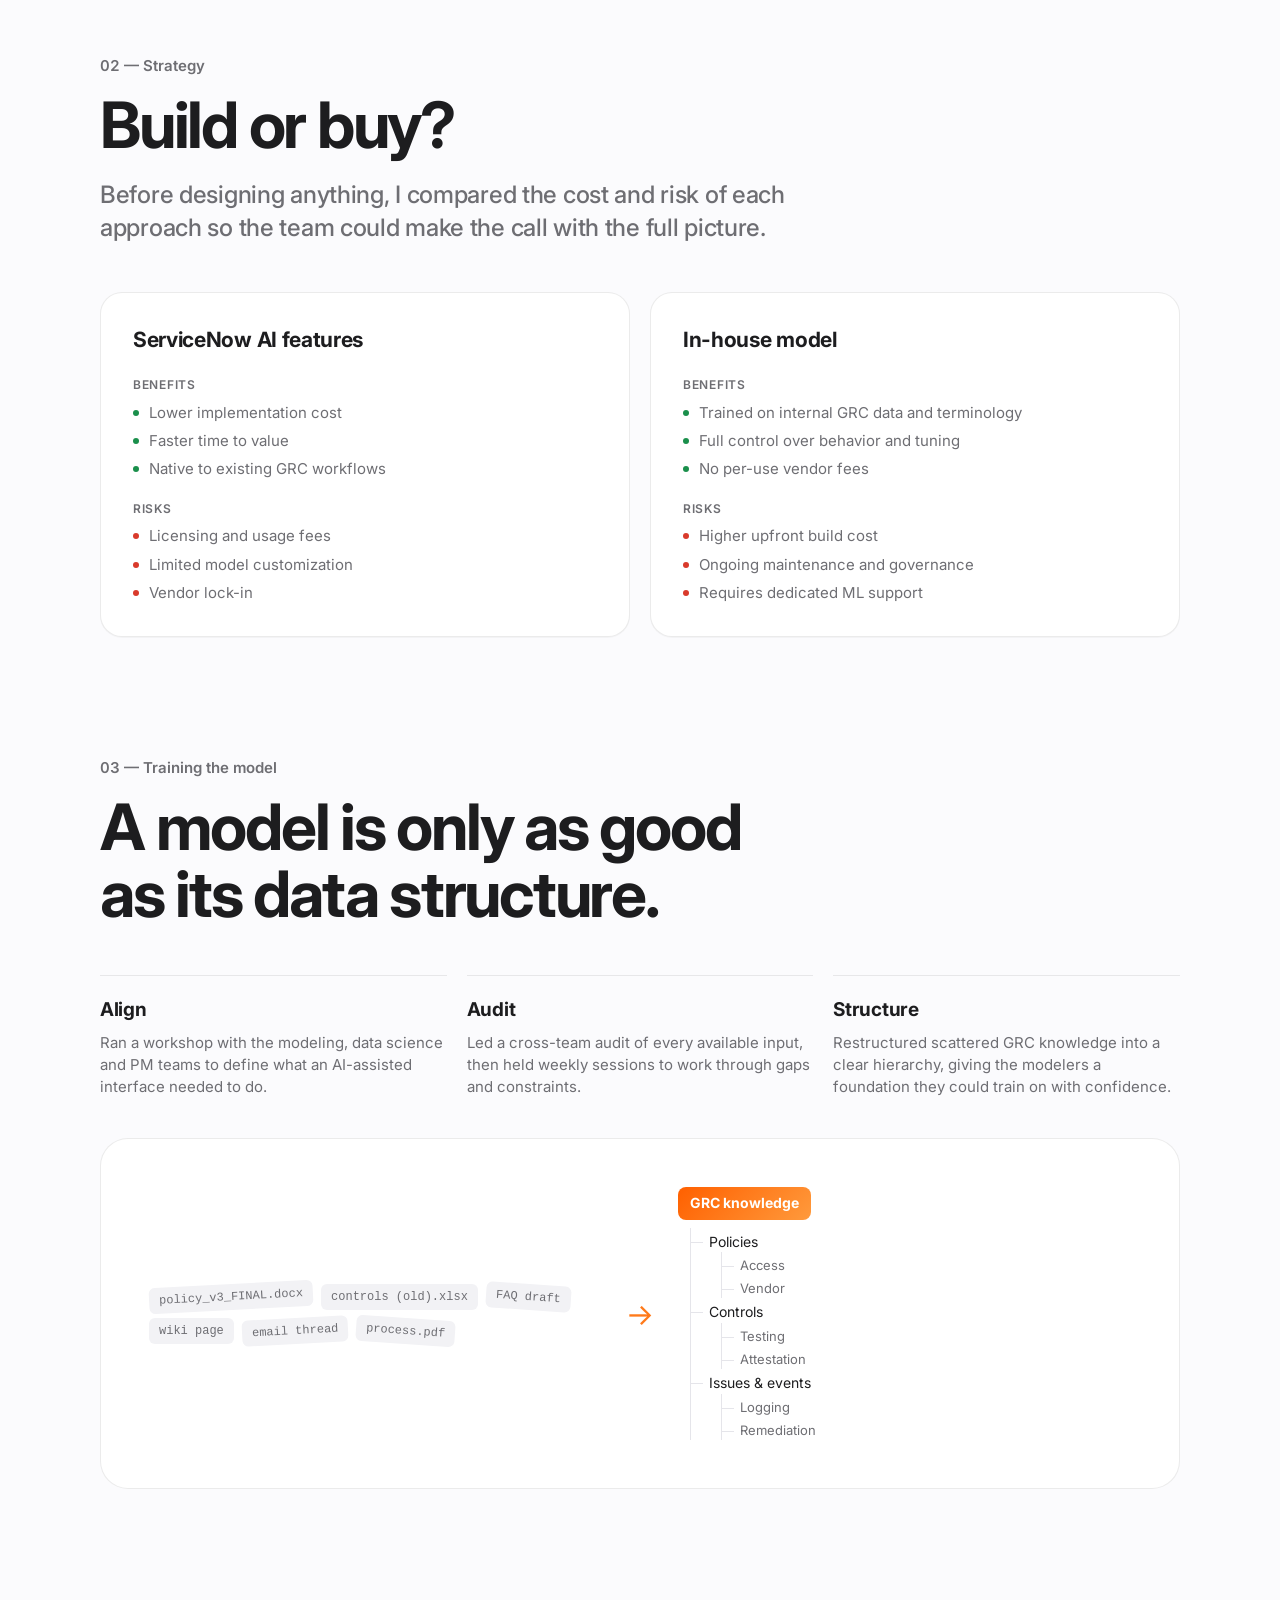
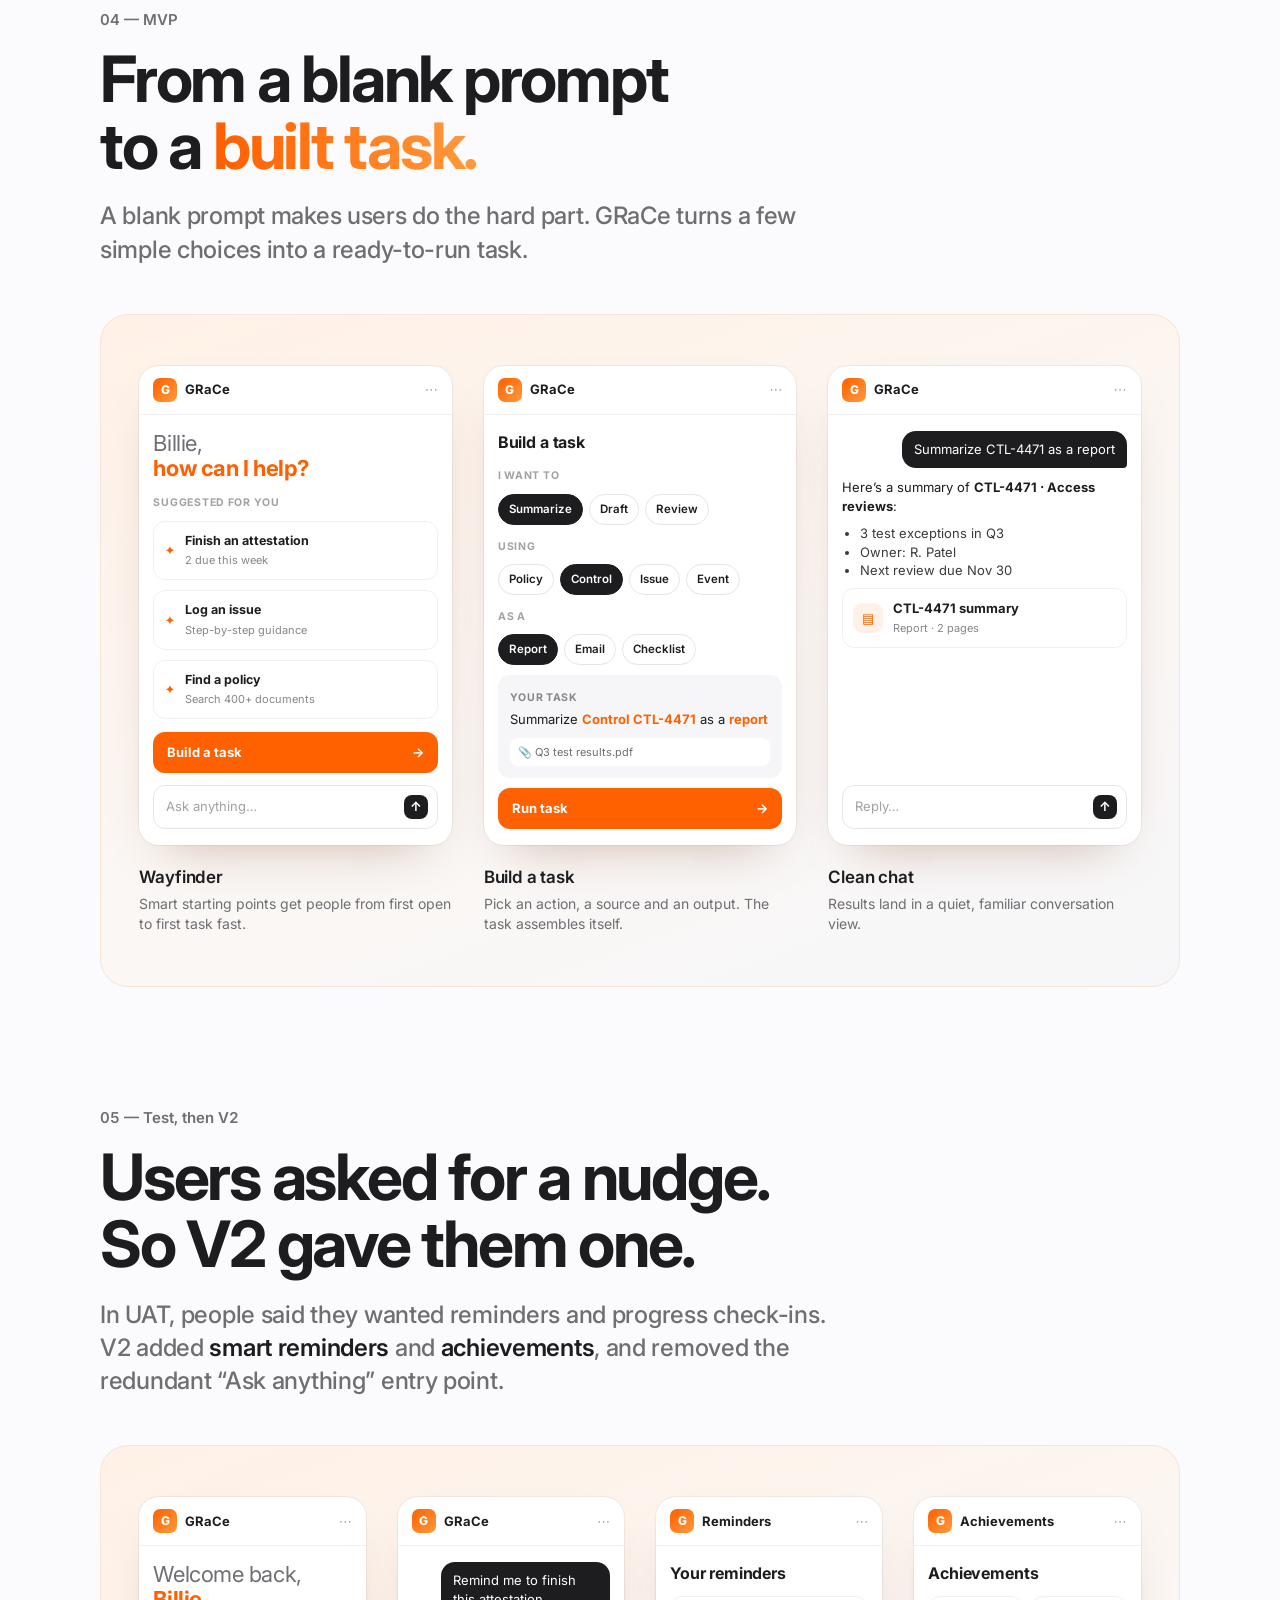
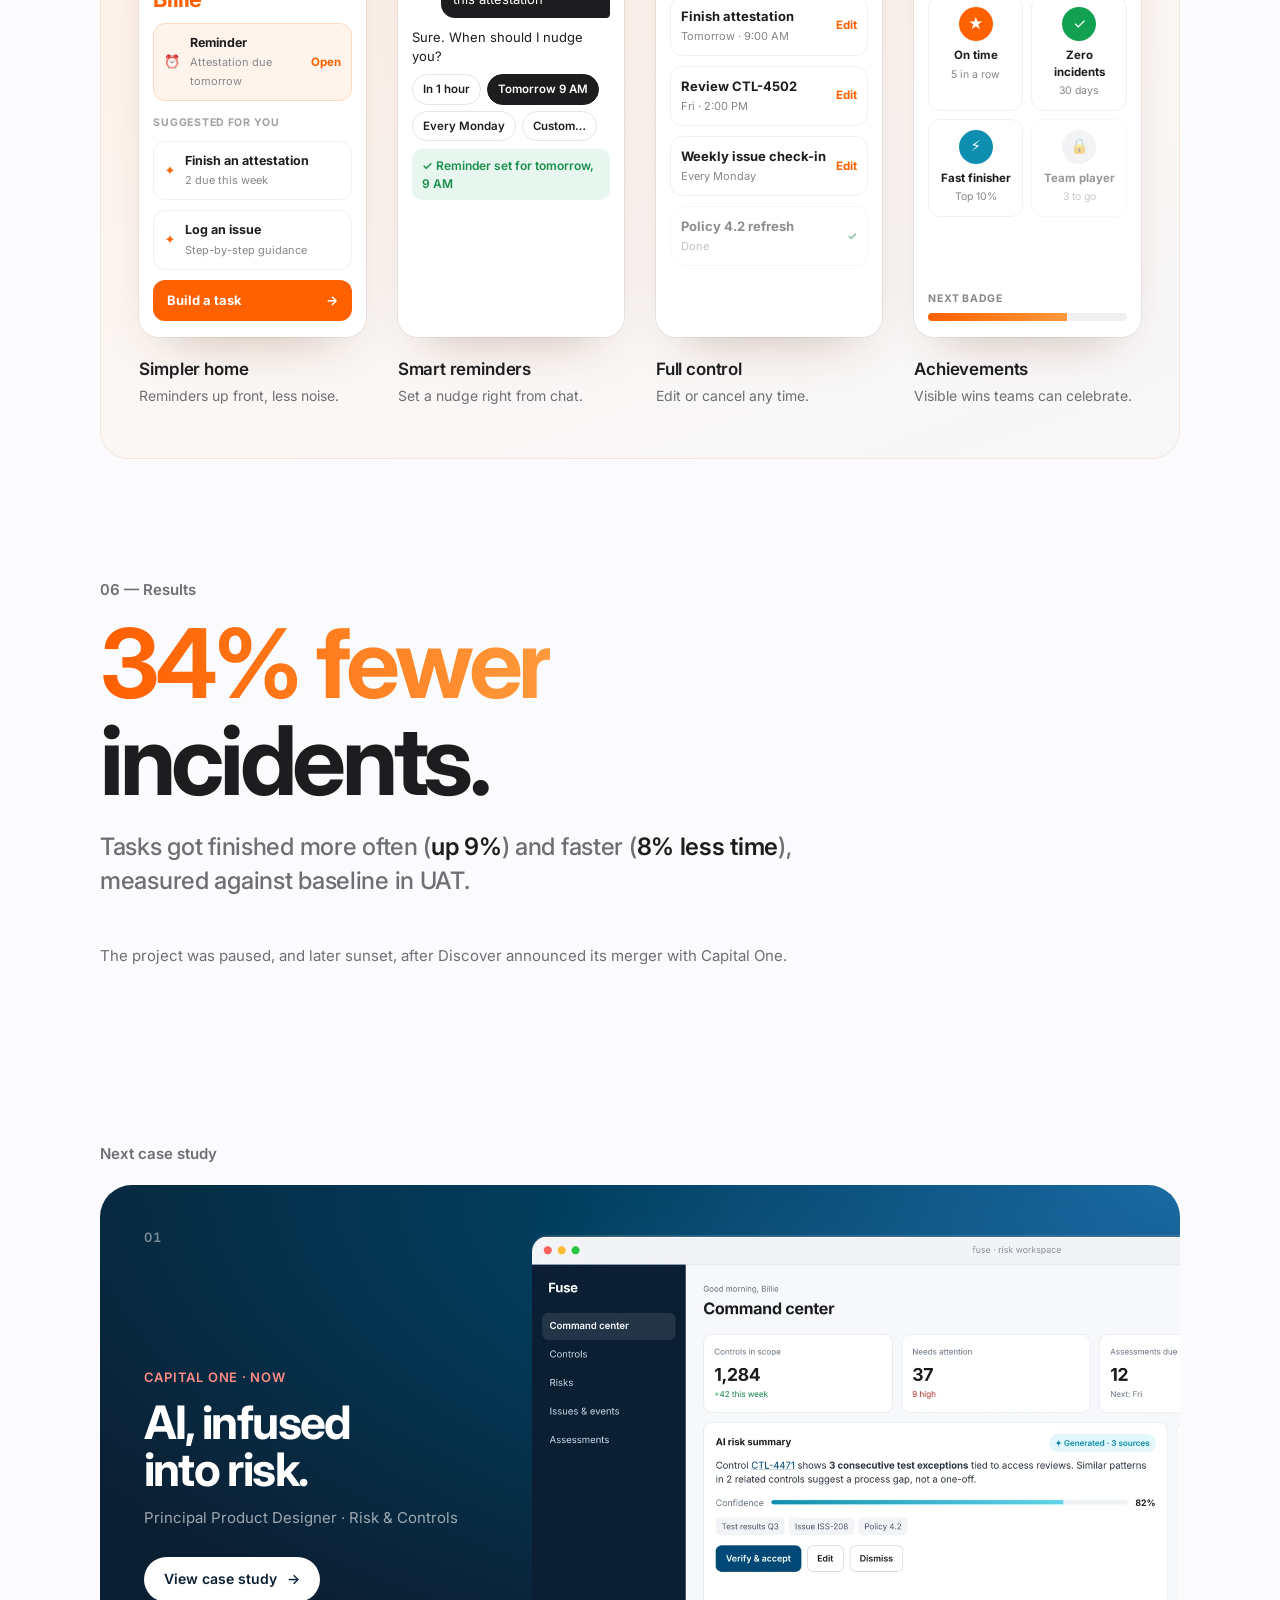
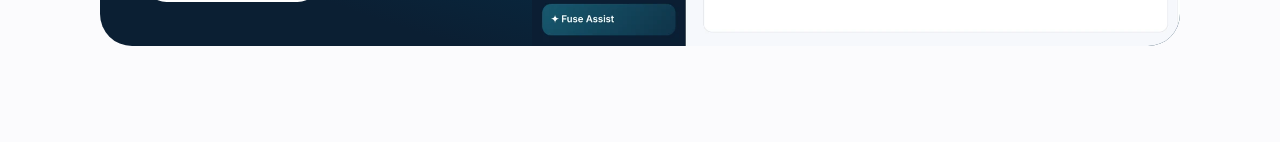
<file: work/discover.html>
<!doctype html>
<html lang="en">
<head>
<meta charset="utf-8">
<meta name="viewport" content="width=device-width, initial-scale=1">
<meta name="robots" content="noindex, nofollow">
<title>Discover · Billie Cavallaro</title>
<link rel="preconnect" href="https://fonts.googleapis.com">
<link rel="preconnect" href="https://fonts.gstatic.com" crossorigin>
<link href="https://fonts.googleapis.com/css2?family=Inter:wght@400;500;600;700;800&family=Antonio:wght@600;700&display=swap" rel="stylesheet">
<link rel="stylesheet" href="styles.css?v=3152832">
<link rel="icon" type="image/svg+xml" href="img/favicon.svg">
<link rel="apple-touch-icon" href="img/apple-touch-icon.png">
</head>
<body>
<nav class="nav" id="nav">
  <a class="name" href="index.html">Billie Cavallaro</a>
  <div class="links"><a href="capitalone.html">Capital One</a><a href="discover.html" aria-current="page">Discover</a></div>
</nav>
<section class="dhero">
  <div class="wrap">
    <p class="eyebrow rv">Case study 02 · Discover</p>
    <h2 class="h-xl rv">Fix the foundation.<br><span class="grad">Make it AI-ready.</span></h2>
    <p class="lede rv">At Discover I unified seven risk products under one design system, then used that foundation to design GRaCe, an AI assistant that cut incidents by 34%.</p>
    <div class="meta rv"><span>Lead Technical Product Designer</span><span>Risk &amp; compliance</span></div>
    <div class="djump">
      <a class="rv" href="#unify"><span>01</span><b>One system. Seven products.</b><i>↓</i></a>
      <a class="rv dk" href="#grace"><span>02</span><b>GRaCe, the AI assistant</b><i>↓</i></a>
    </div>
  </div>
</section>

<!-- ============ CASE 1 ============ -->
<section class="case dv2" id="unify">
  <div class="case-hero wrap">
    <p class="eyebrow rv">Project 01 · Design systems</p>
    <h2 class="h-xl rv">One system.<br>Seven products.</h2>
    <p class="lede rv">Discover’s governance, risk and compliance tools had each been built on their own. I mapped the whole ecosystem, merged two design systems into one, and redesigned the products on top of it.</p>
    <div class="meta rv"><span>Lead Product Designer &amp; Design Systems Lead</span><span>36-person team · 2 designers</span></div>
  </div>

  <div class="wide rv">
    <div class="d-stage">
      <div class="d-lib">
        <div class="dl-h"><b>GRC Design System</b><span>v2.0 · 86 components</span></div>
        <div class="dl-grid">
          <div class="dl-c"><small>Buttons</small><div class="dl-row"><span class="db pri">Submit</span><span class="db sec">Save draft</span><span class="db ghost">Cancel</span></div></div>
          <div class="dl-c"><small>Input + helper text</small><div class="dl-f"><label>Control owner</label><div class="dl-in">R. Patel</div><p>Who is accountable for testing this control.</p></div></div>
          <div class="dl-c"><small>Tooltip</small><div class="dl-tip"><span class="dl-i">i</span><div class="dl-tt">Shows when you hover or tab to an icon.</div></div></div>
          <div class="dl-c"><small>Status</small><div class="dl-row"><span class="dt ok">Effective</span><span class="dt warn">Needs review</span><span class="dt bad">Failed</span></div></div>
          <div class="dl-c w2"><small>Banner</small><div class="dl-ban"><i>!</i><div><b>3 attestations due this week</b><span>Complete them before Friday to stay on track.</span></div><em>View</em></div></div>
          <div class="dl-c"><small>Toggle + checkbox</small><div class="dl-row"><span class="dsw on"></span><span class="dsw"></span><span class="dcb on">✓</span><span class="dcb"></span></div></div>
          <div class="dl-c w2"><small>Notification</small><div class="dl-note"><b>Action required: Review CTL-4471</b><p>Please complete your review by Nov 30.</p><a>CTL-4471 →</a></div></div>
          <div class="dl-c"><small>Stepper</small><div class="dl-step"><i class="d">✓</i><s></s><i class="a">2</i><s></s><i>3</i></div></div>
        </div>
      </div>
    </div>
  </div>


  <div class="chapter wrap">
    <div class="c1head">
      <p class="num rv">01 — The problem</p>
      <h3 class="h-l rv">Every product spoke<br>a different language.</h3>
      <p class="lede rv">No shared foundation, no shared patterns. Users had to relearn every tool, and teams kept rebuilding the same components.</p>
    </div>
    <div class="d-seven rv" id="dSeven">
      <div class="d7-grid"><div class="d7 v0"><div class="d7-h"><i></i><b>Risks</b></div><div class="d7-r"></div><div class="d7-r s"></div><div class="d7-r"></div><div class="d7-f"><span class="d7-in"></span><span class="d7-btn">Submit</span></div></div><div class="d7 v1"><div class="d7-h"><i></i><b>Controls</b></div><div class="d7-r"></div><div class="d7-r s"></div><div class="d7-r"></div><div class="d7-f"><span class="d7-in"></span><span class="d7-btn">Submit</span></div></div><div class="d7 v2"><div class="d7-h"><i></i><b>Reg. change</b></div><div class="d7-r"></div><div class="d7-r s"></div><div class="d7-r"></div><div class="d7-f"><span class="d7-in"></span><span class="d7-btn">Submit</span></div></div><div class="d7 v3"><div class="d7-h"><i></i><b>Issues</b></div><div class="d7-r"></div><div class="d7-r s"></div><div class="d7-r"></div><div class="d7-f"><span class="d7-in"></span><span class="d7-btn">Submit</span></div></div><div class="d7 v4"><div class="d7-h"><i></i><b>Events</b></div><div class="d7-r"></div><div class="d7-r s"></div><div class="d7-r"></div><div class="d7-f"><span class="d7-in"></span><span class="d7-btn">Submit</span></div></div><div class="d7 v5"><div class="d7-h"><i></i><b>Third-party risk</b></div><div class="d7-r"></div><div class="d7-r s"></div><div class="d7-r"></div><div class="d7-f"><span class="d7-in"></span><span class="d7-btn">Submit</span></div></div><div class="d7 v6"><div class="d7-h"><i></i><b>Policy</b></div><div class="d7-r"></div><div class="d7-r s"></div><div class="d7-r"></div><div class="d7-f"><span class="d7-in"></span><span class="d7-btn">Submit</span></div></div></div>
      <button class="d7-btn-t" type="button" id="dSevenBtn">Unify them →</button>
    </div>
    <div class="quotes">
      <div class="quote rv">When I use one product and then another, I have to learn a whole new way to work.</div>
      <div class="quote rv">I get lost digging through endless documents to figure out what to do.</div>
      <div class="quote rv">I feel like we build the same things over and over again.</div>
    </div>
  </div>

  <div class="chapter wrap">
    <div class="c1head">
      <p class="num rv">02 — See the whole system</p>
      <h3 class="h-l rv">First, make the<br><span class="grad">invisible visible.</span></h3>
      <p class="lede rv">I mapped every workflow across all seven products to expose the overlaps and gaps. With the PMs, I set a baseline for the cost of fragmentation using incidents, help tickets and deploy tickets.</p>
    </div>
    <div class="d-map rv">
      <svg viewBox="0 0 1000 460" class="d-mapsvg" aria-hidden="true">
        <g class="dm-lines" fill="none" stroke-width="2">
          <path d="M500 230 C 380 120, 260 80, 140 80"/><path d="M500 230 C 380 230, 260 230, 120 230"/><path d="M500 230 C 380 340, 260 380, 140 380"/>
          <path d="M500 230 C 620 120, 740 80, 860 80"/><path d="M500 230 C 620 230, 740 230, 880 230"/><path d="M500 230 C 620 340, 740 380, 860 380"/>
          <path d="M500 230 L 500 70"/>
          <path class="dash" d="M140 80 C 300 40, 700 40, 860 80"/><path class="dash" d="M140 380 C 300 430, 700 430, 860 380"/>
        </g>
      </svg>
      <div class="dm-core"><b>Shared workflows</b><span>Assess · Test · Remediate</span></div>
      <span class="dm-n" style="--x:14%;--y:17%">Risks</span>
      <span class="dm-n" style="--x:12%;--y:50%">Controls</span>
      <span class="dm-n" style="--x:14%;--y:83%">Issues</span>
      <span class="dm-n" style="--x:86%;--y:17%">Events</span>
      <span class="dm-n" style="--x:88%;--y:50%">Third-party risk</span>
      <span class="dm-n" style="--x:86%;--y:83%">Policy</span>
      <span class="dm-n" style="--x:50%;--y:13%">Reg. change</span>
      <span class="dm-gap" style="--x:50%;--y:9%;--d:.2s">gap</span>
    </div>
  </div>

  <div class="chapter wrap">
    <div class="c1head">
      <p class="num rv">03 — The design system</p>
      <h3 class="h-l rv">Two systems in.<br><span class="grad">One system out.</span></h3>
      <p class="lede rv">I audited all 86+ components across Horizon and Radiant and merged them into one governed library, with clear rules and ready-to-use templates.</p>
    </div>
    <div class="d-merge2 rv">
      <div class="dm2-col a"><small>Horizon</small><span class="db pri sq">Submit</span><span class="dl-in sm">Text field</span><span class="dt warn">Pending</span></div>
      <div class="dm2-col b"><small>Radiant</small><span class="db pri pill">SUBMIT</span><span class="dl-in sm ul">Text field</span><span class="dt warn sq">PENDING</span></div>
      <div class="dm2-arrow">→</div>
      <div class="dm2-col out"><small>Unified</small><span class="db pri">Submit</span><span class="dl-in sm">Text field</span><span class="dt warn">Needs review</span></div>
    </div>
    <div class="d-spec rv">
      <div class="ds-l">
        <small>Component guideline</small>
        <h4>Tooltip</h4>
        <p>A short hint that appears when someone hovers or tabs to an element without a visible label.</p>
        <ul><li class="y">Under 50 characters, one or two lines</li><li class="y">Add new information, don’t repeat the label</li><li class="n">Don’t use for full instructions. Use helper text.</li></ul>
      </div>
      <div class="ds-r">
        <div class="ds-demo"><span class="dl-i big">i</span><div class="dl-tt show">Owner is accountable for testing.</div></div>
        <div class="ds-meta"><span>Padding 8px</span><span>Max width 320px</span><span>Delay 300ms</span></div>
      </div>
    </div>
  </div>

  <div class="chapter wrap">
    <div class="c1head">
      <p class="num rv">04 — Notifications</p>
      <h3 class="h-l rv">221 removed.<br><span class="grad">The rest mattered.</span></h3>
      <p class="lede rv">People had learned to ignore the noise. I cut 221 unnecessary notifications and rebuilt the 36 that mattered on one clear pattern.</p>
    </div>
    <div class="d-notif rv">
      <div class="dn-before">
        <small>Before</small>
        <div class="dn-stack">
          <div class="dn-m">FYI: record updated <em>12</em></div><div class="dn-m">Automated alert #4471 <em>8</em></div><div class="dn-m">RE: RE: FW: task <em>21</em></div><div class="dn-m">System notice <em>34</em></div><div class="dn-m">Reminder (auto) <em>17</em></div><div class="dn-m">Workflow event <em>9</em></div>
        </div>
        <b class="dn-count">221<span>unread</span></b>
      </div>
      <div class="dn-after">
        <small>After</small>
        <div class="dn-mail">
          <div class="dn-sub"><span class="dn-tag">Action required</span><b>Review control CTL-4471</b></div>
          <p class="dn-to">To R. Patel,</p>
          <p>Your quarterly review is due <b>Nov 30</b>. Please confirm the test results and submit.</p>
          <div class="dn-rec"><span>Record</span><a>CTL-4471 →</a></div>
          <p class="dn-sig">GRC Team</p>
        </div>
      </div>
    </div>
  </div>

  <div class="chapter wrap">
    <div class="c1head">
      <p class="num rv">05 — Process Central</p>
      <h3 class="h-l rv">It wasn’t native. Now it<br>feels like it always was.</h3>
      <p class="lede rv">I rebuilt Process Central on the new system, so moving between modules feels like one product. Drag to compare.</p>
    </div>
    <div class="d-ba rv" id="dBA" style="--p:50%">
      <div class="ba-pane ba-after">
        <div class="pc">
          <div class="pc-top"><b>Process Central</b><span>Search</span><i>BC</i></div>
          <div class="pc-b">
            <h5>Welcome back, Billie</h5>
            <div class="pc-k"><div><small>My processes</small><b>7</b></div><div><small>Awaiting action</small><b>3</b></div><div><small>Completed</small><b>24</b></div></div>
            <div class="pc-t"><div class="pc-th"><span>Process</span><span>Owner</span><span>Due</span><span>Status</span></div>
              <div class="pc-tr"><span>Quarterly access review</span><span>R. Patel</span><span>Nov 30</span><span class="dt warn">In progress</span></div>
              <div class="pc-tr"><span>Vendor risk attestation</span><span>J. Moore</span><span>Dec 4</span><span class="dt">Not started</span></div>
              <div class="pc-tr"><span>Policy 4.2 refresh</span><span>A. Chen</span><span>Dec 12</span><span class="dt ok">Ready</span></div>
            </div>
          </div>
        </div>
      </div>
      <div class="ba-pane ba-before">
        <div class="pc old">
          <div class="pc-top"><b>PROCESS CENTRAL v3.2</b><span>Home | Admin | Reports | Help | Logout</span></div>
          <div class="pc-b">
            <div class="old-tabs"><span>My Items (7)</span><span>Group Items</span><span>All</span><span>Archive</span></div>
            <table><tr><th>ID</th><th>SHORT DESCRIPTION</th><th>ASSIGNED</th><th>STATE</th><th>UPDATED</th></tr>
            <tr><td>PR-A77</td><td>Complete Know Your Process Operations Review for UBF_ID_002251</td><td>User Name</td><td>Open</td><td>2024-11-02</td></tr>
            <tr><td>PR-A78</td><td>Complete Know Your Process Operations Review for UBF_ID_003873</td><td>User Name</td><td>Open</td><td>2024-11-02</td></tr>
            <tr><td>PR-A81</td><td>Attestation Request Pending Approval (Auto-Gen)</td><td>User Name</td><td>Pending</td><td>2024-10-28</td></tr>
            <tr><td>PR-A90</td><td>Review Required: Process Owner Validation Workflow</td><td>User Name</td><td>Open</td><td>2024-10-21</td></tr></table>
          </div>
        </div>
      </div>
      <span class="ba-lab l">Before</span><span class="ba-lab r">After</span>
      <div class="ba-handle"><i>⟷</i></div>
      <input class="ba-range" type="range" min="0" max="100" value="50" aria-label="Compare before and after">
    </div>
  </div>
  <div class="chapter wrap">
    <div class="head">
      <p class="num rv">06 — Results</p>
      <h3 class="h-l rv">One foundation.<br><span class="grad">$2M saved every year.</span></h3>
      <p class="lede rv">Unifying Horizon and Radiant gave seven products one consistent language and stopped teams from rebuilding the same components.</p>
    </div>
    <div class="dres">
      <div class="rv"><b class="grad">$2M</b><span>saved annually across seven products</span></div>
      <div class="rv"><b class="grad">28%</b><span>less tech debt after the systems merged</span></div>
      <div class="rv"><b class="grad">22%</b><span>higher task completion after the dashboard redesign</span></div>
      <div class="rv"><b class="grad">21%</b><span>shorter project planning cycles, from the system maps and user flows</span></div>
    </div>
    <div class="dalso">
      <div class="rv"><small>Brand</small><b>GRC + NFRM brand system</b><p>I defined a unifying logo and visual language for governance, risk and compliance, so the teams read as one organization across internal communications.</p></div>
      <div class="rv"><small>AI workflow</small><b>Design-to-code pilot</b><p>I piloted an AI design-to-code pipeline from Figma MCP into Cursor and Windsurf, which sped up handoff and cut rework. It became the starting point for the code-first workflow I run today.</p></div>
    </div>
  </div>
</section>
<!-- ============ CASE 2 ============ -->
<section class="case dv2 glight" id="grace" style="padding-bottom:40px">
  <div class="case-hero wrap">
    <p class="eyebrow rv">Project 02 · AI product</p>
    <h2 class="h-xl rv">GRaCe.</h2>
    <p class="lede rv">An AI assistant trained on internal GRC knowledge. It gives people precise, task-specific guidance so they can finish their work <b>before it turns into an incident.</b></p>
    <div class="meta rv"><span>Lead Product Designer</span><span>12-person team · sole designer</span></div>
  </div>
  <div class="wide rv">
    <div class="gp-stage hero">
      <div class="gp-row"><div class="gp ">
      <div class="gp-h"><span class="gp-av">G</span><b>GRaCe</b><span class="gp-x">⋯</span></div>
      <div class="gp-b">
      <p class="gp-hi">Billie,<br><b>how can I help?</b></p>
      <small class="gp-l">Suggested for you</small>
      <div class="gp-sug"><i>✦</i><div><b>Finish an attestation</b><span>2 due this week</span></div></div>
      <div class="gp-sug"><i>✦</i><div><b>Log an issue</b><span>Step-by-step guidance</span></div></div>
      <div class="gp-sug"><i>✦</i><div><b>Find a policy</b><span>Search 400+ documents</span></div></div>
      <div class="gp-cta"><span>Build a task</span><b>→</b></div>
      <div class="gp-in"><span>Ask anything…</span><b>↑</b></div></div>
    </div><div class="gp ">
      <div class="gp-h"><span class="gp-av">G</span><b>GRaCe</b><span class="gp-x">⋯</span></div>
      <div class="gp-b">
      <p class="gp-t">Build a task</p>
      <small class="gp-l">I want to</small>
      <div class="gp-chips"><span class="on">Summarize</span><span>Draft</span><span>Review</span></div>
      <small class="gp-l">Using</small>
      <div class="gp-chips"><span>Policy</span><span class="on">Control</span><span>Issue</span><span>Event</span></div>
      <small class="gp-l">As a</small>
      <div class="gp-chips"><span class="on">Report</span><span>Email</span><span>Checklist</span></div>
      <div class="gp-task"><small>Your task</small><p>Summarize <b>Control CTL-4471</b> as a <b>report</b></p><div class="gp-att">📎 Q3 test results.pdf</div></div>
      <div class="gp-cta"><span>Run task</span><b>→</b></div></div>
    </div><div class="gp ">
      <div class="gp-h"><span class="gp-av">G</span><b>GRaCe</b><span class="gp-x">⋯</span></div>
      <div class="gp-b">
      <div class="gp-u">Summarize CTL-4471 as a report</div>
      <div class="gp-a"><p>Here’s a summary of <b>CTL-4471 · Access reviews</b>:</p>
        <ul><li>3 test exceptions in Q3</li><li>Owner: R. Patel</li><li>Next review due Nov 30</li></ul>
        <div class="gp-doc"><i>▤</i><div><b>CTL-4471 summary</b><span>Report · 2 pages</span></div></div>
      </div>
      <div class="gp-in"><span>Reply…</span><b>↑</b></div></div>
    </div></div>
    </div>
  </div>


  <div class="chapter wrap">
    <div class="head">
      <p class="num rv">01 — The problem</p>
      <h3 class="h-l rv">Incidents ran 2.4× higher<br>than comparable tools.</h3>
      <p class="lede rv">A root cause study of incident tickets showed that most weren’t bugs at all. <b>94% were process or user errors</b>: people couldn’t find the information they needed to do the task correctly.</p>
    </div>
    <div class="rv">
      <div class="bar" role="img" aria-label="Incident root causes: 49% user error, 45% process error, 6% product malfunction">
        <div class="u">49%</div><div class="p">45%</div><div class="m">6%</div>
      </div>
      <div class="bar-legend"><span><i style="background:#ff5f00"></i>User error</span><span><i style="background:#ff9a3c"></i>Process error</span><span><i style="background:#3a3a3c"></i>Product malfunction</span></div>
    </div>
    <p class="lede rv" style="margin-top:40px">Those 94% became my use cases. I chose three KPIs to judge success against: <b>incident volume, task completion rate and time on task.</b></p>
  </div>

  <div class="chapter wrap">
    <div class="head">
      <p class="num rv">02 — Strategy</p>
      <h3 class="h-l rv">Build or buy?</h3>
      <p class="lede rv">Before designing anything, I compared the cost and risk of each approach so the team could make the call with the full picture.</p>
    </div>
    <div class="compare">
      <div class="rv"><h4>ServiceNow AI features</h4>
        <p class="tag">Benefits</p><ul><li>Lower implementation cost</li><li>Faster time to value</li><li>Native to existing GRC workflows</li></ul>
        <p class="tag">Risks</p><ul class="risk"><li>Licensing and usage fees</li><li>Limited model customization</li><li>Vendor lock-in</li></ul>
      </div>
      <div class="rv"><h4>In-house model</h4>
        <p class="tag">Benefits</p><ul><li>Trained on internal GRC data and terminology</li><li>Full control over behavior and tuning</li><li>No per-use vendor fees</li></ul>
        <p class="tag">Risks</p><ul class="risk"><li>Higher upfront build cost</li><li>Ongoing maintenance and governance</li><li>Requires dedicated ML support</li></ul>
      </div>
    </div>
  </div>

  <div class="chapter wrap">
    <div class="head">
      <p class="num rv">03 — Training the model</p>
      <h3 class="h-l rv">A model is only as good<br>as its data structure.</h3>
    </div>
    <div class="steps">
      <div class="rv"><b>Align</b><p>Ran a workshop with the modeling, data science and PM teams to define what an AI-assisted interface needed to do.</p></div>
      <div class="rv"><b>Audit</b><p>Led a cross-team audit of every available input, then held weekly sessions to work through gaps and constraints.</p></div>
      <div class="rv"><b>Structure</b><p>Restructured scattered GRC knowledge into a clear hierarchy, giving the modelers a foundation they could train on with confidence.</p></div>
    </div>
    <div class="d-tree rv" aria-hidden="true">
      <div class="dt-mess"><span>policy_v3_FINAL.docx</span><span>controls (old).xlsx</span><span>FAQ draft</span><span>wiki page</span><span>email thread</span><span>process.pdf</span></div>
      <div class="dt-arrow">→</div>
      <div class="dt-tree"><b>GRC knowledge</b><ul><li>Policies<ul><li>Access</li><li>Vendor</li></ul></li><li>Controls<ul><li>Testing</li><li>Attestation</li></ul></li><li>Issues &amp; events<ul><li>Logging</li><li>Remediation</li></ul></li></ul></div>
    </div>
  </div>

  <div class="chapter wrap">
    <div class="head">
      <p class="num rv">04 — MVP</p>
      <h3 class="h-l rv">From a blank prompt<br>to a <span class="grad">built task.</span></h3>
      <p class="lede rv">A blank prompt makes users do the hard part. GRaCe turns a few simple choices into a ready-to-run task.</p>
    </div>
    <div class="gp-stage"><div class="gp-row gcap">
      <div><div class="rv"><div class="gp ">
      <div class="gp-h"><span class="gp-av">G</span><b>GRaCe</b><span class="gp-x">⋯</span></div>
      <div class="gp-b">
      <p class="gp-hi">Billie,<br><b>how can I help?</b></p>
      <small class="gp-l">Suggested for you</small>
      <div class="gp-sug"><i>✦</i><div><b>Finish an attestation</b><span>2 due this week</span></div></div>
      <div class="gp-sug"><i>✦</i><div><b>Log an issue</b><span>Step-by-step guidance</span></div></div>
      <div class="gp-sug"><i>✦</i><div><b>Find a policy</b><span>Search 400+ documents</span></div></div>
      <div class="gp-cta"><span>Build a task</span><b>→</b></div>
      <div class="gp-in"><span>Ask anything…</span><b>↑</b></div></div>
    </div></div><h5>Wayfinder</h5><p>Smart starting points get people from first open to first task fast.</p></div>
      <div><div class="rv"><div class="gp ">
      <div class="gp-h"><span class="gp-av">G</span><b>GRaCe</b><span class="gp-x">⋯</span></div>
      <div class="gp-b">
      <p class="gp-t">Build a task</p>
      <small class="gp-l">I want to</small>
      <div class="gp-chips"><span class="on">Summarize</span><span>Draft</span><span>Review</span></div>
      <small class="gp-l">Using</small>
      <div class="gp-chips"><span>Policy</span><span class="on">Control</span><span>Issue</span><span>Event</span></div>
      <small class="gp-l">As a</small>
      <div class="gp-chips"><span class="on">Report</span><span>Email</span><span>Checklist</span></div>
      <div class="gp-task"><small>Your task</small><p>Summarize <b>Control CTL-4471</b> as a <b>report</b></p><div class="gp-att">📎 Q3 test results.pdf</div></div>
      <div class="gp-cta"><span>Run task</span><b>→</b></div></div>
    </div></div><h5>Build a task</h5><p>Pick an action, a source and an output. The task assembles itself.</p></div>
      <div><div class="rv"><div class="gp ">
      <div class="gp-h"><span class="gp-av">G</span><b>GRaCe</b><span class="gp-x">⋯</span></div>
      <div class="gp-b">
      <div class="gp-u">Summarize CTL-4471 as a report</div>
      <div class="gp-a"><p>Here’s a summary of <b>CTL-4471 · Access reviews</b>:</p>
        <ul><li>3 test exceptions in Q3</li><li>Owner: R. Patel</li><li>Next review due Nov 30</li></ul>
        <div class="gp-doc"><i>▤</i><div><b>CTL-4471 summary</b><span>Report · 2 pages</span></div></div>
      </div>
      <div class="gp-in"><span>Reply…</span><b>↑</b></div></div>
    </div></div><h5>Clean chat</h5><p>Results land in a quiet, familiar conversation view.</p></div>
    </div></div>
  </div>

  <div class="chapter wrap">
    <div class="head">
      <p class="num rv">05 — Test, then V2</p>
      <h3 class="h-l rv">Users asked for a nudge.<br>So V2 gave them one.</h3>
      <p class="lede rv">In UAT, people said they wanted reminders and progress check-ins. V2 added <b>smart reminders</b> and <b>achievements</b>, and removed the redundant “Ask anything” entry point.</p>
    </div>
    <div class="gp-stage"><div class="gp-row four gcap">
      <div><div class="rv"><div class="gp ">
      <div class="gp-h"><span class="gp-av">G</span><b>GRaCe</b><span class="gp-x">⋯</span></div>
      <div class="gp-b">
      <p class="gp-hi">Welcome back,<br><b>Billie</b></p>
      <div class="gp-rem"><i>⏰</i><div><b>Reminder</b><span>Attestation due tomorrow</span></div><em>Open</em></div>
      <small class="gp-l">Suggested for you</small>
      <div class="gp-sug"><i>✦</i><div><b>Finish an attestation</b><span>2 due this week</span></div></div>
      <div class="gp-sug"><i>✦</i><div><b>Log an issue</b><span>Step-by-step guidance</span></div></div>
      <div class="gp-cta"><span>Build a task</span><b>→</b></div></div>
    </div></div><h5>Simpler home</h5><p>Reminders up front, less noise.</p></div>
      <div><div class="rv"><div class="gp ">
      <div class="gp-h"><span class="gp-av">G</span><b>GRaCe</b><span class="gp-x">⋯</span></div>
      <div class="gp-b">
      <div class="gp-u">Remind me to finish this attestation</div>
      <div class="gp-a"><p>Sure. When should I nudge you?</p>
        <div class="gp-opts"><span>In 1 hour</span><span class="on">Tomorrow 9 AM</span><span>Every Monday</span><span>Custom…</span></div>
        <div class="gp-ok">✓ Reminder set for tomorrow, 9 AM</div>
      </div></div>
    </div></div><h5>Smart reminders</h5><p>Set a nudge right from chat.</p></div>
      <div><div class="rv"><div class="gp ">
      <div class="gp-h"><span class="gp-av">G</span><b>Reminders</b><span class="gp-x">⋯</span></div>
      <div class="gp-b">
      <p class="gp-t">Your reminders</p>
      <div class="gp-r"><div><b>Finish attestation</b><span>Tomorrow · 9:00 AM</span></div><em>Edit</em></div>
      <div class="gp-r"><div><b>Review CTL-4502</b><span>Fri · 2:00 PM</span></div><em>Edit</em></div>
      <div class="gp-r"><div><b>Weekly issue check-in</b><span>Every Monday</span></div><em>Edit</em></div>
      <div class="gp-r off"><div><b>Policy 4.2 refresh</b><span>Done</span></div><em>✓</em></div></div>
    </div></div><h5>Full control</h5><p>Edit or cancel any time.</p></div>
      <div><div class="rv"><div class="gp ">
      <div class="gp-h"><span class="gp-av">G</span><b>Achievements</b><span class="gp-x">⋯</span></div>
      <div class="gp-b">
      <p class="gp-t">Achievements</p>
      <div class="gp-badges">
        <div><i style="--c:#ff6000">★</i><b>On time</b><span>5 in a row</span></div>
        <div><i style="--c:#12a150">✓</i><b>Zero incidents</b><span>30 days</span></div>
        <div><i style="--c:#0e8fb0">⚡</i><b>Fast finisher</b><span>Top 10%</span></div>
        <div class="lock"><i>🔒</i><b>Team player</b><span>3 to go</span></div>
      </div>
      <div class="gp-prog"><small>Next badge</small><i style="--w:70%"></i></div></div>
    </div></div><h5>Achievements</h5><p>Visible wins teams can celebrate.</p></div>
    </div></div>
  </div>

  <div class="chapter wrap">
    <div class="head">
      <p class="num rv">06 — Results</p>
      <h3 class="h-xl rv"><span class="grad">34% fewer</span><br>incidents.</h3>
      <p class="lede rv">Tasks got finished more often (<b>up 9%</b>) and faster (<b>8% less time</b>), measured against baseline in UAT.</p>
    </div>
    <p class="note rv">The project was paused, and later sunset, after Discover announced its merger with Capital One.</p>
  </div>

</section>

<section class="nextcs wrap">
  <p class="num rv">Next case study</p>
  <div class="index" style="margin-top:0">
    <a class="card t0 rv" href="capitalone.html">
      <div class="txt"><span class="no">01</span><div class="k">Capital One · Now</div><h3>AI, infused<br>into risk.</h3><p>Principal Product Designer · Risk &amp; Controls</p><span class="cta">View case study <i aria-hidden="true">→</i></span></div>
      <div class="pic"><img src="img/c1-card.webp" alt="Fuse risk workspace with AI summary" loading="eager"></div>
    </a>
  </div>
</section>

<div class="lb" id="lb" role="dialog" aria-modal="true" aria-label="Image viewer"><button aria-label="Close">×</button><img alt=""></div>
<script src="app.js?v=3152832"></script>
</body>
</html>
</file>
<file: assets/css/styles.css>
/* Billie Cavallaro — billiecavallaro.com
   Notebook-paper background, clean old-computer monospace type, flat-aligned cards */

* { box-sizing: border-box; margin: 0; padding: 0; }

:root {
  --paper: #f9fafc;
  --paper-line: #fbe6ec;
  --margin-line: #fbe6ec;
  --hole-color: #aecbed;
  --ink: #1d2333;
  --body: #454c60;
  --muted: #6c7384;
  --muted-soft: #aab0bd;
  --hairline: #dde2ea;
  --card: #ffffff;
  --card-dark: #14182a;
}

html { scroll-behavior: smooth; }

body {
  font-family: 'IBM Plex Mono', 'Courier New', monospace;
  color: var(--ink);
  line-height: 1.6;
  background-color: var(--paper);
  background-image: linear-gradient(var(--paper-line) 1px, transparent 1px);
  background-size: 100% 34px;
  background-position: 0 90px;
  position: relative;
  cursor: url('../images/cursor-pencil.png') 2 32, auto;
}

a, button, .btn-primary, .btn-outline, .nav-links a, .brand-mark {
  cursor: url('../images/cursor-pencil.png') 2 32, pointer;
}

/* left margin rule, like notebook paper */
body::before {
  content: '';
  position: fixed;
  top: 0;
  bottom: 0;
  left: 64px;
  width: 1px;
  background: var(--margin-line);
  opacity: 0.7;
  z-index: 0;
}

h1, h2, h3 {
  font-family: 'Space Mono', 'IBM Plex Mono', monospace;
  font-weight: 700;
  color: var(--ink);
  letter-spacing: -0.4px;
  line-height: 1.15;
}


a { color: var(--ink); text-decoration: none; }
img { max-width: 100%; display: block; }

.container {
  max-width: 1500px;
  margin: 0 auto;
  padding: 0 56px 0 112px;
  position: relative;
  z-index: 1;
}

@media (min-width: 1800px) {
  .container { max-width: 1680px; padding: 0 64px 0 132px; }
}

.section { padding: 72px 0; }

.section-title {
  font-size: clamp(30px, 1.6vw + 22px, 48px);
  letter-spacing: -0.36px;
}

.eyebrow {
  font-family: 'Space Mono', monospace;
  font-weight: 700;
  font-size: clamp(13px, 0.5vw + 11px, 18px);
  letter-spacing: 1.4px;
  text-transform: uppercase;
  color: var(--muted);
  display: inline-block;
  margin-bottom: 16px;
}

/* margin holes (decorative, like spiral binding) */
.margin-hole {
  position: absolute;
  left: 28px;
  width: 22px;
  height: 22px;
  border-radius: 50%;
  border: 2px solid var(--hole-color);
  background: var(--paper);
  z-index: 2;
}

/* Nav */
nav.site-nav {
  background: var(--paper);
  height: 72px;
  display: flex;
  align-items: center;
  position: sticky;
  top: 0;
  z-index: 50;
  border-bottom: 1px dashed var(--hairline);
}
nav.site-nav .container { display: flex; align-items: center; justify-content: space-between; width: 100%; }
.brand-mark {
  font-family: 'Space Mono', monospace;
  font-weight: 700;
  font-size: clamp(18px, 0.4vw + 16px, 24px);
  display: inline-block;
}
.nav-links { display: flex; gap: 28px; }
.nav-links a {
  font-family: 'IBM Plex Mono', monospace;
  font-weight: 500;
  font-size: clamp(14.5px, 0.35vw + 13px, 18px);
  padding: 12px 4px;
  border-bottom: 1px solid transparent;
  transition: border-color 0.15s, opacity 0.15s;
}
.nav-links a:hover { border-color: var(--ink); }

.nav-toggle {
  display: none;
  background: none;
  border: none;
  width: 44px;
  height: 44px;
  align-items: center;
  justify-content: center;
  cursor: pointer;
}
.nav-toggle span,
.nav-toggle span::before,
.nav-toggle span::after {
  content: '';
  display: block;
  width: 22px;
  height: 2px;
  background: var(--ink);
  position: relative;
  transition: transform 0.2s;
}
.nav-toggle span::before { position: absolute; top: -7px; }
.nav-toggle span::after { position: absolute; top: 7px; }

/* Hero */
.hero-band { position: relative; padding: 64px 0 48px; }
.hero-inner {
  display: grid;
  grid-template-columns: 1.1fr 0.9fr;
  gap: 40px;
  align-items: center;
}
.hero-band h1 { font-size: clamp(40px, 2.6vw + 22px, 76px); }
.hero-sub {
  margin-top: 16px;
  font-family: 'IBM Plex Mono', monospace;
  font-size: clamp(16px, 0.6vw + 14px, 21px);
  color: var(--muted);
  max-width: clamp(420px, 32vw, 600px);
}
.hero-cta { margin-top: 32px; display: flex; gap: 12px; flex-wrap: wrap; }

.hero-portrait {
  position: relative;
  border-radius: 8px;
  overflow: hidden;
  aspect-ratio: 4/5;
  background: var(--card);
  border: 1px solid var(--hairline);
  box-shadow: 0 16px 32px -8px rgba(33,31,28,0.16);
  max-width: clamp(320px, 22vw, 440px);
}
.hero-portrait img { width: 100%; height: 100%; object-fit: cover; }
.hero-portrait.is-empty::after {
  content: 'Add headshot → assets/images/headshot.jpg';
  position: absolute;
  inset: 0;
  display: flex;
  align-items: center;
  justify-content: center;
  padding: 20px;
  text-align: center;
  font-family: 'IBM Plex Mono', monospace;
  font-size: 12px;
  color: var(--muted-soft);
}

/* Buttons */
.btn-primary, .btn-outline {
  font-family: 'IBM Plex Mono', monospace;
  font-size: clamp(14px, 0.2vw + 13px, 16.5px);
  font-weight: 500;
  padding: 14px 22px;
  min-height: 44px;
  border-radius: 6px;
  display: inline-flex;
  align-items: center;
  cursor: pointer;
  transition: transform 0.15s, box-shadow 0.15s, opacity 0.15s, border-color 0.15s;
}
.btn-primary { background: var(--ink); color: var(--paper); border: 1px solid var(--ink); }
.btn-primary:hover { transform: translateY(-1px); box-shadow: 0 6px 14px -4px rgba(33,31,28,0.35); }
.btn-outline { background: var(--card); color: var(--ink); border: 1px solid var(--muted-soft); box-shadow: 0 4px 10px -6px rgba(33,31,28,0.18); }
.btn-outline:hover { border-color: var(--ink); background: var(--paper); transform: translateY(-1px); box-shadow: 0 6px 14px -6px rgba(33,31,28,0.24); }

/* Note (used for case-study note, etc.) */
.sticky-note {
  background: var(--card);
  border: 1px solid var(--hairline);
  border-radius: 6px;
  padding: 14px 20px;
  display: inline-block;
  box-shadow: 0 8px 20px -10px rgba(33,31,28,0.12);
  font-size: clamp(13.5px, 0.25vw + 12.5px, 16px);
  color: var(--body);
}

/* About */
#about { position: relative; overflow: visible; }

.paper-plane {
  position: absolute;
  left: 6%;
  bottom: -64px;
  width: 84px;
  z-index: 6;
  pointer-events: none;
  opacity: 0;
  transform: translate(0, 0) rotate(-8deg) scale(0.92);
  animation-name: paper-plane-fly;
  animation-duration: 11s;
  animation-timing-function: linear;
  animation-fill-mode: forwards;
  animation-play-state: paused;
}
.paper-plane.is-flying { animation-play-state: running; }

/* Path mimics a hand-thrown paper plane: a quick launching rise, a smooth
   banking glide as it rides the air, gentle lift and dip, then a soft
   fade-out as it sails off the top-right of the screen. animation-timing-function
   is linear on the element itself — easing lives inside the keyframes so the
   curve (not the playback) controls acceleration, avoiding any stutter. */
@keyframes paper-plane-fly {
  0%   { transform: translate(0, 0) rotate(-8deg) scale(0.92); opacity: 0; }
  4%   { opacity: 1; }
  14%  { transform: translate(12vw, -28px) rotate(3deg) scale(0.98); }
  26%  { transform: translate(25vw, -52px) rotate(-3deg) scale(1); }
  38%  { transform: translate(38vw, -68px) rotate(4deg) scale(1); }
  50%  { transform: translate(51vw, -74px) rotate(-4deg) scale(0.99); }
  62%  { transform: translate(64vw, -83px) rotate(3deg) scale(0.97); }
  74%  { transform: translate(80vw, -98px) rotate(-3deg) scale(0.94); }
  86%  { transform: translate(98vw, -118px) rotate(3deg) scale(0.90); opacity: 1; }
  96%  { transform: translate(122vw, -139px) rotate(-1deg) scale(0.86); opacity: 0.4; }
  100% { transform: translate(140vw, -151px) rotate(0deg) scale(0.84); opacity: 0; }
}

@media (prefers-reduced-motion: reduce) {
  .paper-plane { display: none; }
}

.about-grid {
  display: grid;
  grid-template-columns: 1fr 1fr;
  gap: 40px;
  align-items: start;
}
.about-grid p {
  color: var(--body);
  font-family: 'IBM Plex Mono', monospace;
  font-size: clamp(15.5px, 0.4vw + 13.5px, 19px);
  margin-bottom: 14px;
  max-width: 640px;
}
.stat-row {
  display: grid;
  grid-template-columns: repeat(3, 1fr);
  gap: 16px;
}
.stat-card {
  background: var(--card);
  border: 1px solid var(--hairline);
  border-radius: 8px;
  padding: 18px;
  box-shadow: 0 6px 16px -8px rgba(33,31,28,0.10);
}
.stat-number {
  font-family: 'Space Mono', monospace;
  font-weight: 700;
  font-size: clamp(24px, 1.2vw + 19px, 38px);
  color: var(--ink);
  display: inline-block;
}
.stat-label {
  font-family: 'IBM Plex Mono', monospace;
  font-size: clamp(13px, 0.3vw + 11.5px, 16px);
  color: var(--muted);
  margin-top: 4px;
}

/* Work cards */
.work-grid {
  display: grid;
  grid-template-columns: repeat(2, 1fr);
  gap: 24px;
  margin-top: 36px;
}
.work-card {
  background: var(--card);
  border: 1px solid var(--hairline);
  border-radius: 10px;
  padding: 24px;
  box-shadow: 0 8px 20px -10px rgba(33,31,28,0.10);
  transition: transform 0.2s, box-shadow 0.2s;
}
.work-card:hover { transform: translateY(-4px); box-shadow: 0 16px 28px -10px rgba(33,31,28,0.16); }
.work-card .role {
  font-family: 'IBM Plex Mono', monospace;
  font-weight: 500;
  font-size: clamp(11.5px, 0.15vw + 11px, 13.5px);
  color: var(--muted);
  margin-bottom: 8px;
  text-transform: uppercase;
  letter-spacing: 0.6px;
}
.work-card h3 { font-size: clamp(22px, 0.8vw + 18px, 30px); margin-bottom: 8px; }
.work-card p { color: var(--body); font-family: 'IBM Plex Mono', monospace; font-size: clamp(13.5px, 0.2vw + 13px, 16px); }
.work-card .tags { margin-top: 14px; display: flex; gap: 6px; flex-wrap: wrap; }
.tag {
  font-family: 'IBM Plex Mono', monospace;
  font-weight: 500;
  font-size: clamp(11.5px, 0.15vw + 11px, 13.5px);
  color: var(--muted);
  background: var(--paper);
  border: 1px solid var(--hairline);
  border-radius: 4px;
  padding: 3px 9px;
}
.case-study-note { margin-top: 28px; }
.case-study-note a { text-decoration: underline; }

/* Card thumbnails */
.card-thumb {
  width: 100%;
  aspect-ratio: 16/9;
  border-radius: 4px;
  overflow: hidden;
  margin-bottom: 14px;
  background: var(--paper);
  border: 1px solid var(--hairline);
}
.card-thumb img { width: 100%; height: 100%; object-fit: cover; display: block; }
.card-thumb-logo {
  background: var(--card);
  display: flex;
  align-items: center;
  justify-content: center;
  padding: 20px;
}
.card-thumb-logo img { width: auto; height: auto; max-width: 70%; max-height: 70%; object-fit: contain; }

/* Projects */
.project-card {
  background: var(--card);
  border: 1px solid var(--hairline);
  border-radius: 8px;
  padding: 24px;
  display: flex;
  justify-content: space-between;
  align-items: center;
  gap: 20px;
  margin-top: 20px;
  box-shadow: 0 8px 20px -10px rgba(33,31,28,0.10);
}
.project-card-body { display: flex; gap: 18px; align-items: center; flex: 1; }
.project-thumb {
  width: 88px;
  height: 88px;
  border-radius: 4px;
  overflow: hidden;
  background: var(--paper);
  border: 1px solid var(--hairline);
  flex-shrink: 0;
}
.project-thumb img { width: 100%; height: 100%; object-fit: cover; display: block; }
.project-card h3 { font-size: clamp(18px, 0.5vw + 16px, 24px); margin-bottom: 4px; }
.project-card p { color: var(--body); font-family: 'IBM Plex Mono', monospace; font-size: clamp(13.5px, 0.2vw + 13px, 16px); }

/* Writing */
.writing-card {
  background: var(--card-dark);
  color: #f0ece2;
  border-radius: 8px;
  padding: 40px;
  margin-top: 32px;
  box-shadow: 0 16px 32px -10px rgba(0,0,0,0.3);
}
.writing-card h2 { color: #f0ece2; font-size: 28px; }
.writing-card p { color: #b6ad9c; margin-top: 10px; font-family: 'IBM Plex Mono', monospace; font-size: clamp(14px, 0.25vw + 13px, 17px); max-width: 480px; }
.writing-card .btn-primary { margin-top: 20px; background: #f0ece2; color: var(--card-dark); border-color: #f0ece2; }

/* Contact */
.contact-band { text-align: center; }
.contact-band h2 { font-size: clamp(30px, 1.6vw + 22px, 48px); }

/* Paper football — a little 90s-classroom flick toy */
.paper-football-wrap {
  background: none;
  border: none;
  padding: 0;
  margin: 0 auto 18px;
  display: block;
  cursor: url('../images/cursor-pencil.png') 2 32, pointer;
  -webkit-tap-highlight-color: transparent;
}
.paper-football {
  width: 110px;
  height: auto;
  display: block;
  margin: 0 auto;
  transform-origin: 50% 60%;
  transition: transform 0.15s ease;
}
.paper-football-wrap:hover .paper-football { transform: rotate(-6deg) scale(1.06); }
.paper-football-wrap:active .paper-football { transform: rotate(-6deg) scale(0.94); }
.paper-football.is-flicking {
  animation: football-flick 0.9s cubic-bezier(0.33, 1, 0.68, 1);
}
@keyframes football-flick {
  0%   { transform: translate(0, 0) rotate(0deg) scale(1); }
  35%  { transform: translate(60px, -90px) rotate(360deg) scale(0.92); }
  65%  { transform: translate(110px, -40px) rotate(560deg) scale(0.85); opacity: 1; }
  85%  { transform: translate(40px, 10px) rotate(680deg) scale(0.95); opacity: 1; }
  100% { transform: translate(0, 0) rotate(720deg) scale(1); }
}
@media (prefers-reduced-motion: reduce) {
  .paper-football.is-flicking { animation: none; }
}
.contact-band p { color: var(--muted); margin-top: 14px; font-family: 'IBM Plex Mono', monospace; font-size: clamp(15px, 0.3vw + 13.5px, 18px); }
/* Copy-email card (light theme) */
.email-copy {
  max-width: 420px;
  margin: 18px auto 0;
  background: var(--card);
  border: 1px solid var(--hairline);
  border-radius: 10px;
  box-shadow: 0 6px 18px -10px rgba(33,31,28,0.22);
  text-align: left;
  overflow: hidden;
}
.email-copy__head {
  display: flex;
  align-items: center;
  justify-content: space-between;
  padding: 8px 10px 8px 16px;
  border-bottom: 1px dashed var(--hairline);
  background: var(--paper);
}
.email-copy__label {
  font-family: 'IBM Plex Mono', monospace;
  font-size: 13px;
  color: var(--muted);
}
.email-copy__btn {
  display: inline-flex;
  align-items: center;
  gap: 6px;
  font-family: 'IBM Plex Mono', monospace;
  font-size: 13px;
  font-weight: 600;
  color: var(--ink);
  background: transparent;
  border: 1px solid transparent;
  border-radius: 6px;
  padding: 5px 10px;
  transition: background 0.15s ease, border-color 0.15s ease, color 0.15s ease;
}
.email-copy__btn:hover { background: var(--card); border-color: var(--hairline); }
.email-copy__btn:focus-visible { outline: 2px solid var(--hole-color); outline-offset: 2px; }
.email-copy__btn.is-copied { color: #1f7a4d; }
.email-copy__address {
  display: block;
  padding: 16px;
  font-family: 'IBM Plex Mono', monospace;
  font-size: clamp(14px, 0.3vw + 13px, 17px);
  color: var(--ink);
  word-break: break-all;
}
.email-copy__address:hover { text-decoration: underline; text-underline-offset: 3px; }
.visually-hidden {
  position: absolute; width: 1px; height: 1px; padding: 0; margin: -1px;
  overflow: hidden; clip: rect(0 0 0 0); white-space: nowrap; border: 0;
}
.social-row {
  display: flex;
  justify-content: center;
  gap: 12px;
  margin-top: 28px;
  flex-wrap: wrap;
}

/* Footer */
footer {
  border-top: 1px dashed var(--hairline);
  padding: 32px 0;
  text-align: center;
  color: var(--muted);
  font-family: 'IBM Plex Mono', monospace;
  font-size: clamp(12.5px, 0.15vw + 12px, 14.5px);
}

/* Scroll reveal */
[data-reveal] {
  opacity: 0;
  transform: translateY(18px);
  transition: opacity 0.6s cubic-bezier(0.22, 1, 0.36, 1), transform 0.6s cubic-bezier(0.22, 1, 0.36, 1);
}
[data-reveal].is-visible { opacity: 1; transform: translateY(0); }

@media (prefers-reduced-motion: reduce) {
  [data-reveal] { opacity: 1; transform: none; transition: none; }
  html { scroll-behavior: auto; }
}

/* Responsive */
@media (max-width: 1024px) {
  .hero-band h1 { font-size: 40px; }
  .hero-inner { grid-template-columns: 1fr; }
  .hero-portrait { max-width: 280px; }
  .about-grid { grid-template-columns: 1fr; }
  .work-grid { grid-template-columns: 1fr; }
  .stat-row { grid-template-columns: 1fr; }
  .section { padding: 56px 0; }
}

@media (max-width: 640px) {
  .container { padding: 0 20px 0 56px; }
  body::before { left: 36px; }
  .margin-hole { left: 16px; width: 16px; height: 16px; }
  .hero-band { padding: 48px 0 32px; }
  .hero-band h1 { font-size: 30px; }
  .hero-sub { font-size: 13.5px; }
  .nav-toggle { display: flex; }
  .nav-links {
    display: none;
    position: absolute;
    top: 72px;
    left: 0;
    right: 0;
    flex-direction: column;
    gap: 0;
    background: var(--paper);
    border-bottom: 1px dashed var(--hairline);
    padding: 8px 20px 16px 56px;
    box-shadow: 0 12px 20px -12px rgba(33,31,28,0.18);
  }
  .nav-links.is-open { display: flex; }
  .nav-links a { padding: 12px 0; }
  .project-card { flex-direction: column; align-items: flex-start; }
  .writing-card { padding: 28px; }
  .contact-band h2 { font-size: 26px; }
  .section { padding: 40px 0; }
}

/* Keep the paper plane (and anything else that flies off-screen) from widening
   the page on phones, which made mobile browsers zoom out and shift left. */
html, body { overflow-x: clip; }
@supports not (overflow-x: clip) { html, body { overflow-x: hidden; } }
</file>
<file: work/styles.css>
:root{
  --bg:#fbfbfd; --surface:#fff; --ink:#1d1d1f; --ink2:#6e6e73; --line:rgba(0,0,0,.08);
  --accent:#ff5f00; --accent2:#ff9a3c; --tile:#f5f5f7;
  --dark:#000; --dark-ink:#f5f5f7; --dark-ink2:#a1a1a6; --dark-tile:#161617;
  --radius:28px;
  --font:-apple-system,BlinkMacSystemFont,"SF Pro Display","Inter",system-ui,sans-serif;
}
*{box-sizing:border-box;margin:0;padding:0}
html{scroll-behavior:smooth;-webkit-text-size-adjust:100%}
body{background:var(--bg);color:var(--ink);font-family:var(--font);-webkit-font-smoothing:antialiased;line-height:1.47;font-size:17px;overflow-x:hidden}
img{display:block;max-width:100%;height:auto}
a{color:inherit}

/* nav */
.nav{position:sticky;top:0;z-index:50;height:52px;display:flex;align-items:center;justify-content:space-between;padding:0 max(16px,calc((100vw - 1080px)/2));background:rgba(251,251,253,.72);backdrop-filter:saturate(180%) blur(20px);-webkit-backdrop-filter:saturate(180%) blur(20px);border-bottom:1px solid var(--line);transition:background .3s,border-color .3s}
.nav.dark{background:rgba(0,0,0,.72);border-color:rgba(255,255,255,.1);color:var(--dark-ink)}
.nav .name{font-weight:600;font-size:15px;letter-spacing:-.01em;text-decoration:none}
.nav .links{display:flex;gap:24px;font-size:13px}
.nav .links a{text-decoration:none;opacity:.8}
.nav .links a:hover{opacity:1}

.wrap{max-width:1080px;margin:0 auto;padding:0 16px}
.wide{max-width:1360px;margin:0 auto;padding:0 16px}

/* type */
.eyebrow{font-size:17px;font-weight:600;color:var(--accent);letter-spacing:-.01em;margin-bottom:12px}
.h-xl{font-size:clamp(48px,9vw,96px);font-weight:700;letter-spacing:-.045em;line-height:1.02}
.h-l{font-size:clamp(36px,6vw,64px);font-weight:700;letter-spacing:-.035em;line-height:1.05}
.h-m{font-size:clamp(28px,4vw,40px);font-weight:700;letter-spacing:-.025em;line-height:1.1}
.lede{font-size:clamp(19px,2.2vw,24px);line-height:1.38;color:var(--ink2);font-weight:500;letter-spacing:-.012em;max-width:760px}
.lede b{color:var(--ink);font-weight:600}
.grad{background:linear-gradient(90deg,var(--accent),var(--accent2));-webkit-background-clip:text;background-clip:text;color:transparent}

/* intro */
.intro{padding:120px 0 72px;text-align:center}
.intro .lede{margin:28px auto 0}
.index{display:grid;grid-template-columns:1fr;gap:20px;margin-top:64px}
.card{position:relative;display:grid;grid-template-columns:40% 1fr;min-height:clamp(380px,36vw,500px);border-radius:32px;overflow:hidden;text-decoration:none;isolation:isolate;transition:transform .6s cubic-bezier(.2,.7,.2,1),box-shadow .6s}
.card:hover{transform:translateY(-4px);box-shadow:0 40px 80px -40px rgba(0,0,0,.35)}
.card .txt{padding:clamp(28px,3.4vw,48px);display:flex;flex-direction:column;align-items:flex-start;text-align:left;position:relative;z-index:2}
.card .no{font-size:13px;font-weight:600;letter-spacing:.08em;font-variant-numeric:tabular-nums;opacity:.45;margin-bottom:auto;padding-bottom:28px}
.card .k{font-size:13px;font-weight:600;letter-spacing:.06em;text-transform:uppercase;color:var(--ca)}
.card h3{font-size:clamp(30px,3.6vw,48px);font-weight:700;letter-spacing:-.035em;line-height:1.02;margin-top:12px}
.card p{font-size:15px;opacity:.6;margin-top:14px}
.card .cta{margin-top:28px;display:inline-flex;align-items:center;gap:10px;font-size:14px;font-weight:600;padding:12px 20px;border-radius:999px;background:var(--cb);color:var(--cc)}
.card .cta i{font-style:normal;transition:transform .4s}
.card:hover .cta i{transform:translateX(4px)}
.card .pic{position:relative;overflow:hidden}
.card .pic img{position:absolute;left:0;top:clamp(36px,4vw,56px);width:150%;max-width:none;height:auto;border-radius:16px 0 0 0;box-shadow:0 40px 80px -30px rgba(0,0,0,.35),0 0 0 1px rgba(0,0,0,.06);transition:transform 1.2s cubic-bezier(.2,.7,.2,1)}
.card:hover .pic img{transform:translate(-10px,-6px)}
.card.t1{background:radial-gradient(120% 120% at 100% 0%,#ffe3cf 0%,#f3f1f6 45%,#eceef5 100%);color:#1d1d1f;--ca:#ff5f00;--cb:#1d1d1f;--cc:#fff}
.card.t2{background:radial-gradient(120% 120% at 100% 0%,#3a1a06 0%,#0b0b0c 55%);color:#f5f5f7;--ca:#ff8a3d;--cb:#fff;--cc:#000}
.card.t2 .pic img{box-shadow:0 40px 100px -30px rgba(255,95,0,.45),0 0 0 1px rgba(255,255,255,.1)}
.card.t3{background:radial-gradient(120% 120% at 100% 0%,#cdeed9 0%,#eef6f0 45%,#f3f5f4 100%);color:#1d1d1f;--ca:#12a150;--cb:#1d1d1f;--cc:#fff}
.card.t4{background:radial-gradient(120% 120% at 100% 0%,#ffd0d6 0%,#fcb0ba 60%,#f99aa7 100%);color:#000;--ca:#000;--cb:#000;--cc:#fff}
.card.t4 .k{opacity:.65}
.card.t4 .pic img{width:112%}

/* case hero */
.case{padding-top:40px}
.case-hero{padding:120px 0 56px;text-align:center}
.case-hero .lede{margin:24px auto 0}
.meta{display:flex;flex-wrap:wrap;justify-content:center;gap:10px;margin-top:32px}
.meta span{font-size:14px;font-weight:500;padding:8px 16px;border-radius:999px;background:var(--tile);color:var(--ink)}
.hero-img{border-radius:var(--radius);overflow:hidden;box-shadow:0 30px 80px -30px rgba(0,0,0,.25)}

/* stats */
.stats{display:grid;grid-template-columns:repeat(4,1fr);gap:20px;padding:96px 0}
.stat .n{font-size:clamp(44px,5.4vw,64px);font-weight:700;letter-spacing:-.045em;line-height:1}
.stat .l{font-size:15px;color:var(--ink2);margin-top:10px;line-height:1.35;max-width:220px}
.stats.three{grid-template-columns:repeat(3,1fr)}

/* chapter */
.chapter{padding:96px 0}
.chapter + .chapter{padding-top:24px}
.chapter .head{margin-bottom:48px}
.chapter .head .lede{margin-top:20px}
.num{font-size:15px;font-weight:600;color:var(--ink2);margin-bottom:14px;font-variant-numeric:tabular-nums}

.frame{border-radius:var(--radius);overflow:hidden;background:var(--tile);cursor:zoom-in}
.frame img{width:100%}
.frame.bleed{background:#f7f8fa;padding:clamp(12px,2vw,28px) clamp(12px,2vw,28px) 0}
.frame.pad{padding:clamp(16px,3vw,40px)}
.frame.pad img{border-radius:12px;box-shadow:0 10px 40px -12px rgba(0,0,0,.18)}
.cap{font-size:14px;color:var(--ink2);margin-top:14px;line-height:1.4}
.cap b{color:var(--ink);font-weight:600}

.grid2{display:grid;grid-template-columns:1fr 1fr;gap:20px}
.grid-75{display:grid;grid-template-columns:1.35fr 1fr;gap:20px;align-items:stretch}
.stack{display:flex;flex-direction:column;gap:20px}
.stack .frame{flex:1;display:flex;align-items:center;justify-content:center}

/* quotes */
.quotes{display:grid;grid-template-columns:repeat(3,1fr);gap:20px;margin-top:20px}
.quote{background:var(--surface);border:1px solid var(--line);border-radius:22px;padding:28px;font-size:19px;line-height:1.35;font-weight:500;letter-spacing:-.012em}
.quote::before{content:"“";display:block;font-size:44px;line-height:.6;color:var(--accent);margin-bottom:12px;font-weight:700}

/* tabs: before/after */
.tabs{display:inline-flex;background:var(--tile);border-radius:999px;padding:4px;margin-bottom:24px;gap:2px;flex-wrap:wrap}
.tabs button{border:0;background:transparent;font:inherit;font-size:14px;font-weight:500;padding:9px 18px;border-radius:999px;cursor:pointer;color:var(--ink2);transition:all .25s}
.tabs button[aria-selected="true"]{background:var(--surface);color:var(--ink);box-shadow:0 2px 8px rgba(0,0,0,.08)}
.tabpanel{display:none}
.tabpanel.on{display:block;animation:fade .5s ease}
@keyframes fade{from{opacity:0;transform:translateY(8px)}to{opacity:1;transform:none}}

/* learnings */
.learn{display:grid;grid-template-columns:repeat(3,1fr);gap:20px}
.learn div{background:var(--tile);border-radius:22px;padding:28px}
.learn h4{font-size:19px;font-weight:700;letter-spacing:-.015em;line-height:1.2}
.learn p{font-size:15px;color:var(--ink2);margin-top:10px}

/* dark section */
.dark{background:var(--dark);color:var(--dark-ink)}
.dark .lede{color:var(--dark-ink2)}
.dark .lede b{color:var(--dark-ink)}
.dark .meta span{background:var(--dark-tile);color:var(--dark-ink)}
.dark .stat .l,.dark .cap,.dark .num{color:var(--dark-ink2)}
.dark .cap b{color:var(--dark-ink)}
.dark .frame{background:var(--dark-tile)}
.dark .learn div{background:var(--dark-tile)}
.dark .learn p{color:var(--dark-ink2)}
.dark .tabs{background:var(--dark-tile)}
.dark .tabs button{color:var(--dark-ink2)}
.dark .tabs button[aria-selected="true"]{background:#2c2c2e;color:#fff}
.dark .hero-img{box-shadow:0 40px 120px -40px rgba(255,95,0,.35)}

/* root cause bar */
.bar{display:flex;height:84px;border-radius:18px;overflow:hidden;margin-top:8px}
.bar div{display:flex;align-items:flex-end;padding:14px 16px;font-weight:600;font-size:15px;color:#fff}
.bar .u{flex:49;background:linear-gradient(135deg,#ff5f00,#ff7a1a)}
.bar .p{flex:45;background:linear-gradient(135deg,#ff9a3c,#ffb366);color:#3a1a00}
.bar .m{flex:6;background:#3a3a3c;padding:14px 6px;justify-content:center}
.bar-legend{display:flex;gap:24px;flex-wrap:wrap;margin-top:16px;font-size:14px;color:var(--dark-ink2)}
.bar-legend i{display:inline-block;width:10px;height:10px;border-radius:3px;margin-right:8px;vertical-align:0}

/* compare */
.compare{display:grid;grid-template-columns:1fr 1fr;gap:20px}
.compare > div{background:var(--dark-tile);border-radius:22px;padding:32px}
.compare h4{font-size:21px;font-weight:700;letter-spacing:-.015em}
.compare .tag{font-size:12px;font-weight:600;text-transform:uppercase;letter-spacing:.06em;color:var(--dark-ink2);margin:20px 0 8px}
.compare ul{list-style:none;font-size:15px;color:var(--dark-ink2);display:grid;gap:6px}
.compare li::before{content:"";display:inline-block;width:6px;height:6px;border-radius:50%;margin-right:10px;vertical-align:2px;background:#30d158}
.compare ul.risk li::before{background:#ff453a}

/* process steps */
.steps{display:grid;grid-template-columns:repeat(3,1fr);gap:20px}
.steps div{border-top:1px solid rgba(255,255,255,.18);padding-top:20px}
.steps b{display:block;font-size:19px;letter-spacing:-.015em;margin-bottom:8px;color:var(--dark-ink)}
.steps p{font-size:15px;color:var(--dark-ink2)}

/* phones */
.phones{display:grid;grid-template-columns:repeat(3,1fr);gap:clamp(8px,1.5vw,20px)}
.phones.four{grid-template-columns:repeat(4,1fr)}
.phone{cursor:zoom-in}
.stage{background:#fff;color:#1d1d1f;border-radius:var(--radius);padding:clamp(20px,3.5vw,48px) clamp(12px,2.5vw,36px) clamp(28px,3.5vw,44px)}
.phone .shot img{width:100%;height:auto}
.phone h5{font-size:17px;font-weight:600;letter-spacing:-.01em;margin-top:8px;padding:0 6%}
.phone p{font-size:15px;color:#6e6e73;margin-top:6px;line-height:1.4;padding:0 6%}

/* kpi */
.kpis{display:grid;grid-template-columns:repeat(3,1fr);gap:20px}
.kpi{background:var(--dark-tile);border-radius:var(--radius);padding:36px 32px}
.kpi .n{font-size:clamp(56px,7vw,88px);font-weight:700;letter-spacing:-.05em;line-height:1}
.kpi .l{font-size:19px;font-weight:600;margin-top:14px;letter-spacing:-.01em}
.kpi .s{font-size:14px;color:var(--dark-ink2);margin-top:6px}
.note{margin-top:28px;font-size:15px;color:var(--dark-ink2);max-width:720px}

.foot{padding:96px 0 64px;text-align:center}
.foot .h-m{margin-bottom:16px}
.foot p{color:var(--ink2)}

/* reveal */
.rv{opacity:0;transform:translateY(40px);transition:opacity 1s cubic-bezier(.2,.7,.2,1),transform 1s cubic-bezier(.2,.7,.2,1)}
.rv.in{opacity:1;transform:none}
@media (prefers-reduced-motion:reduce){.rv{opacity:1;transform:none;transition:none}.card img{transition:none}}

/* lightbox */
.lb{position:fixed;inset:0;z-index:100;background:rgba(0,0,0,.92);display:none;align-items:center;justify-content:center;padding:24px;cursor:zoom-out}
.lb.on{display:flex;animation:fade .25s ease}
.lb img{max-width:100%;max-height:100%;border-radius:12px;object-fit:contain}
.lb button{position:absolute;top:16px;right:16px;width:40px;height:40px;border-radius:50%;border:0;background:rgba(255,255,255,.15);color:#fff;font-size:22px;cursor:pointer}

@media (max-width:820px){
  .card{grid-template-columns:1fr;min-height:0}.card .pic{height:300px}.card .no{margin-bottom:0}.card .pic img{width:160%;left:24px;top:0}
  .nav .links{display:none}
  .index,.grid2,.grid-75,.quotes,.learn,.compare,.steps,.kpis{grid-template-columns:1fr}
  .stats{grid-template-columns:1fr 1fr;gap:36px 20px;padding:64px 0}
  .stats.three{grid-template-columns:1fr 1fr}
  .phones,.phones.four{grid-template-columns:repeat(2,1fr)}
  .phones > .phone:nth-child(3):last-child{grid-column:span 2;max-width:50%;margin:0 auto;width:100%}
  .intro{padding:72px 0 40px}.case-hero{padding:72px 0 40px}.chapter{padding:64px 0}
}

/* case 3 */
.s3 .eyebrow{color:#12a150}
.s3{--green:#12a150;background:linear-gradient(180deg,var(--bg) 0%,#f1f7f3 30%,#f1f7f3 75%,var(--bg) 100%)}
.grad3{background:linear-gradient(90deg,#0e9f4f,#3ccf7a);-webkit-background-clip:text;background-clip:text;color:transparent!important}
.browser{border-radius:18px;overflow:hidden;background:#fff;box-shadow:0 50px 100px -40px rgba(10,60,30,.35),0 0 0 1px rgba(0,0,0,.06)}
.browser .bar3{height:40px;display:flex;align-items:center;gap:8px;padding:0 16px;background:#f3f4f5;border-bottom:1px solid rgba(0,0,0,.06)}
.browser .bar3 i{width:12px;height:12px;border-radius:50%;background:#ff5f57}.browser .bar3 i:nth-child(2){background:#febc2e}.browser .bar3 i:nth-child(3){background:#28c840}
.browser .bar3 span{margin:0 auto;font-size:12px;color:#86868b;background:#fff;border-radius:8px;padding:5px 60px;transform:translateX(-30px)}
.browser video{display:block;width:100%;height:auto;background:#fff}
.vwrap{position:relative}
.vbtn{position:absolute;right:16px;bottom:16px;width:44px;height:44px;border-radius:50%;border:0;background:rgba(29,29,31,.72);backdrop-filter:blur(10px);color:#fff;cursor:pointer;display:grid;place-items:center}
.vbtn svg{width:16px;height:16px;fill:currentColor}
.rings{display:grid;grid-template-columns:repeat(3,1fr);gap:20px;padding:96px 0 40px}
.ring{text-align:center}
.ring svg{width:min(220px,100%);height:auto;display:block;margin:0 auto}
.ring .track{stroke:rgba(0,0,0,.07)}
.ring .val{stroke:url(#g3);stroke-linecap:round;transition:stroke-dashoffset 1.8s cubic-bezier(.2,.7,.2,1)}
.ring text{font-family:var(--font);font-weight:700;letter-spacing:-.04em;fill:var(--ink)}
.ring h4{font-size:19px;font-weight:700;letter-spacing:-.015em;margin-top:18px}
.ring p{font-size:15px;color:var(--ink2);margin-top:4px}
.bento{display:grid;grid-template-columns:repeat(6,1fr);gap:20px}
.tile{background:#fff;border-radius:var(--radius);overflow:hidden;cursor:zoom-in;display:flex;flex-direction:column;box-shadow:0 1px 0 rgba(0,0,0,.04)}
.tile .t{padding:28px 28px 0}
.tile h4{font-size:21px;font-weight:700;letter-spacing:-.02em}
.tile p{font-size:15px;color:var(--ink2);margin-top:4px}
.tile .shot{margin-top:24px;flex:1;display:flex;align-items:flex-end;justify-content:center;padding:0 28px;background:linear-gradient(180deg,#fff,#f4f8f5)}
.tile .shot img{border-radius:14px 14px 0 0;box-shadow:0 -10px 40px -10px rgba(10,60,30,.18),0 0 0 1px rgba(0,0,0,.06)}
.tile.w6{grid-column:1/-1}.tile.w6 .shot{padding:0 6%}.tile.w4{grid-column:span 4}.tile.w2{grid-column:span 2}.tile.w3{grid-column:span 3}
.tile.w2 .shot img{max-height:440px;width:auto;max-width:100%}
.team{display:flex;align-items:center;gap:28px;flex-wrap:wrap;margin-top:8px}
.team .grp{display:flex;align-items:center;gap:8px}
.team .dot{width:44px;height:44px;border-radius:50%;display:grid;place-items:center;font-size:13px;font-weight:600;color:#fff;background:#c7ccd1}
.team .dot.me{background:linear-gradient(135deg,#0e9f4f,#3ccf7a)}
.team .arrow{font-size:24px;color:var(--ink2)}
.team small{display:block;font-size:13px;color:var(--ink2);margin-top:10px}
@media (max-width:820px){
  .bento{grid-template-columns:1fr}.tile.w6,.tile.w4,.tile.w2,.tile.w3{grid-column:auto}
  .tile.w2 .shot img{max-height:420px}
  .browser .bar3 span{display:none}
}

/* case 4 */
.s4{--aqua:#74d2e7;--pink:#fcb0ba;--coral:#ff6d6a;--tan:#c48f5e;--ice:#addbe3;padding-top:0}
.s4 .disp{font-family:"Antonio","Oswald","Arial Narrow",sans-serif;text-transform:uppercase;letter-spacing:.01em;font-weight:700}
.s4-hero{background:var(--aqua);padding:120px 0 0;text-align:center;overflow:hidden;position:relative}
.s4-hero .eyebrow{color:#000;opacity:.55}
.s4-hero .logo{width:min(220px,40vw);margin:0 auto 28px;display:block}
.s4-hero h2{font-size:clamp(56px,11vw,150px);line-height:.9}
.s4-hero .lede{color:#0b3a44;margin:24px auto 0}
.s4-hero .meta span{background:rgba(255,255,255,.55);color:#000}
.s4-hero .cover{max-width:1360px;margin:64px auto 0;padding:0 16px}
.s4-hero .cover img{border-radius:var(--radius) var(--radius) 0 0;box-shadow:0 -20px 80px -30px rgba(0,60,80,.4)}
.s4 .squig{position:absolute;inset:0;pointer-events:none;opacity:.9}
.s4stats{display:grid;grid-template-columns:repeat(3,1fr);gap:20px;padding:96px 0}
.s4stats .n{font-size:clamp(40px,4.6vw,68px);line-height:.95}
.s4stats .l{font-size:15px;color:var(--ink2);margin-top:10px;max-width:240px}
.marq{overflow:hidden;padding:8px 0;-webkit-mask:linear-gradient(90deg,transparent,#000 6%,#000 94%,transparent);mask:linear-gradient(90deg,transparent,#000 6%,#000 94%,transparent)}
.marq .row{display:flex;gap:16px;width:max-content;animation:mq 60s linear infinite}
.marq .row.r2{animation-direction:reverse;animation-duration:70s;margin-top:16px}
.marq img{width:clamp(180px,22vw,300px);aspect-ratio:1;object-fit:cover;border-radius:20px;flex:none}
.marq:hover .row{animation-play-state:paused}
@keyframes mq{to{transform:translateX(-50%)}}
@media (prefers-reduced-motion:reduce){.marq .row{animation:none}}
.sysgrid{display:grid;grid-template-columns:repeat(6,1fr);gap:20px}
.sys{border-radius:var(--radius);overflow:hidden;background:#fff;position:relative}
.sys .lbl{position:absolute;left:24px;top:20px;font-size:13px;font-weight:600;letter-spacing:.04em;text-transform:uppercase;color:var(--ink2);z-index:2}
.sys img{width:100%;height:100%;object-fit:cover}
.sys.c3{grid-column:span 3}.sys.c2{grid-column:span 2}.sys.c4{grid-column:span 4}.sys.c6{grid-column:1/-1}
.swatches{display:grid;grid-template-columns:repeat(7,1fr);height:100%;min-height:300px}
.sw{display:flex;flex-direction:column;justify-content:flex-end;padding:20px 14px;font-size:12px;font-weight:600;font-variant-numeric:tabular-nums}
.sw b{display:block;font-size:14px;margin-bottom:2px}
.logos{display:grid;grid-template-columns:1fr 1fr;height:100%}
.logos div{display:grid;place-items:center;padding:40px}
.logos img{width:min(180px,80%);height:auto}
.logos .inv img{filter:invert(1)}
.app4{background:#000;border-radius:var(--radius);padding:clamp(40px,6vw,88px) 16px;position:relative;overflow:hidden}
.app4 .phones3{display:flex;justify-content:center;gap:clamp(16px,3vw,40px);align-items:flex-end}
.ph{width:clamp(220px,24vw,300px);aspect-ratio:9/19.5;border-radius:46px;background:#1c1c1e;padding:9px;box-shadow:0 0 0 1px #333,0 40px 80px -20px rgba(116,210,231,.35);flex:none}
.ph:nth-child(2){transform:translateY(-36px)}
.scr{height:100%;border-radius:38px;overflow:hidden;background:#fff;color:#000;font-family:Arial,Helvetica,sans-serif;position:relative;display:flex;flex-direction:column}
.scr .sb{height:38px;display:flex;justify-content:space-between;align-items:center;padding:0 24px;font-size:12px;font-weight:700}
.scr .island{position:absolute;top:9px;left:50%;transform:translateX(-50%);width:84px;height:24px;background:#000;border-radius:20px}
.scr .hd{display:flex;align-items:center;justify-content:space-between;padding:6px 18px 10px}
.scr .hd img{width:42px;height:auto;filter:invert(1)}
.scr .hd .av{width:30px;height:30px;border-radius:50%;background:var(--pink);display:grid;place-items:center;font-size:11px;font-weight:700}
.scr h6{font-family:"Antonio",sans-serif;text-transform:uppercase;font-size:26px;line-height:1;padding:0 18px;letter-spacing:.01em}
.scr .sub{font-size:11px;color:#666;padding:4px 18px 0}
.ringbox{margin:14px 18px 0;background:var(--aqua);border-radius:22px;padding:16px;display:flex;align-items:center;gap:14px;position:relative;overflow:hidden}
.ringbox svg{width:96px;height:96px;flex:none}
.ringbox .t{font-family:"Antonio",sans-serif;text-transform:uppercase;font-size:13px;letter-spacing:.04em}
.ringbox .big{font-family:"Antonio",sans-serif;font-size:26px;line-height:1;white-space:nowrap}
.macros{display:grid;grid-template-columns:repeat(3,1fr);gap:8px;margin:10px 18px 0}
.macros div{border:2px solid #000;border-radius:14px;padding:8px}
.macros i{display:block;height:6px;border-radius:3px;background:#eee;margin-top:6px;overflow:hidden}
.macros i::after{content:"";display:block;height:100%;width:var(--w);background:var(--c)}
.macros b{font-family:"Antonio",sans-serif;font-size:18px;display:block}
.macros span{font-size:10px;text-transform:uppercase;font-weight:700;letter-spacing:.05em}
.list{margin:12px 18px 0;display:grid;gap:8px}
.list .it{display:flex;align-items:center;gap:10px;font-size:12px;font-weight:700}
.list .it img{width:38px;height:38px;border-radius:10px;object-fit:cover}
.list .it em{margin-left:auto;font-style:normal;color:#666;font-weight:400}
.tab{margin-top:auto;display:flex;justify-content:space-around;align-items:center;padding:12px 10px 22px;border-top:1px solid #eee}
.tab span{width:22px;height:22px;border-radius:7px;border:2px solid #000}
.tab .plus{width:44px;height:44px;border-radius:14px;background:#000;color:#fff;display:grid;place-items:center;font-size:24px;border:0}
.scan{margin:14px 18px 0;height:150px;border-radius:22px;background:repeating-linear-gradient(90deg,#000 0 3px,#fff 3px 7px,#000 7px 8px,#fff 8px 13px);position:relative;border:3px solid #000}
.scan::after{content:"";position:absolute;left:8%;right:8%;top:50%;height:3px;background:var(--coral);box-shadow:0 0 12px var(--coral)}
.chips{display:flex;gap:6px;flex-wrap:wrap;margin:12px 18px 0}
.chips span{font-size:11px;font-weight:700;padding:6px 10px;border-radius:999px;border:2px solid #000}
.chips span.on{background:#000;color:#fff}
.prod{display:grid;grid-template-columns:1fr 1fr;gap:8px;margin:12px 18px 0}
.prod div{border-radius:16px;overflow:hidden;position:relative}
.prod img{width:100%;aspect-ratio:1;object-fit:cover}
.prod b{position:absolute;left:8px;bottom:8px;background:#fff;font-size:10px;padding:3px 7px;border-radius:999px}
.orbit{margin:12px 18px 0;background:var(--pink);border-radius:22px;padding:14px;display:flex;align-items:center;gap:10px}
.orbit img{width:70px}
.orbit .big{font-family:"Antonio",sans-serif;font-size:30px;line-height:1}
.orbit small{font-size:11px;font-weight:700;text-transform:uppercase}
.bars{display:flex;align-items:flex-end;gap:8px;height:110px;margin:16px 18px 0;padding-bottom:18px;position:relative}
.bars div{flex:1;border-radius:8px 8px 3px 3px;background:var(--aqua);position:relative}
.bars div.hi{background:var(--coral)}
.bars div::after{content:attr(data-d);position:absolute;bottom:-17px;left:0;right:0;text-align:center;font-size:9px;font-weight:700}
.wk{display:flex;justify-content:space-between;margin:14px 18px 0;font-size:11px;font-weight:700}
.wk b{font-family:"Antonio",sans-serif;font-size:22px;display:block}
.capline{display:flex;justify-content:center;gap:clamp(16px,3vw,40px);margin-top:28px;color:#fff;text-align:center}
.capline div{width:clamp(220px,24vw,300px);font-size:15px;font-weight:600}
.capline small{display:block;color:#a1a1a6;font-weight:400;margin-top:4px}
@media (max-width:820px){
    .s4stats{grid-template-columns:1fr;gap:36px;padding:64px 0}
  .sysgrid{grid-template-columns:1fr}.sys.c3,.sys.c2,.sys.c4,.sys.c6{grid-column:auto}
  .swatches{grid-template-columns:repeat(4,1fr);min-height:0}.sw{min-height:120px}
  .app4 .phones3{overflow-x:auto;justify-content:flex-start;padding:40px 16px 8px;scroll-snap-type:x mandatory}
  .ph{scroll-snap-align:center}.ph:nth-child(2){transform:none}
  .capline{display:none}
  .s4-hero{padding-top:72px}
}
.nav .links a[aria-current="page"]{opacity:1;font-weight:600}
.nav .back{font-size:13px;text-decoration:none;opacity:.8;margin-right:8px}
body.darkpage{background:#000;color:#f5f5f7}
body.darkpage .nav{background:rgba(0,0,0,.72);border-color:rgba(255,255,255,.1);color:#f5f5f7}
body.darkpage .foot p{color:#a1a1a6}
.nextcs{padding:40px 0 0}
.nextcs .num{margin-bottom:20px}

/* ===== Capital One ===== */
.c1{--navy:#004977;--navy2:#013d5b;--deep:#0b1f33;--red:#d03027;--sky:#e8f1f8;--ai:#0e8fb0;--aqua:#2ec4e0;--aq-l:#e2f6fb;background:#fff}
.c1red{color:var(--red)}
.c1 .eyebrow{color:var(--red)}
.c1-hero{background:radial-gradient(90% 70% at 50% 0%,#0e5a8f 0%,var(--navy2) 45%,var(--deep) 100%);color:#fff;text-align:center;padding:120px 0 0;overflow:hidden}
.c1-hero .eyebrow{color:#ff8c84}
.c1-hero .lede{color:#b9cfe0;margin:24px auto 0}
.c1-hero .meta span{background:rgba(255,255,255,.1);color:#fff}
.c1-herostage{margin-top:64px;padding-bottom:0}
.c1-herostage .bw{border-radius:18px 18px 0 0;box-shadow:0 -30px 120px -30px rgba(80,170,255,.45)}
.bw{border-radius:18px;overflow:hidden;background:#fff;box-shadow:0 40px 100px -40px rgba(0,40,80,.4),0 0 0 1px rgba(0,0,0,.06);text-align:left;color:#1d1d1f}
.bw-bar{height:38px;display:flex;align-items:center;gap:8px;padding:0 16px;background:#f2f4f7;border-bottom:1px solid #e3e7ec}
.bw-bar i{width:11px;height:11px;border-radius:50%;background:#ff5f57}.bw-bar i:nth-child(2){background:#febc2e}.bw-bar i:nth-child(3){background:#28c840}
.bw-bar span{margin:0 auto;font-size:12px;color:#8a94a3;transform:translateX(-30px)}
.app{display:grid;grid-template-columns:210px 1fr;min-height:520px;font-size:13px}
.app-side{background:var(--deep);color:#c4d3e0;padding:20px 14px;display:flex;flex-direction:column;gap:2px}
.app-logo{color:#fff;font-size:18px;margin:0 8px 18px;letter-spacing:-.02em}
.app-side a{padding:9px 10px;border-radius:8px}
.app-side a.on{background:rgba(255,255,255,.1);color:#fff;font-weight:600}
.app-side-ai{margin-top:auto;padding:12px;border-radius:12px;background:linear-gradient(135deg,rgba(46,196,224,.35),rgba(46,196,224,.12));color:#fff;font-weight:600}
.spark{color:#2ec4e0}
.app-side-ai .spark{color:#fff}
.app-main{background:#f6f8fb;padding:24px}
.app-top{display:flex;justify-content:space-between;align-items:center}
.app-top small{color:#6b7787}
.app-top h4{font-size:22px;letter-spacing:-.02em;margin-top:2px}
.pill-ai{padding:9px 14px;border-radius:999px;background:#fff;border:1px solid #e1e5ec;font-weight:600;box-shadow:0 2px 8px rgba(0,0,0,.04)}
.kpis4{display:grid;grid-template-columns:repeat(4,1fr);gap:12px;margin-top:18px}
.kpis4 div{background:#fff;border:1px solid #e6eaf0;border-radius:12px;padding:14px}
.kpis4 small{color:#6b7787;font-size:11px}
.kpis4 b{display:block;font-size:24px;letter-spacing:-.02em;margin-top:4px}
.kpis4 em{font-style:normal;font-size:11px;color:#6b7787}
.kpis4 em.up{color:#1a8f4b}.kpis4 em.dn{color:var(--red)}.kpis4 em.ai{color:var(--ai);font-weight:600}
.app-grid{display:grid;grid-template-columns:1.5fr 1fr;gap:12px;margin-top:12px}
.panel{background:#fff;border:1px solid #e6eaf0;border-radius:12px;padding:16px}
.phd{display:flex;justify-content:space-between;align-items:center;margin-bottom:10px}
.badge-ai{font-size:11px;font-weight:600;color:var(--ai);background:var(--aq-l);padding:4px 8px;border-radius:999px}
.aitext{line-height:1.5;color:#2b3442}
.aitext u{color:var(--navy);text-decoration-color:rgba(0,73,119,.3)}
.conf{display:flex;align-items:center;gap:10px;margin-top:12px;font-size:12px;color:#6b7787}
.conf i{flex:1;height:6px;border-radius:3px;background:#eef1f5;position:relative;overflow:hidden}
.conf i::after{content:"";position:absolute;inset:0;width:var(--w);background:linear-gradient(90deg,var(--ai),#5fd6ec)}
.conf b{color:#1d1d1f}
.srcs{display:flex;gap:6px;flex-wrap:wrap;margin-top:12px}
.srcs span{font-size:11px;padding:4px 8px;border-radius:6px;background:#f2f4f7;color:#4a5566}
.actions,.v-act,.fa,.demo-btns{display:flex;gap:8px;margin-top:14px;flex-wrap:wrap}
.b-primary{border:0;background:var(--navy);color:#fff;font:inherit;font-weight:600;font-size:12px;padding:9px 14px;border-radius:8px}
.b-ghost{border:1px solid #d5dbe3;background:#fff;color:#1d1d1f;font:inherit;font-weight:600;font-size:12px;padding:8px 13px;border-radius:8px}
.filters{display:grid;gap:8px}
.filters label{display:flex;justify-content:space-between;align-items:center;padding:9px 10px;border:1px solid #e6eaf0;border-radius:8px}
.filters span{color:#6b7787;font-size:12px}
.filters em{font-style:normal;font-weight:600}
.filters .tg i{width:30px;height:18px;border-radius:9px;background:#d5dbe3;position:relative}
.filters .tg i.on{background:var(--navy)}
.filters .tg i::after{content:"";position:absolute;top:2px;left:2px;width:14px;height:14px;border-radius:50%;background:#fff;transition:.2s}
.filters .tg i.on::after{left:14px}

.c1stats{display:grid;grid-template-columns:repeat(4,1fr);gap:20px;padding:96px 0 40px}
.c1stats .n{font-size:clamp(40px,5vw,64px);font-weight:700;letter-spacing:-.045em;line-height:1;color:var(--navy)}
.c1stats > div:first-child .n{color:var(--red)}
.c1stats .l{font-size:15px;color:var(--ink2);margin-top:10px;max-width:220px}
.c1head{margin-bottom:40px}
.c1head .lede{margin-top:20px}
.c1head .lede b{color:var(--navy)}
.tags{display:flex;flex-wrap:wrap;gap:8px;margin-top:24px}
.tags span{font-size:13px;font-weight:500;padding:7px 14px;border-radius:999px;background:var(--sky);color:var(--navy)}
.c1stage{border-radius:var(--radius);background:linear-gradient(160deg,var(--sky),#f6f9fc);padding:clamp(20px,4vw,56px)}

.verify{display:grid;grid-template-columns:1.2fr 1fr;gap:clamp(20px,4vw,56px);align-items:center}
.v-card{background:#fff;border-radius:18px;padding:24px;box-shadow:0 30px 60px -30px rgba(0,40,80,.35);font-size:14px;border:1px solid #e6eaf0}
.v-head{display:flex;align-items:center;gap:8px;margin-bottom:12px}
.v-st{margin-left:auto;font-size:11px;font-weight:600;color:#1a8f4b;background:#e7f6ee;padding:4px 8px;border-radius:999px}
.v-card p{color:#2b3442;line-height:1.5}
.v-ev{margin-top:16px;display:grid;gap:8px;font-size:13px}
.v-ev small{color:#6b7787;font-size:11px;text-transform:uppercase;letter-spacing:.06em;font-weight:600}
.v-ev div{display:flex;align-items:center;gap:10px;padding:10px 12px;border-radius:10px;background:#f6f8fb}
.v-ev i{width:8px;height:8px;border-radius:50%}
.v-ev i.ok{background:#1a8f4b}.v-ev i.warn{background:#e8a317}
.v-big{font-size:clamp(48px,6vw,80px);font-weight:700;letter-spacing:-.05em;line-height:1;color:var(--navy)}
.v-l{font-size:15px;color:var(--ink2);margin-top:6px}

.rg{display:grid;grid-template-columns:1fr 300px;min-height:360px;font-size:13px;background:#f6f8fb}
.rg-table{padding:20px}
.rg-top{display:flex;align-items:center;gap:10px;margin-bottom:12px;font-size:16px}
.chip{font-size:11px;font-weight:600;padding:4px 9px;border-radius:999px;background:var(--sky);color:var(--navy)}
.rg-row{display:grid;grid-template-columns:1fr 1fr 1fr 1.2fr;padding:11px 12px;border-radius:8px;background:#fff;margin-bottom:6px;border:1px solid #e6eaf0;align-items:center}
.rg-row.h{background:none;border:0;color:#6b7787;font-size:11px;text-transform:uppercase;letter-spacing:.05em;font-weight:600}
.rg-row.sel{border-color:var(--navy);box-shadow:0 0 0 3px rgba(0,73,119,.1)}
.st{font-size:11px;font-weight:600;padding:3px 8px;border-radius:999px;justify-self:start}
.st.warn{background:#fff4e0;color:#a86a00}.st.ok{background:#e7f6ee;color:#1a8f4b}
.rg-fly{background:#fff;border-left:1px solid #e6eaf0;padding:20px;box-shadow:-20px 0 40px -20px rgba(0,40,80,.2)}
.fh{display:flex;justify-content:space-between;font-size:15px;margin-bottom:6px}
.rg-fly small{display:block;color:#6b7787;font-size:11px;margin-top:14px}
.diff{display:flex;align-items:center;gap:10px;margin-top:8px}
.diff div{padding:8px 12px;border-radius:8px;font-weight:600}
.diff .old{background:#f2f4f7;color:#6b7787;text-decoration:line-through}
.diff .new{background:#fde8e7;color:var(--red)}
.rg-fly p{margin-top:4px;color:#2b3442}
.trio{display:grid;grid-template-columns:repeat(3,1fr);gap:20px;margin-top:28px}
.trio b{display:block;font-size:clamp(32px,3.6vw,44px);letter-spacing:-.04em;color:var(--navy)}
.trio span{font-size:14px;color:var(--ink2)}

.lat{display:grid;grid-template-columns:1fr 1fr;gap:clamp(20px,4vw,56px);align-items:center}
.lat-cmp{display:grid;gap:18px}
.lat-bar small{font-size:12px;font-weight:600;color:var(--ink2);text-transform:uppercase;letter-spacing:.06em}
.lat-bar{display:grid;grid-template-columns:70px 1fr 50px;align-items:center;gap:14px}
.lat-bar .track{height:14px;border-radius:7px;background:#fff;overflow:hidden}
.lat-bar i{display:block;height:100%;border-radius:7px}
.lat-bar i.slow{width:100%;background:#c9d3de}
.lat-bar i.fast{width:20%;background:linear-gradient(90deg,var(--navy),#1a7bbf)}
.lat-bar b{font-size:14px}
.toast{grid-row:span 2;display:flex;gap:16px;background:var(--deep);color:#fff;border-radius:18px;padding:22px;box-shadow:0 30px 60px -25px rgba(0,30,60,.6);font-size:14px}
.toast small{display:block;color:#a9bccd;margin-top:4px;font-size:13px}
.spin{width:28px;height:28px;flex:none;border-radius:50%;border:3px solid rgba(255,255,255,.15);border-top-color:#fff;animation:sp 1s linear infinite}
@keyframes sp{to{transform:rotate(360deg)}}
@media (prefers-reduced-motion:reduce){.spin{animation:none}}
.steps3{display:flex;gap:6px;margin-top:14px}
.steps3 span{font-size:11px;padding:5px 10px;border-radius:999px;background:rgba(255,255,255,.08);color:#7f93a6}
.steps3 .d{background:rgba(48,209,88,.18);color:#6ee59a}
.steps3 .a{background:#fff;color:var(--deep);font-weight:600}
.lat-n b{display:block;font-size:clamp(56px,7vw,96px);font-weight:700;letter-spacing:-.05em;line-height:1;color:var(--red)}
.lat-n span{font-size:15px;color:var(--ink2)}

.code2{display:grid;grid-template-columns:1fr auto 1.3fr;gap:24px;align-items:center}
.cmp-fig{background:#fff;border-radius:18px;padding:24px;border:1px solid #e6eaf0;font-size:14px}
.cmp-fig small,.cmp-code small{font-size:11px;text-transform:uppercase;letter-spacing:.06em;font-weight:600;color:#6b7787}
.demo-chip{display:inline-flex;gap:6px;margin-top:14px;font-size:12px;font-weight:600;color:var(--ai);background:var(--aq-l);padding:6px 10px;border-radius:999px}
.eq{font-size:40px;font-weight:300;color:var(--navy)}
.cmp-code{background:#0d1726;border-radius:18px;padding:22px;color:#cdd6e2;overflow:auto}
.pr{display:inline-flex;align-items:center;gap:8px;font-size:12px;font-weight:600;color:#8fe3f3;background:rgba(46,196,224,.16);padding:5px 10px;border-radius:999px;margin-bottom:14px}
.pr i{width:8px;height:8px;border-radius:50%;background:#2ec4e0}
.cmp-code pre{font:13px/1.6 ui-monospace,SFMono-Regular,Menlo,monospace;white-space:pre}
.cmp-code .k{color:#ff7b72}.cmp-code .f{color:#79dcf0}.cmp-code .t{color:#7ee787}.cmp-code .s{color:#a5d6ff}

.pp{position:relative;overflow:hidden;background:var(--deep);color:#fff;min-height:340px;display:flex;align-items:center}
.dots{position:absolute;inset:0;background-image:radial-gradient(circle,rgba(255,255,255,.22) 1.5px,transparent 2px);background-size:22px 22px;-webkit-mask:radial-gradient(70% 90% at 80% 50%,#000,transparent);mask:radial-gradient(70% 90% at 80% 50%,#000,transparent)}
.pp-n{position:relative;display:grid;grid-template-columns:repeat(4,1fr);gap:20px;width:100%}
.pp-n b{display:block;font-size:clamp(44px,5.5vw,72px);font-weight:700;letter-spacing:-.05em;line-height:1}
.pp-n div:first-child b{color:#ff8c84}
.pp-n span{font-size:14px;color:#a9bccd;margin-top:8px;display:block}
.tools{display:flex;flex-wrap:wrap;gap:10px}
.tools span{font-size:15px;font-weight:600;padding:10px 18px;border-radius:999px;border:1px solid var(--line);background:#fff}
.note-c1{font-size:13px;color:var(--ink2);margin-top:28px}

.card.t0{background:radial-gradient(120% 120% at 100% 0%,#1a6aa3 0%,#013d5b 50%,#0b1f33 100%);color:#fff;--ca:#ff8c84;--cb:#fff;--cc:#0b1f33}
.card.t0 .pic img{box-shadow:0 40px 100px -30px rgba(80,170,255,.5),0 0 0 1px rgba(255,255,255,.1)}

@media (max-width:820px){
  .app{grid-template-columns:1fr}.app-side{display:none}
  .kpis4{grid-template-columns:1fr 1fr}.app-grid{grid-template-columns:1fr}
  .c1stats{grid-template-columns:1fr 1fr;gap:36px 20px;padding:64px 0 24px}
  .verify,.lat,.code2{grid-template-columns:1fr}.eq{display:none}
  .rg{grid-template-columns:1fr}.rg-fly{border-left:0;border-top:1px solid #e6eaf0}
  .rg-row{grid-template-columns:1fr 1fr 1.3fr}.rg-row span:nth-child(3){display:none}
  .pp-n{grid-template-columns:1fr 1fr;gap:32px 20px}
  .c1-hero{padding-top:72px}
}
.more{display:grid;grid-template-columns:repeat(3,1fr);gap:20px;padding:8px 0 40px;border-top:1px solid var(--line);padding-top:32px}
.more b{display:block;font-size:28px;letter-spacing:-.03em;color:var(--navy)}
.more span{font-size:14px;color:var(--ink2);line-height:1.4;display:block;margin-top:6px}
@media (max-width:820px){.more{grid-template-columns:1fr}}


.nextcs{padding-bottom:96px}

/* ===== Landing ===== */
.home{position:relative;overflow:hidden;padding:clamp(96px,14vw,168px) 0 clamp(64px,8vw,96px)}
.glow{position:absolute;inset:0;pointer-events:none;z-index:0}
.glow i{position:absolute;border-radius:50%;filter:blur(80px);opacity:.55;animation:drift 18s ease-in-out infinite alternate}
.glow .g1{width:520px;height:520px;background:#ffb37a;top:-180px;right:-120px}
.glow .g2{width:420px;height:420px;background:#7fb4e0;top:120px;right:22%;animation-delay:-6s;opacity:.4}
.glow .g3{width:360px;height:360px;background:#9fe2b8;top:-80px;right:42%;animation-delay:-12s;opacity:.35}
.glow .g4{width:300px;height:300px;background:#fcb0ba;top:260px;right:-60px;animation-delay:-3s;opacity:.45}
@keyframes drift{to{transform:translate(-40px,30px) scale(1.08)}}
@media (prefers-reduced-motion:reduce){.glow i{animation:none}}
.home-hero{position:relative;z-index:1}
.who{display:inline-flex;align-items:center;gap:10px;font-size:15px;font-weight:600;color:var(--ink2);margin-bottom:28px}
.who .dot{width:8px;height:8px;border-radius:50%;background:#30d158;box-shadow:0 0 0 4px rgba(48,209,88,.18)}
.home h1{font-size:clamp(52px,10vw,128px);letter-spacing:-.055em;line-height:.95}
.home .lede{margin-top:28px;max-width:640px;font-size:clamp(20px,2.4vw,26px)}
.proof{display:grid;grid-template-columns:repeat(4,1fr);gap:28px;margin-top:clamp(48px,7vw,88px);padding-top:32px;border-top:1px solid var(--line)}
.proof b{display:block;font-size:clamp(30px,3.6vw,44px);font-weight:700;letter-spacing:-.045em;line-height:1}
.proof span{display:block;font-size:14px;color:var(--ink2);margin-top:10px;line-height:1.4;max-width:220px}
.cos{display:flex;align-items:center;flex-wrap:wrap;gap:14px 18px;margin-top:40px;font-size:15px;font-weight:600;color:#86868b;letter-spacing:-.01em}
.cos i{width:4px;height:4px;border-radius:50%;background:#c7c7cc}
.work{padding-top:24px}
.work-head{display:flex;align-items:baseline;justify-content:space-between;margin-bottom:28px}
.work-head span{font-size:15px;color:var(--ink2);font-variant-numeric:tabular-nums}
.work .index{margin-top:0}
.hello{padding:120px 16px}
.hello-card{border-radius:32px;background:radial-gradient(120% 140% at 100% 0%,#3a1a06 0%,#0b0b0c 55%);color:#f5f5f7;padding:clamp(36px,6vw,72px);display:flex;justify-content:space-between;align-items:flex-end;gap:32px;flex-wrap:wrap}
.hello-card .who{color:#a1a1a6;margin-bottom:20px}
.hello-card .hl{color:#a1a1a6;margin-top:16px;font-size:15px}
.hello-btn{display:inline-flex;align-items:center;gap:12px;padding:18px 26px;border-radius:999px;background:#fff;color:#000;text-decoration:none;font-weight:600;font-size:16px;transition:transform .3s}
.hello-btn:hover{transform:translateY(-2px)}
.hello-btn i{font-style:normal}
@media (max-width:820px){
  .proof{grid-template-columns:1fr 1fr;gap:32px 20px}
  .glow .g2,.glow .g3{display:none}
  .hello{padding:72px 16px}
  .hello-btn{font-size:14px;padding:16px 20px}
}

/* chat-first strategy */
.aq{color:#0e8fb0}
.chatstage{border-radius:var(--radius);background:radial-gradient(80% 90% at 70% 0%,#1d7fa8 0%,#0b3a55 45%,#0b1f33 100%);padding:clamp(20px,4vw,64px) clamp(12px,3vw,56px) 0;overflow:hidden}
.chatwin{border-radius:18px 18px 0 0;box-shadow:0 -20px 100px -20px rgba(46,196,224,.45)}
.cw{display:grid;grid-template-columns:200px 1fr 300px;min-height:600px;font-size:13px;background:#fff}
.cw-side{background:#f6f8fb;border-right:1px solid #e8ecf1;padding:16px 12px;display:flex;flex-direction:column;gap:2px}
.cw-new{border:1px solid #d9e0e8;background:#fff;border-radius:10px;padding:9px;font:inherit;font-weight:600;text-align:left;margin-bottom:12px}
.cw-side small{font-size:11px;color:#8a94a3;margin:12px 8px 4px}
.cw-side a{padding:8px;border-radius:8px;color:#3b4555;white-space:nowrap;overflow:hidden;text-overflow:ellipsis}
.cw-side a.on{background:#e6edf4;color:#0b1f33;font-weight:600}
.cw-main{display:flex;flex-direction:column;padding:28px clamp(16px,3vw,40px) 20px;min-width:0}
.cw-thread{flex:1;display:flex;flex-direction:column;gap:20px;max-width:620px;width:100%;margin:0 auto}
.msg-u{align-self:flex-end;background:#e9f4f9;color:#0b1f33;padding:12px 16px;border-radius:18px 18px 4px 18px;max-width:80%;font-size:14px}
.msg-a{display:flex;gap:12px}
.msg-a .av{width:28px;height:28px;flex:none;border-radius:8px;background:linear-gradient(135deg,#2ec4e0,#0e8fb0);color:#fff;display:grid;place-items:center;font-size:13px}
.msg-a .body{font-size:14px;line-height:1.55;color:#1f2733;min-width:0}
.think{font-size:12px;color:#8a94a3;margin-bottom:8px}
.aisteps{display:flex;flex-direction:column;gap:6px;margin-bottom:12px;padding-left:12px;border-left:2px solid #e3eaf1}
.aisteps span{font-size:12px;color:#5a6575}
.aisteps i{font-style:normal;color:#0e8fb0;margin-right:8px;font-weight:700}
.msg-a sup{display:inline-grid;place-items:center;width:16px;height:16px;border-radius:5px;background:#e6edf4;color:#3b4555;font-size:10px;font-weight:700;vertical-align:2px;margin-left:2px}
.artifact{display:flex;align-items:center;gap:12px;margin-top:14px;padding:12px;border:1px solid #dbe3eb;border-radius:14px;background:#fbfcfd;max-width:380px}
.ai-ico{width:36px;height:36px;border-radius:10px;background:#e2f6fb;color:#0e8fb0;display:grid;place-items:center;font-size:18px;flex:none}
.artifact b{display:block;font-size:13px}.artifact small{font-size:12px;color:#8a94a3}
.artifact button{margin-left:auto;border:1px solid #d9e0e8;background:#fff;border-radius:8px;padding:6px 12px;font:inherit;font-weight:600;font-size:12px}
.fb{display:flex;gap:14px;margin-top:12px;color:#a0a9b5;font-size:13px}
.next small{display:block;font-size:11px;color:#8a94a3;margin:0 0 8px 40px;text-transform:uppercase;letter-spacing:.06em;font-weight:600}
.next div{display:flex;flex-wrap:wrap;gap:8px;padding-left:40px}
.next span{font-size:13px;font-weight:600;padding:8px 14px;border-radius:999px;border:1px solid #d5dee7;background:#fff;color:#1f2733}
.next span.go{background:#0b1f33;color:#fff;border-color:#0b1f33}
.composer{display:flex;align-items:center;gap:12px;max-width:620px;width:100%;margin:24px auto 0;border:1px solid #d5dee7;border-radius:20px;padding:12px 12px 12px 16px;box-shadow:0 8px 30px -12px rgba(11,31,51,.2)}
.composer .plus{color:#8a94a3;font-size:18px}
.composer .ph-t{flex:1;color:#9aa4b1;font-size:14px}
.composer .ctx{font-size:12px;font-weight:600;padding:5px 10px;border-radius:999px;background:#e2f6fb;color:#0e8fb0}
.composer .send{width:32px;height:32px;border-radius:10px;background:#0e8fb0;color:#fff;display:grid;place-items:center;font-weight:700}
.cw-canvas{border-left:1px solid #e8ecf1;padding:20px;background:#fbfcfd;display:flex;flex-direction:column;gap:12px}
.cv-h{display:flex;justify-content:space-between;align-items:center;font-size:15px;margin-bottom:4px}
.live{font-size:11px;font-weight:600;color:#0e8fb0;animation:pulse 1.6s ease-in-out infinite}
@keyframes pulse{50%{opacity:.4}}
@media (prefers-reduced-motion:reduce){.live{animation:none}}
.cw-canvas label small{display:block;font-size:11px;color:#8a94a3;margin-bottom:5px}
.fld{border:1px solid #dfe5ec;border-radius:10px;padding:9px 10px;background:#fff;font-size:13px;display:flex;flex-wrap:wrap;gap:6px;align-items:center}
.fld.fill{background:linear-gradient(90deg,#e2f6fb,#fff 70%);border-color:#bfe8f2}
.fld.sev{color:#d03027;font-weight:600}
.fld em{font-style:normal;font-size:11px;font-weight:600;padding:3px 8px;border-radius:6px;background:#e6edf4}
.sug{margin-left:auto;font-size:10px;font-weight:600;color:#0e8fb0}
.cv-a{display:flex;gap:8px;margin-top:4px}
.cv-note{font-size:11px;color:#8a94a3;margin-top:auto}
.patterns{display:grid;grid-template-columns:repeat(4,1fr);gap:20px;margin-top:48px}
.pt .pi{width:40px;height:40px;border-radius:12px;background:#e2f6fb;color:#0e8fb0;display:grid;place-items:center;font-weight:700;margin-bottom:14px}
.pt b{font-size:17px;letter-spacing:-.01em}
.pt p{font-size:14px;color:var(--ink2);margin-top:4px}
.domains{display:grid;grid-template-columns:repeat(3,1fr);gap:20px;margin-top:48px}
.dm{border-radius:22px;background:linear-gradient(160deg,#e9f7fb,#f6f9fc);padding:24px}
.dm small{font-size:12px;font-weight:700;text-transform:uppercase;letter-spacing:.06em;color:#0e8fb0}
.dm .q{margin-top:14px;align-self:flex-end;background:#0b1f33;color:#fff;padding:10px 14px;border-radius:16px 16px 4px 16px;font-size:14px;width:fit-content;margin-left:auto}
.dm .a{margin-top:10px;background:#fff;padding:10px 14px;border-radius:16px 16px 16px 4px;font-size:14px;color:#1f2733;width:fit-content;box-shadow:0 4px 16px -8px rgba(11,31,51,.2)}
@media (max-width:1000px){.cw{grid-template-columns:1fr 280px}.cw-side{display:none}}
@media (max-width:820px){.cw{grid-template-columns:1fr}.cw-canvas{border-left:0;border-top:1px solid #e8ecf1}.patterns{grid-template-columns:1fr 1fr}.domains{grid-template-columns:1fr}.next small,.next div{padding-left:0;margin-left:0}}
/* statements */
.say{padding:clamp(80px,12vw,160px) 16px clamp(40px,6vw,80px)}
.say p{font-size:clamp(30px,4.6vw,60px);font-weight:700;letter-spacing:-.04em;line-height:1.08;max-width:1000px;color:var(--ink)}
.say p span{background:linear-gradient(90deg,var(--accent),var(--accent2));-webkit-background-clip:text;background-clip:text;color:transparent}
.c1 .say p span{background:linear-gradient(90deg,#0e8fb0,#2ec4e0);-webkit-background-clip:text;background-clip:text}
.say.g p span{background:linear-gradient(90deg,#0e9f4f,#3ccf7a);-webkit-background-clip:text;background-clip:text}
.say.ss p{font-family:"Antonio","Arial Narrow",sans-serif;text-transform:uppercase;letter-spacing:0;font-size:clamp(36px,5.4vw,72px);line-height:1}
.say.ss p span{background:none;color:#ff6d6a}
.dark .say p{color:#f5f5f7}
.v-say{font-size:clamp(28px,3.4vw,44px);font-weight:700;letter-spacing:-.035em;line-height:1.12;color:#0b1f33}
.v-say b{color:var(--navy)}
.v-say span{color:#0e8fb0}
.pp-say{position:relative;font-size:clamp(36px,5vw,64px);font-weight:700;letter-spacing:-.045em;line-height:1.05;color:#fff}
.pp-say span{color:#5fd6ec}
/* discover */
.dhero{padding:clamp(96px,13vw,160px) 0 24px;text-align:center}
.dhero .lede{margin:24px auto 0}
.djump{display:grid;grid-template-columns:1fr 1fr;gap:16px;margin-top:56px;text-align:left}
.djump a{display:flex;align-items:center;gap:16px;padding:24px 28px;border-radius:22px;background:var(--tile);text-decoration:none;transition:transform .3s}
.djump a:hover{transform:translateY(-3px)}
.djump a.dk{background:#0b0b0c;color:#f5f5f7}
.djump span{font-size:13px;font-weight:600;opacity:.5;font-variant-numeric:tabular-nums}
.djump b{font-size:clamp(17px,1.8vw,21px);letter-spacing:-.02em}
.djump i{margin-left:auto;font-style:normal;opacity:.6}
#grace{scroll-margin-top:52px}#unify{scroll-margin-top:52px}
@media (max-width:820px){.djump{grid-template-columns:1fr}}
/* contact v2 */
.hello-card{position:relative;overflow:hidden;align-items:center;display:grid;grid-template-columns:1fr 1fr;gap:clamp(32px,5vw,72px);background:radial-gradient(70% 90% at 100% 0%,rgba(46,196,224,.28),transparent 60%),radial-gradient(60% 80% at 0% 100%,rgba(255,122,26,.22),transparent 60%),#0b0b0c}
.hello-l h2{font-size:clamp(40px,5.4vw,72px);letter-spacing:-.045em;line-height:1}
.hello-l h2 span{background:linear-gradient(90deg,#ff7a1a,#ffb37a);-webkit-background-clip:text;background-clip:text;color:transparent}
.hchat{background:rgba(255,255,255,.06);border:1px solid rgba(255,255,255,.1);border-radius:24px;padding:22px;backdrop-filter:blur(20px);display:flex;flex-direction:column;gap:14px}
.hq{align-self:flex-end;background:rgba(255,255,255,.12);color:#f5f5f7;padding:10px 14px;border-radius:16px 16px 4px 16px;font-size:14px;max-width:85%}
.ha{display:flex;gap:10px;align-items:flex-start}
.hav{width:26px;height:26px;flex:none;border-radius:8px;background:linear-gradient(135deg,#2ec4e0,#0e8fb0);color:#fff;display:grid;place-items:center;font-size:12px}
.ha p{font-size:15px;line-height:1.5;color:#e5e5ea}
.hcode{border-radius:14px;overflow:hidden;border:1px solid rgba(255,255,255,.12);background:#000}
.hcode-h{display:flex;justify-content:space-between;align-items:center;padding:8px 10px 8px 14px;background:rgba(255,255,255,.06);font:12px/1 ui-monospace,SFMono-Regular,Menlo,monospace;color:#a1a1a6}
.copy{display:inline-flex;align-items:center;gap:6px;border:0;background:transparent;color:#d1d1d6;font:600 12px/1 var(--font);padding:6px 8px;border-radius:8px;cursor:pointer;transition:background .2s,color .2s}
.copy:hover{background:rgba(255,255,255,.1);color:#fff}
.copy svg{width:14px;height:14px;fill:none;stroke:currentColor;stroke-width:1.4}
.copy.done{color:#30d158}
.hcode code{display:block;padding:16px 14px;font:clamp(14px,1.5vw,17px)/1.3 ui-monospace,SFMono-Regular,Menlo,monospace;color:#79dcf0;user-select:all;white-space:nowrap;overflow-x:auto}
.hli{font-size:14px;font-weight:600;color:#d1d1d6;text-decoration:none;align-self:flex-start}
.hli:hover{color:#fff}
@media (max-width:820px){.hello-card{grid-template-columns:1fr}}
@media (max-width:420px){.hcode code{font-size:13px;padding:14px 12px}}

/* ===== Stealth v2: recreated product ===== */
.s3v2{--gr:#12a150;--gr2:#3ccf7a;--gl:#e8f6ee;--gk:#0c1a12}
.g-stage{border-radius:var(--radius);background:radial-gradient(80% 90% at 70% 0%,#2fbf73 0%,#0f6b3e 45%,#0a2416 100%);padding:clamp(20px,4vw,64px) clamp(12px,3vw,56px) 0;overflow:hidden}
.gw{border-radius:18px 18px 0 0;overflow:hidden;background:#fff;box-shadow:0 -20px 100px -20px rgba(60,207,122,.5);text-align:left;color:#1d1d1f}
.gw-bar{height:38px;display:flex;align-items:center;gap:8px;padding:0 16px;background:#f2f4f3;border-bottom:1px solid #e3e8e5}
.gw-bar i{width:11px;height:11px;border-radius:50%;background:#ff5f57}.gw-bar i:nth-child(2){background:#febc2e}.gw-bar i:nth-child(3){background:#28c840}
.gw-bar span{margin:0 auto;font-size:12px;color:#8a948e;transform:translateX(-30px)}
.gapp{font-size:13px}
.g-top{display:flex;align-items:center;gap:28px;padding:12px 20px;border-bottom:1px solid #edf0ee}
.g-logo{display:flex;align-items:center;gap:8px;font-weight:700;font-size:15px;letter-spacing:-.02em}
.g-mark{width:22px;height:22px;border-radius:7px;background:conic-gradient(from 210deg,#12a150,#3ccf7a,#0ea5e9,#12a150);display:inline-block;position:relative}
.g-mark::after{content:"";position:absolute;inset:6px;border-radius:3px;background:#fff}
.g-mark.lg{width:56px;height:56px;border-radius:16px}.g-mark.lg::after{inset:15px;border-radius:6px}
.g-top nav{display:flex;gap:4px}
.g-top nav a{padding:6px 12px;border-radius:8px;color:#5b6660}
.g-top nav a.on{background:#f0f4f1;color:#0c1a12;font-weight:600}
.g-me{margin-left:auto;display:flex;align-items:center;gap:10px}
.g-search{padding:6px 12px 6px 30px;border:1px solid #e3e8e5;border-radius:8px;color:#9aa49f;min-width:160px;background:#fafbfa url("data:image/svg+xml,%3Csvg xmlns='http://www.w3.org/2000/svg' viewBox='0 0 16 16'%3E%3Ccircle cx='7' cy='7' r='4.5' fill='none' stroke='%239aa49f' stroke-width='1.5'/%3E%3Cpath d='M10.5 10.5 14 14' stroke='%239aa49f' stroke-width='1.5'/%3E%3C/svg%3E") 10px 50%/13px no-repeat}
.g-av{width:28px;height:28px;border-radius:50%;background:linear-gradient(135deg,#12a150,#3ccf7a);color:#fff;font-size:11px;font-weight:700;display:grid;place-items:center}
.g-body{display:grid;grid-template-columns:200px 1fr;min-height:520px}
.g-side{background:#f8faf9;border-right:1px solid #edf0ee;padding:16px 12px;display:flex;flex-direction:column;gap:2px}
.g-side small{font-size:11px;color:#9aa49f;margin:0 8px 6px;text-transform:uppercase;letter-spacing:.06em;font-weight:600}
.g-side a{display:flex;align-items:center;gap:10px;padding:8px;border-radius:8px;color:#3d4842}
.g-side a.on{background:#fff;box-shadow:0 1px 3px rgba(0,0,0,.06);color:#0c1a12;font-weight:600}
.ic{width:16px;height:16px;border-radius:5px;background:#dfe7e2}
.ic.b{background:var(--gr)}.ic.d{background:#f59e0b}.ic.t{background:#8b5cf6}.ic.a{background:linear-gradient(135deg,#3ccf7a,#0ea5e9)}.ic.n{background:#3b82f6}
.g-side-ai{margin-top:auto;padding:12px;border-radius:12px;background:linear-gradient(135deg,#e8f6ee,#e3f4fb);display:flex;flex-direction:column;gap:4px}
.g-side-ai b{font-size:12px;color:#0f6b3e}.g-side-ai span{font-size:12px;color:#3d4842;line-height:1.4}
.g-board{padding:20px;position:relative;min-width:0}
.g-bh{display:flex;justify-content:space-between;align-items:center;margin-bottom:16px}
.g-bh h4{font-size:20px;letter-spacing:-.02em}
.g-bh div{display:flex;gap:8px}
.g-btn{padding:7px 12px;border-radius:8px;border:1px solid #e3e8e5;font-weight:600;font-size:12px}
.g-btn.pri{background:#0c1a12;color:#fff;border-color:#0c1a12}
.g-cols{display:grid;grid-template-columns:repeat(4,1fr);gap:12px}
.g-col{background:#f6f8f7;border-radius:12px;padding:10px;display:flex;flex-direction:column;gap:8px;min-height:380px}
.g-ch{display:flex;justify-content:space-between;align-items:center;padding:2px 4px 4px;font-size:12px}
.g-ch em{font-style:normal;font-size:11px;color:#9aa49f;background:#fff;border-radius:999px;padding:1px 7px}
.g-card{background:#fff;border:1px solid #e8ece9;border-radius:10px;padding:12px;box-shadow:0 1px 2px rgba(0,0,0,.03);transition:transform .9s cubic-bezier(.6,0,.2,1),box-shadow .4s,opacity .4s}
.g-card b{display:block;font-size:13px;margin-top:6px}
.g-card p{font-size:11.5px;color:#6b756f;margin-top:3px;line-height:1.4}
.g-card.done{opacity:.7}
.pr{font-size:10px;font-weight:700;padding:2px 7px;border-radius:999px;text-transform:uppercase;letter-spacing:.04em}
.pr.hi{background:#fde8e7;color:#d03027}.pr.md{background:#fff4e0;color:#a86a00}.pr.lo{background:#e8f6ee;color:#0f6b3e}
.g-cf{display:flex;justify-content:space-between;align-items:center;margin-top:10px}
.g-cf em{font-style:normal;font-size:11px;color:#9aa49f}.g-cf em.ok{color:var(--gr);font-weight:600}
.avs{display:flex}
.avs i{width:20px;height:20px;border-radius:50%;background:var(--c);color:#fff;font-style:normal;font-size:8px;font-weight:700;display:grid;place-items:center;border:2px solid #fff;margin-left:-5px}
.avs i:first-child{margin-left:0}
.g-slot{height:0;transition:height .9s cubic-bezier(.6,0,.2,1)}
.g-card.lift{box-shadow:0 18px 40px -10px rgba(12,26,18,.35);z-index:3;position:relative}
.g-toast{position:absolute;right:20px;bottom:20px;display:flex;align-items:center;gap:10px;background:#0c1a12;color:#fff;padding:10px 14px;border-radius:12px;font-size:12px;font-weight:600;box-shadow:0 12px 30px -10px rgba(0,0,0,.4);opacity:0;transform:translateY(10px);transition:.4s}
.g-toast span{width:18px;height:18px;border-radius:50%;background:var(--gr);display:grid;place-items:center;font-size:10px}
.g-toast.on{opacity:1;transform:none}

/* problem */
.g-merge{position:relative;height:clamp(320px,40vw,440px);border-radius:var(--radius);background:linear-gradient(160deg,#eef8f2,#f6f9f7);overflow:hidden}
.g-scatter span{position:absolute;left:calc(50% + var(--x));top:calc(50% + var(--y));display:flex;align-items:center;gap:10px;padding:12px 16px;background:#fff;border-radius:14px;box-shadow:0 10px 30px -12px rgba(12,26,18,.25);font-weight:600;font-size:15px;white-space:nowrap;transform:translate(-50%,-50%) rotate(var(--r));transition:left 1.4s cubic-bezier(.6,0,.2,1),top 1.4s cubic-bezier(.6,0,.2,1),transform 1.4s cubic-bezier(.6,0,.2,1),opacity .8s .7s}
.g-scatter i{width:28px;height:28px;border-radius:8px;background:var(--c);color:#fff;font-style:normal;display:grid;place-items:center;font-size:14px}
.g-one{position:absolute;left:50%;top:50%;transform:translate(-50%,-50%) scale(.6);opacity:0;display:flex;flex-direction:column;align-items:center;gap:12px;transition:transform 1s 1s cubic-bezier(.2,.7,.2,1),opacity .8s 1s}
.g-one b{font-size:clamp(24px,3vw,34px);letter-spacing:-.03em}
.g-merge.in .g-scatter span{left:50%;top:50%;transform:translate(-50%,-50%) scale(.5) rotate(0);opacity:0}
.g-merge.in .g-one{transform:translate(-50%,-50%) scale(1);opacity:1}

/* shared stage */
.g-stage2{border-radius:var(--radius);background:linear-gradient(160deg,#e9f6ee,#f6f9f7);padding:clamp(20px,4vw,56px);display:flex;justify-content:center}

/* chat */
.g-chat{width:100%;max-width:640px;background:#fff;border-radius:20px;box-shadow:0 30px 70px -30px rgba(12,26,18,.35),0 0 0 1px rgba(0,0,0,.04);overflow:hidden;font-size:14px}
.gc-h{display:flex;align-items:center;gap:12px;padding:16px 20px;border-bottom:1px solid #edf0ee}
.gc-av{width:34px;height:34px;border-radius:10px;background:linear-gradient(135deg,#3ccf7a,#12a150);color:#fff;display:grid;place-items:center}
.gc-h small{display:block;color:var(--gr);font-size:12px}
.gc-body{padding:22px 20px;display:flex;flex-direction:column;gap:16px}
.gc-u{align-self:flex-end;background:#0c1a12;color:#fff;padding:11px 15px;border-radius:16px 16px 4px 16px}
.gc-a{display:flex;flex-direction:column;gap:12px;line-height:1.5;color:#1f2a24}
.gc-steps{display:flex;flex-direction:column;gap:4px;padding-left:12px;border-left:2px solid #dcefe3;font-size:12px;color:#5b6660}
.gc-risk{display:grid;gap:8px}
.gc-risk div{display:flex;align-items:center;gap:10px;padding:10px 12px;border-radius:12px;background:#f7f9f8;font-size:13px}
.gc-risk i{width:8px;height:8px;border-radius:50%}.gc-risk i.hi{background:#d03027}.gc-risk i.md{background:#f59e0b}
.gc-risk em{margin-left:auto;font-style:normal;color:#6b756f;font-size:12px}
.gc-next{display:flex;flex-wrap:wrap;gap:8px}
.gc-next span{font-size:13px;font-weight:600;padding:8px 14px;border-radius:999px;border:1px solid #d9e3dd}
.gc-next span.go{background:var(--gr);color:#fff;border-color:var(--gr)}
.gc-in{margin:0 20px 20px;display:flex;justify-content:space-between;align-items:center;padding:12px 12px 12px 16px;border:1px solid #d9e3dd;border-radius:16px;color:#9aa49f}
.gc-in b,.gt-in b{width:30px;height:30px;border-radius:10px;background:var(--gr);color:#fff;display:grid;place-items:center}

/* dashboard */
.g-dash{width:100%;background:#fff;border-radius:20px;box-shadow:0 30px 70px -30px rgba(12,26,18,.35),0 0 0 1px rgba(0,0,0,.04);padding:24px;font-size:13px}
.gd-h{display:flex;justify-content:space-between;align-items:center;margin-bottom:18px;font-size:17px}
.gd-h span{font-size:12px;border:1px solid #e3e8e5;padding:6px 10px;border-radius:8px;color:#5b6660}
.gd-k{display:grid;grid-template-columns:repeat(4,1fr);gap:12px}
.gd-k div{border:1px solid #edf0ee;border-radius:14px;padding:16px}
.gd-k small{color:#6b756f;font-size:11px;text-transform:uppercase;letter-spacing:.05em;font-weight:600}
.gd-k b{display:block;font-size:30px;letter-spacing:-.03em;margin-top:6px}
.gd-k em{font-style:normal;font-size:12px;color:var(--gr);font-weight:600}
.gd-g{display:grid;grid-template-columns:1.4fr 1fr;gap:12px;margin-top:12px}
.gd-p{border:1px solid #edf0ee;border-radius:14px;padding:18px}
.gd-chart{width:100%;height:160px;margin-top:12px;display:block}
.gd-line{stroke-dasharray:600;stroke-dashoffset:600;transition:stroke-dashoffset 2s ease}
.g-dash.in .gd-line,.rv.in .gd-line{stroke-dashoffset:0}
.gd-x{display:flex;justify-content:space-between;font-size:11px;color:#9aa49f;margin-top:6px}
.gd-bar{display:grid;grid-template-columns:1fr 50px;gap:6px 10px;align-items:center;margin-top:18px}
.gd-bar span{grid-column:1/-1;font-size:13px}
.gd-bar i{height:8px;border-radius:4px;background:#edf3ef;position:relative;overflow:hidden}
.gd-bar i::after{content:"";position:absolute;inset:0;width:0;background:linear-gradient(90deg,#12a150,#3ccf7a);border-radius:4px;transition:width 1.4s .3s cubic-bezier(.2,.7,.2,1)}
.rv.in .gd-bar i::after{width:var(--w)}
.gd-bar em{font-style:normal;font-weight:600;text-align:right}

/* teams + integrations */
.g-duo{display:grid;grid-template-columns:1fr 1fr;gap:20px}
.g-duo .g-stage2{align-items:center}
.g-teams,.g-int{width:100%;background:#fff;border-radius:20px;box-shadow:0 30px 70px -30px rgba(12,26,18,.35),0 0 0 1px rgba(0,0,0,.04);padding:20px;font-size:13px}
.gt-h,.gi-h{display:flex;justify-content:space-between;align-items:center;margin-bottom:14px;font-size:16px}
.gt-h span,.gi-h span{font-size:12px;color:var(--gr);font-weight:600;display:flex;align-items:center;gap:6px}
.gt-h span i{width:8px;height:8px;border-radius:50%;background:var(--gr);box-shadow:0 0 0 3px #dcefe3}
.gt-m{display:flex;gap:10px;padding:10px 0;border-top:1px solid #f1f4f2}
.ga{width:30px;height:30px;flex:none;border-radius:50%;background:var(--c);color:#fff;font-size:10px;font-weight:700;display:grid;place-items:center}
.gt-m p{color:#3d4842;margin-top:2px;line-height:1.4}
.gt-m em{margin-left:auto;font-style:normal;font-size:11px;color:#9aa49f}
.gt-in{margin-top:12px;display:flex;justify-content:space-between;align-items:center;padding:10px 10px 10px 14px;border:1px solid #d9e3dd;border-radius:14px;color:#9aa49f}
.gi-grid{display:grid;grid-template-columns:1fr 1fr;gap:10px}
.gi-grid div{border:1px solid #edf0ee;border-radius:14px;padding:14px;display:flex;flex-direction:column;gap:8px}
.gi-grid i{width:32px;height:32px;border-radius:10px;background:var(--c);color:#fff;font-style:normal;display:grid;place-items:center}
.gi-grid span{font-size:11px;font-weight:600;color:#6b756f;border:1px solid #e3e8e5;border-radius:999px;padding:3px 9px;align-self:flex-start}
.gi-grid span.on{color:var(--gr);background:var(--gl);border-color:transparent}

/* growth */
.g-growth{display:flex;align-items:center;gap:clamp(16px,3vw,40px);margin-top:40px;flex-wrap:wrap}
.gg-step b{display:block;font-size:17px;margin-top:14px;letter-spacing:-.01em}
.gg-step small{font-size:14px;color:var(--ink2)}
.gg-avs{display:flex}
.gg-avs span{width:52px;height:52px;border-radius:50%;background:var(--c,#c7ccd1);color:#fff;font-weight:700;font-size:13px;display:grid;place-items:center;border:3px solid #f1f7f3;margin-left:-12px}
.gg-avs span:first-child{margin-left:0}
.gg-avs span.me{background:linear-gradient(135deg,#12a150,#3ccf7a)}
.gg-line{flex:1;min-width:40px;max-width:160px;height:2px;background:linear-gradient(90deg,#12a150,#3ccf7a)}

@media (max-width:1000px){.g-body{grid-template-columns:1fr}.g-side{display:none}.g-top nav{display:none}}
@media (max-width:820px){
  .g-cols{grid-template-columns:repeat(4,240px);overflow-x:auto}
  .g-search{display:none}
  .g-scatter span{font-size:13px;padding:9px 12px}
  .gd-k{grid-template-columns:1fr 1fr}.gd-g{grid-template-columns:1fr}
  .g-duo{grid-template-columns:1fr}
  .gg-line{display:none}
}
@media (max-width:820px){.g-scatter span{left:calc(50% + var(--x) * .55);top:calc(50% + var(--y) * .8);transform:translate(-50%,-50%) rotate(var(--r)) scale(.85)}}

/* ===== Space Shake v2 ===== */
.s4v2{padding-top:0}
.ssl{display:inline-flex;flex-direction:column;align-items:stretch;border:.09em solid currentColor;padding:.12em .16em .08em;font-family:"Antonio","Arial Narrow",sans-serif;font-weight:600;line-height:.9;text-transform:uppercase;letter-spacing:.01em;font-size:44px}
.ssl span{display:block;text-align:center}
.ssl.xl{font-size:clamp(46px,6vw,72px);color:#000;margin-bottom:28px}
.s4h{position:relative;overflow:hidden;background:#74d2e7;padding:clamp(96px,11vw,140px) 0 clamp(64px,8vw,110px)}
.s4h-sq{position:absolute;inset:0;width:100%;height:100%;pointer-events:none}
.s4h-grid{position:relative;display:grid;grid-template-columns:1fr 1fr;gap:40px;align-items:center}
.s4h .eyebrow{color:#000;opacity:.55}
.s4h .disp{font-size:clamp(56px,8vw,112px);line-height:.9;color:#000}
.s4h .lede{color:#083a46;margin-top:24px}
.s4h .meta{justify-content:flex-start}
.s4h .meta span{background:rgba(255,255,255,.55);color:#000}
.s4h-r{position:relative;height:clamp(420px,46vw,620px)}
.s4-blobs{position:absolute;right:-6%;top:4%;width:90%;height:92%}
.s4-p .pouch{width:100%;height:auto;display:block;transform:rotate(var(--tilt));filter:drop-shadow(0 30px 40px rgba(0,50,70,.35))}
.s4h .s4-p{position:absolute;width:52%;animation:floaty 7s ease-in-out infinite}
.s4h .p1{left:6%;top:6%;z-index:2}
.s4h .p2{right:2%;top:22%;animation-delay:-3.5s;width:46%}
.s4-rocket{position:absolute;width:34%;left:-6%;bottom:2%;color:#000;z-index:3;animation:fly 9s ease-in-out infinite}
.s4-rocket svg,.astro svg{width:100%;height:auto;display:block}
@keyframes floaty{50%{transform:translateY(-16px)}}
@keyframes fly{0%,100%{transform:translate(0,0) rotate(0)}50%{transform:translate(30px,-26px) rotate(-4deg)}}
@media (prefers-reduced-motion:reduce){.s4h .s4-p,.s4-rocket{animation:none}}
.s4c{color:#0e9fc0}
.s4-logos{display:grid;grid-template-columns:repeat(4,1fr);gap:16px}
.s4-logos div{aspect-ratio:1;border-radius:22px;background:var(--bg);color:var(--fg);display:grid;place-items:center;box-shadow:inset 0 0 0 1px rgba(0,0,0,.06)}
.s4-logos .ssl{font-size:clamp(28px,3.4vw,46px)}
.s4-sw{display:grid;grid-template-columns:repeat(6,1fr);margin-top:16px;border-radius:22px;overflow:hidden;height:150px}
.s4-sw div{background:var(--c);color:var(--t,#000);padding:16px;display:flex;flex-direction:column;justify-content:flex-end;font-size:12px;font-variant-numeric:tabular-nums}
.s4-sw b{font-size:15px}
.s4-duo{display:grid;grid-template-columns:1.3fr 1fr;gap:16px;margin-top:16px}
.s4-type{border-radius:22px;background:#fff;box-shadow:inset 0 0 0 1px var(--line);padding:clamp(24px,3vw,40px)}
.s4-type small{display:block;font-size:12px;font-weight:600;text-transform:uppercase;letter-spacing:.08em;color:var(--ink2);margin-top:22px}
.s4-type small:first-child{margin-top:0}
.tt-big{font-family:"Antonio",sans-serif;font-weight:600;font-size:clamp(48px,6vw,84px);line-height:1;letter-spacing:.01em}
.tt-abc{font-family:"Antonio",sans-serif;font-size:clamp(16px,1.8vw,22px);letter-spacing:.12em;color:#3a3a3c;margin-top:6px;word-break:break-word}
.tt-body{font-family:Arial,Helvetica,sans-serif;font-size:clamp(18px,2vw,24px);margin-top:6px}
.tt-out{font-family:"Antonio",sans-serif;font-weight:700;font-size:clamp(34px,4vw,54px);letter-spacing:.2em;color:transparent;-webkit-text-stroke:1.5px #0e9fc0;margin-top:4px}
.s4-mascot{border-radius:22px;background:#74d2e7;display:grid;place-items:center;padding:24px;overflow:hidden}
.astro{width:min(320px,80%);color:#000;animation:floaty 6s ease-in-out infinite}
.s4-pats{display:grid;grid-template-columns:repeat(4,1fr);gap:16px;margin-top:16px}
.s4-pats div{aspect-ratio:1;border-radius:22px;background:#fff;box-shadow:inset 0 0 0 1px var(--line);overflow:hidden}
.s4-pats div:nth-child(2){background:#fcb0ba}.s4-pats div:nth-child(3){background:#addbe3}
.s4-pats svg{width:100%;height:100%;display:block}
.s4-shelf{border-radius:var(--radius);background:linear-gradient(180deg,#e9f7fb,#d6f0f7);padding:clamp(32px,5vw,72px) clamp(16px,4vw,64px) 0;display:grid;grid-template-columns:repeat(3,1fr);gap:clamp(12px,3vw,40px);align-items:end;overflow:hidden}
.s4-shelf .s4-p{transition:transform .5s cubic-bezier(.2,.7,.2,1)}
.s4-shelf .s4-p:hover{transform:translateY(-14px)}
.s4-shelf .pouch{margin-bottom:-6%}
.s4-bites{display:grid;grid-template-columns:1fr 1fr;gap:16px;margin-top:16px}
.s4-bites .bite{width:100%;height:auto;display:block;border-radius:22px;background:#f5f5f7;padding:clamp(16px,3vw,40px);filter:drop-shadow(0 20px 30px rgba(0,0,0,.08))}
.card.t4{background:radial-gradient(120% 120% at 100% 0%,#1d6f80 0%,#0b0b0c 55%);color:#fff;--ca:#74d2e7;--cb:#fff;--cc:#000}
.card.t4 .k{opacity:1}
@media (max-width:820px){
  .s4h-grid{grid-template-columns:1fr}.s4h-r{height:440px}
  .s4-logos,.s4-pats{grid-template-columns:1fr 1fr}
  .s4-sw{grid-template-columns:repeat(3,1fr);height:auto}.s4-sw div{min-height:90px}
  .s4-duo,.s4-bites{grid-template-columns:1fr}
}
.s4h .s4-p{width:58%}
.s4h .p1{left:2%;top:4%}
.s4h .p2{right:-2%;top:16%;width:54%}
.s4-blobs{right:-10%;top:0;width:100%;height:100%}
.s4-rocket{width:40%;left:-10%;bottom:-2%}
/* Space Shake card v2 */
.card.t4{background:#74d2e7;color:#000;--ca:#000;--cb:#000;--cc:#fff}
.card.t4 .k{opacity:.6}
.card.t4 p{opacity:.7}
.sscene{position:relative;overflow:hidden}
.sscene .sc-sq{position:absolute;inset:0;width:100%;height:100%}
.sscene .s4-blobs{position:absolute;right:-8%;top:-4%;width:80%;height:108%}
.sscene .sc-logo{position:absolute;left:4%;top:12%;transform:rotate(-6deg);z-index:1}
.sscene .ssl{font-size:clamp(30px,3vw,44px);color:#000;background:#74d2e7}
.sscene .s4-p{position:absolute;width:40%;transition:transform .8s cubic-bezier(.2,.7,.2,1)}
.sscene .p1{left:30%;top:10%;z-index:3;animation:floaty 7s ease-in-out infinite}
.sscene .p2{left:58%;top:22%;width:37%;z-index:2;animation:floaty 7s -3.5s ease-in-out infinite}
.sscene .s4-rocket{position:absolute;width:30%;left:2%;bottom:6%;z-index:4;color:#000;animation:fly 9s ease-in-out infinite}
.sscene .pouch{filter:drop-shadow(0 26px 30px rgba(0,50,70,.35))}
.card.t4:hover .sscene .p1 .pouch{transform:rotate(-14deg) translateY(-10px)}
.card.t4:hover .sscene .p2 .pouch{transform:rotate(12deg) translateY(-6px)}
.card.t4:hover .sscene .s4-rocket{animation-duration:3s}
.sscene .pouch{transition:transform .8s cubic-bezier(.2,.7,.2,1)}
.card.t4:hover .pic img{transform:none}
@media (max-width:820px){.sscene{height:320px}.sscene .s4-p{width:44%}.sscene .p1{left:26%}.sscene .p2{left:56%;width:40%}}
@media (max-width:820px){.sscene .ssl{font-size:24px}.sscene .sc-logo{left:4%;top:8%}}

/* ===== Discover v2 ===== */
.dv2{--or:#ff6000;--or2:#ff9a3c;--ol:#fff1e8}
.d-stage{border-radius:var(--radius);background:radial-gradient(80% 90% at 70% 0%,#ffb37a 0%,#ff7a1a 35%,#a8380a 75%,#3a1404 100%);padding:clamp(20px,4vw,64px) clamp(12px,3vw,56px) clamp(20px,4vw,64px);overflow:hidden}
.d-lib{background:#fbfbfd;border-radius:20px;box-shadow:0 40px 100px -30px rgba(60,20,0,.6);padding:clamp(18px,2.5vw,32px);font-size:13px;color:#1d1d1f}
.dl-h{display:flex;justify-content:space-between;align-items:baseline;margin-bottom:18px}
.dl-h b{font-size:20px;letter-spacing:-.02em}.dl-h span{font-size:12px;color:#86868b}
.dl-grid{display:grid;grid-template-columns:repeat(4,1fr);gap:12px}
.dl-c{background:#fff;border:1px solid #ececf0;border-radius:14px;padding:16px;display:flex;flex-direction:column;gap:12px;min-height:130px}
.dl-c.w2{grid-column:span 3}
.dl-c small{font-size:11px;font-weight:600;text-transform:uppercase;letter-spacing:.06em;color:#86868b}
.dl-row{display:flex;gap:8px;flex-wrap:wrap;align-items:center}
.db{display:inline-flex;align-items:center;justify-content:center;font-weight:600;font-size:12px;padding:8px 14px;border-radius:8px;border:1px solid transparent;white-space:nowrap}
.db.pri{background:var(--or);color:#fff}.db.sec{border-color:#d2d2d7;background:#fff}.db.ghost{color:var(--or)}
.db.sq{border-radius:2px}.db.pill{border-radius:999px;background:#2a5ea8;letter-spacing:.06em}
.dl-f label{font-size:12px;font-weight:600}
.dl-in{border:1px solid #d2d2d7;border-radius:8px;padding:8px 10px;margin-top:6px;background:#fff;font-size:12px}
.dl-in.sm{margin:0;color:#86868b}.dl-in.ul{border:0;border-bottom:2px solid #2a5ea8;border-radius:0}
.dl-f p{font-size:11px;color:#86868b;margin-top:6px;line-height:1.4}
.dl-tip{position:relative;padding-top:40px}
.dl-i{width:22px;height:22px;border-radius:50%;border:1.5px solid #6e6e73;color:#6e6e73;display:inline-grid;place-items:center;font-size:12px;font-weight:700;font-style:italic;font-family:Georgia,serif}
.dl-i.big{width:34px;height:34px;font-size:18px}
.dl-tt{position:absolute;left:-6px;top:0;background:#1d1d1f;color:#fff;font-size:11px;padding:7px 10px;border-radius:8px;white-space:nowrap;animation:ttp 4s ease-in-out infinite}
.dl-tt::after{content:"";position:absolute;left:14px;bottom:-5px;border:5px solid transparent;border-top-color:#1d1d1f;border-bottom:0}
@keyframes ttp{0%,15%{opacity:0;transform:translateY(4px)}25%,85%{opacity:1;transform:none}100%{opacity:0}}
.dt{font-size:11px;font-weight:600;padding:4px 9px;border-radius:999px;background:#f2f2f5;color:#6e6e73;white-space:nowrap;display:inline-block}
.dt.ok{background:#e7f6ee;color:#1a8f4b}.dt.warn{background:#fff4e0;color:#a86a00}.dt.bad{background:#fde8e7;color:#d03027}.dt.sq{border-radius:2px}
.dl-ban{display:flex;gap:12px;align-items:flex-start;background:var(--ol);border:1px solid #ffd8bf;border-radius:12px;padding:12px}
.dl-ban i{width:22px;height:22px;flex:none;border-radius:50%;background:var(--or);color:#fff;font-style:normal;font-weight:700;display:grid;place-items:center;font-size:12px}
.dl-ban b{display:block;font-size:13px}.dl-ban span{font-size:12px;color:#6e6e73}
.dl-ban em{margin-left:auto;font-style:normal;font-weight:600;color:var(--or)}
.dsw{width:36px;height:20px;border-radius:10px;background:#d2d2d7;position:relative}
.dsw::after{content:"";position:absolute;top:2px;left:2px;width:16px;height:16px;border-radius:50%;background:#fff;box-shadow:0 1px 2px rgba(0,0,0,.2)}
.dsw.on{background:var(--or)}.dsw.on::after{left:18px}
.dcb{width:20px;height:20px;border-radius:5px;border:1.5px solid #c7c7cc;display:grid;place-items:center;font-size:12px;color:#fff}
.dcb.on{background:var(--or);border-color:var(--or)}
.dl-note{border-left:3px solid var(--or);padding:4px 0 4px 12px}
.dl-note b{font-size:13px}.dl-note p{font-size:12px;color:#6e6e73;margin-top:2px}.dl-note a{font-size:12px;font-weight:600;color:var(--or)}
.dl-step{display:flex;align-items:center;gap:6px;margin-top:auto}
.dl-step i{width:26px;height:26px;border-radius:50%;border:1.5px solid #d2d2d7;display:grid;place-items:center;font-style:normal;font-size:11px;font-weight:700;color:#86868b}
.dl-step i.d{background:var(--or);border-color:var(--or);color:#fff}.dl-step i.a{border-color:var(--or);color:var(--or)}
.dl-step s{flex:1;height:2px;background:#e5e5ea}

/* seven products */
.d-seven{border-radius:var(--radius);background:linear-gradient(160deg,#fff4ec,#f6f6f8);padding:clamp(20px,4vw,48px);position:relative}
.d7-grid{display:grid;grid-template-columns:repeat(7,1fr);gap:12px}
.d7{background:#fff;border-radius:10px;overflow:hidden;box-shadow:0 10px 24px -14px rgba(0,0,0,.3);font-size:11px;transition:all .8s cubic-bezier(.2,.7,.2,1);min-height:180px;display:flex;flex-direction:column}
.d7-h{display:flex;gap:6px;align-items:center;padding:8px;color:#fff;transition:inherit}
.d7-h i{width:10px;height:10px;border-radius:2px;background:rgba(255,255,255,.7)}
.d7-h b{white-space:nowrap;overflow:hidden;text-overflow:ellipsis}
.d7-r{height:8px;margin:8px 8px 0;border-radius:3px;background:#ececf0;transition:inherit}.d7-r.s{width:55%}
.d7-f{margin-top:auto;padding:8px;display:flex;flex-direction:column;gap:6px}
.d7-in{height:20px;border:1px solid #d2d2d7;transition:inherit}
.d7-btn{color:#fff;font-weight:700;text-align:center;padding:5px;transition:inherit}
.d7.v0 .d7-h{background:#2a5ea8;font-family:Georgia,serif}.d7.v0 .d7-btn{background:#2a5ea8;border-radius:0}.d7.v0{transform:rotate(-3deg)}
.d7.v1 .d7-h{background:#5a6b7a}.d7.v1 .d7-btn{background:#15a34a;border-radius:20px;text-transform:uppercase}.d7.v1 .d7-in{border-radius:10px}.d7.v1{transform:translateY(10px)}
.d7.v2 .d7-h{background:#8b2d6f;font-family:"Courier New",monospace}.d7.v2 .d7-btn{background:#d97706}.d7.v2{transform:rotate(2deg)}
.d7.v3 .d7-h{background:#0f766e}.d7.v3 .d7-btn{background:#dc2626;border-radius:2px}.d7.v3 .d7-in{border:0;border-bottom:2px solid #0f766e}.d7.v3{transform:translateY(-8px)}
.d7.v4 .d7-h{background:#374151;font-size:10px;text-transform:uppercase;letter-spacing:.1em}.d7.v4 .d7-btn{background:#6366f1;border-radius:8px}.d7.v4{transform:rotate(-2deg)}
.d7.v5 .d7-h{background:#b45309}.d7.v5 .d7-btn{background:#111;border-radius:4px}.d7.v5{transform:translateY(6px) rotate(1deg)}
.d7.v6 .d7-h{background:#1e3a8a;font-style:italic}.d7.v6 .d7-btn{background:#0891b2;border-radius:14px}.d7.v6{transform:rotate(3deg)}
.d-seven.unified .d7{transform:none}
.d-seven.unified .d7-h{background:#1d1d1f;font-family:inherit;font-style:normal;text-transform:none;letter-spacing:0;font-size:11px}
.d-seven.unified .d7-btn{background:var(--or);border-radius:8px;text-transform:none}
.d-seven.unified .d7-in{border:1px solid #d2d2d7;border-radius:8px}
.d-seven.unified .d7-h i{background:var(--or)}
.d7-btn-t{display:block;margin:28px auto 0;border:0;background:#1d1d1f;color:#fff;font:inherit;font-weight:600;font-size:14px;padding:12px 22px;border-radius:999px;cursor:pointer}

/* map */
.d-map{position:relative;border-radius:var(--radius);background:#1d1d1f;aspect-ratio:1000/460;overflow:hidden}
.d-mapsvg{position:absolute;inset:0;width:100%;height:100%}
.dm-lines path{stroke:#ff7a1a;stroke-dasharray:700;stroke-dashoffset:700;transition:stroke-dashoffset 1.8s ease}
.dm-lines path.dash{stroke:#5a5a5e;stroke-dasharray:6 8;stroke-dashoffset:0;opacity:0;transition:opacity 1s 1.6s}
.d-map.in .dm-lines path{stroke-dashoffset:0}.d-map.in .dm-lines path.dash{opacity:1}
.dm-core{position:absolute;left:50%;top:50%;transform:translate(-50%,-50%);background:linear-gradient(135deg,#ff6000,#ff9a3c);color:#fff;border-radius:18px;padding:16px 22px;text-align:center;box-shadow:0 0 60px rgba(255,96,0,.5)}
.dm-core b{display:block;font-size:clamp(14px,1.6vw,18px)}.dm-core span{font-size:12px;opacity:.85}
.dm-n{position:absolute;left:var(--x);top:var(--y);transform:translate(-50%,-50%);background:#2c2c2e;color:#f5f5f7;font-size:clamp(11px,1.2vw,14px);font-weight:600;padding:8px 14px;border-radius:999px;border:1px solid #3a3a3c;white-space:nowrap}
.dm-gap{display:none}

/* merge systems */
.d-merge2{display:grid;grid-template-columns:1fr 1fr auto 1.2fr;gap:16px;align-items:center;border-radius:var(--radius);background:linear-gradient(160deg,#fff4ec,#f6f6f8);padding:clamp(20px,4vw,48px)}
.dm2-col{background:#fff;border-radius:16px;padding:20px;display:flex;flex-direction:column;align-items:flex-start;gap:12px;box-shadow:0 10px 30px -18px rgba(0,0,0,.3)}
.dm2-col small{font-size:11px;font-weight:700;text-transform:uppercase;letter-spacing:.08em;color:#86868b}
.dm2-col .dl-in{width:100%}
.dm2-col.a{opacity:.7}.dm2-col.b{opacity:.7}
.dm2-col.out{box-shadow:0 0 0 2px var(--or),0 20px 40px -16px rgba(255,96,0,.4)}
.dm2-col.out small{color:var(--or)}
.dm2-arrow{font-size:32px;color:var(--or)}
.d-spec{display:grid;grid-template-columns:1.2fr 1fr;gap:16px;margin-top:16px}
.ds-l,.ds-r{border-radius:22px;background:#fff;box-shadow:inset 0 0 0 1px var(--line);padding:clamp(22px,3vw,36px)}
.ds-l small{font-size:11px;font-weight:700;text-transform:uppercase;letter-spacing:.08em;color:var(--or)}
.ds-l h4{font-size:28px;letter-spacing:-.03em;margin-top:6px}
.ds-l p{color:var(--ink2);margin-top:8px}
.ds-l ul{list-style:none;margin-top:16px;display:grid;gap:8px;font-size:15px}
.ds-l li::before{display:inline-grid;place-items:center;width:20px;height:20px;border-radius:50%;margin-right:10px;font-size:11px;font-weight:700;color:#fff;vertical-align:1px}
.ds-l li.y::before{content:"✓";background:#1a8f4b}.ds-l li.n::before{content:"✕";background:#d03027}
.ds-r{display:flex;flex-direction:column;justify-content:space-between;background:#fbfbfd}
.ds-demo{position:relative;flex:1;display:grid;place-items:center;min-height:160px}
.ds-demo .dl-tt.show{position:absolute;left:50%;top:calc(50% - 64px);transform:translateX(-50%);animation:none;font-size:13px;padding:9px 12px}
.ds-demo .dl-tt.show::after{left:50%;margin-left:-5px}
.ds-meta{display:flex;gap:8px;flex-wrap:wrap}
.ds-meta span{font-size:12px;font-weight:600;padding:6px 10px;border-radius:999px;background:var(--ol);color:#a8380a}

/* notifications */
.d-notif{display:grid;grid-template-columns:1fr 1.3fr;gap:16px}
.dn-before,.dn-after{border-radius:var(--radius);padding:clamp(22px,3vw,40px);position:relative;overflow:hidden}
.dn-before{background:#2c2c2e;color:#f5f5f7}
.dn-after{background:linear-gradient(160deg,#fff4ec,#f6f6f8);display:flex;flex-direction:column}
.d-notif small{font-size:11px;font-weight:700;text-transform:uppercase;letter-spacing:.08em;opacity:.6}
.dn-stack{display:grid;gap:8px;margin-top:16px}
.dn-m{display:flex;justify-content:space-between;background:#3a3a3c;border-radius:10px;padding:10px 12px;font-size:13px;color:#c7c7cc;filter:blur(.3px)}
.dn-m:nth-child(n+4){opacity:.6}.dn-m:nth-child(n+5){opacity:.35}
.dn-m em{font-style:normal;font-size:11px;font-weight:700;background:#d03027;color:#fff;border-radius:999px;padding:1px 7px}
.dn-count{position:absolute;right:clamp(16px,3vw,32px);bottom:clamp(16px,3vw,28px);font-size:clamp(44px,6vw,72px);letter-spacing:-.05em;color:#ff453a;line-height:1;text-align:right}
.dn-count span{display:block;font-size:13px;letter-spacing:0;color:#a1a1a6;font-weight:500}
.dn-mail{margin-top:16px;background:#fff;border-radius:18px;padding:24px;box-shadow:0 30px 60px -30px rgba(0,0,0,.3);font-size:15px;line-height:1.5;color:#1d1d1f}
.dn-sub{display:flex;flex-direction:column;gap:6px;padding-bottom:14px;border-bottom:1px solid #ececf0;margin-bottom:14px}
.dn-sub b{font-size:20px;letter-spacing:-.02em}
.dn-tag{align-self:flex-start;font-size:11px;font-weight:700;text-transform:uppercase;letter-spacing:.06em;color:#fff;background:var(--or);padding:4px 9px;border-radius:999px}
.dn-to{color:#6e6e73;margin-bottom:6px}
.dn-rec{display:flex;justify-content:space-between;align-items:center;margin-top:16px;padding:12px 14px;border-radius:12px;background:#f6f6f8;font-size:13px}
.dn-rec span{color:#86868b}.dn-rec a{font-weight:700;color:var(--or)}
.dn-sig{margin-top:14px;font-size:13px;color:#86868b}

/* before/after slider */
.d-ba{position:relative;border-radius:var(--radius);overflow:hidden;background:#f6f6f8;user-select:none;box-shadow:inset 0 0 0 1px var(--line)}
.ba-pane{padding:clamp(16px,3vw,40px)}
.ba-before{position:absolute;inset:0;clip-path:inset(0 calc(100% - var(--p)) 0 0);background:#d9d9de}
.ba-lab{position:absolute;top:16px;font-size:12px;font-weight:700;text-transform:uppercase;letter-spacing:.08em;background:rgba(0,0,0,.65);color:#fff;padding:5px 10px;border-radius:999px;z-index:3}
.ba-lab.l{left:16px}.ba-lab.r{right:16px}
.ba-handle{position:absolute;top:0;bottom:0;left:var(--p);width:3px;background:#fff;transform:translateX(-50%);z-index:3;box-shadow:0 0 12px rgba(0,0,0,.3);pointer-events:none}
.ba-handle i{position:absolute;top:50%;left:50%;transform:translate(-50%,-50%);width:40px;height:40px;border-radius:50%;background:#fff;display:grid;place-items:center;font-style:normal;font-weight:700;box-shadow:0 4px 14px rgba(0,0,0,.25)}
.ba-range{position:absolute;inset:0;width:100%;height:100%;opacity:0;cursor:ew-resize;z-index:4;margin:0}
.pc{background:#fff;border-radius:14px;overflow:hidden;box-shadow:0 30px 60px -30px rgba(0,0,0,.35);font-size:13px;min-height:380px}
.pc-top{display:flex;align-items:center;gap:16px;padding:14px 20px;border-bottom:1px solid #ececf0}
.pc-top b{font-size:15px}.pc-top span{margin-left:auto;font-size:12px;color:#86868b;border:1px solid #e5e5ea;border-radius:8px;padding:5px 12px;min-width:140px}
.pc-top i{width:28px;height:28px;border-radius:50%;background:var(--or);color:#fff;font-style:normal;font-size:11px;font-weight:700;display:grid;place-items:center}
.pc-b{padding:22px}
.pc-b h5{font-size:22px;letter-spacing:-.02em}
.pc-k{display:grid;grid-template-columns:repeat(3,1fr);gap:12px;margin:16px 0}
.pc-k div{border:1px solid #ececf0;border-radius:12px;padding:14px}
.pc-k small{font-size:11px;color:#86868b}.pc-k b{display:block;font-size:26px;letter-spacing:-.03em}
.pc-t{border:1px solid #ececf0;border-radius:12px;overflow:hidden}
.pc-th,.pc-tr{display:grid;grid-template-columns:2fr 1fr .7fr 1fr;padding:11px 14px;align-items:center;gap:8px}
.pc-th{background:#fafafa;font-size:11px;font-weight:600;color:#86868b;text-transform:uppercase;letter-spacing:.05em}
.pc-tr{border-top:1px solid #f2f2f5}.pc-tr .dt{justify-self:start}
.pc.old{border-radius:0;font-family:Arial,sans-serif;font-size:11px;box-shadow:none;border:1px solid #9a9a9a}
.pc.old .pc-top{background:#2b3a4a;color:#fff;border:0;padding:8px 12px}
.pc.old .pc-top b{font-size:12px}.pc.old .pc-top span{border:0;color:#b8c4d0;min-width:0;font-size:11px}
.pc.old .pc-b{padding:10px}
.old-tabs{display:flex;gap:2px;margin-bottom:8px}.old-tabs span{background:#e2e2e2;border:1px solid #b5b5b5;padding:3px 8px}.old-tabs span:first-child{background:#fff;border-bottom-color:#fff}
.pc.old table{width:100%;border-collapse:collapse}
.pc.old th{background:#d5dbe1;text-align:left;padding:5px;border:1px solid #b5b5b5;font-size:10px}
.pc.old td{padding:5px;border:1px solid #d0d0d0;color:#333}
.pc.old tr:nth-child(odd) td{background:#f4f4f4}
.pc.old td:nth-child(2){color:#1a4fa0;text-decoration:underline}

/* GRaCe panels */
.gp-stage{border-radius:var(--radius);background:#fff;padding:clamp(24px,4vw,56px) clamp(12px,3vw,40px);overflow:hidden}
.gp-stage.hero{background:radial-gradient(80% 100% at 50% 0%,#5a2a0a 0%,#1c1c1e 60%);}
.gp-row{display:grid;grid-template-columns:repeat(3,1fr);gap:clamp(14px,2.5vw,32px);align-items:start;max-width:1100px;margin:0 auto}
.gp-row.four{grid-template-columns:repeat(4,1fr)}
.gp-stage.hero .gp-row .gp:nth-child(2){transform:translateY(-24px)}
.gp-row.gcap>div>h5{font-size:17px;font-weight:600;color:#1d1d1f;margin-top:20px;letter-spacing:-.01em}
.gp-row.gcap>div>p{font-size:14px;color:#6e6e73;margin-top:4px}
.gp{background:#fff;border-radius:18px;overflow:hidden;box-shadow:0 30px 60px -24px rgba(0,0,0,.45),0 0 0 1px rgba(0,0,0,.05);font-size:12.5px;color:#1d1d1f;min-height:430px;display:flex;flex-direction:column;text-align:left}
.gp-h{display:flex;align-items:center;gap:8px;padding:12px 14px;border-bottom:1px solid #f0f0f2}
.gp-av{width:24px;height:24px;border-radius:7px;background:linear-gradient(135deg,#ff6000,#ff9a3c);color:#fff;font-weight:800;font-size:12px;display:grid;place-items:center}
.gp-x{margin-left:auto;color:#a1a1a6}
.gp-b{padding:16px 14px;display:flex;flex-direction:column;gap:10px;flex:1}
.gp-hi{font-size:20px;line-height:1.15;letter-spacing:-.02em;color:#6e6e73}.gp-hi b{color:#ff6000}
.gp-t{font-size:16px;font-weight:700;letter-spacing:-.01em}
.gp-l{font-size:10.5px;font-weight:700;text-transform:uppercase;letter-spacing:.07em;color:#a1a1a6;margin-top:4px}
.gp-sug,.gp-rem{display:flex;gap:10px;align-items:center;padding:10px;border:1px solid #f0f0f2;border-radius:12px}
.gp-sug i{color:#ff6000;font-style:normal}.gp-sug b,.gp-rem b{display:block;font-size:12.5px}.gp-sug span,.gp-rem span{font-size:11px;color:#86868b}
.gp-rem{background:#fff4ec;border-color:#ffd8bf}.gp-rem i{font-style:normal}.gp-rem em{margin-left:auto;font-style:normal;font-weight:700;color:#ff6000;font-size:11.5px}
.gp-cta{margin-top:auto;display:flex;justify-content:space-between;align-items:center;background:#ff6000;color:#fff;font-weight:700;padding:11px 14px;border-radius:12px}
.gp-in{display:flex;justify-content:space-between;align-items:center;border:1px solid #e5e5ea;border-radius:12px;padding:9px 9px 9px 12px;color:#a1a1a6}
.gp-in b{width:24px;height:24px;border-radius:8px;background:#1d1d1f;color:#fff;display:grid;place-items:center}
.gp-chips,.gp-opts{display:flex;flex-wrap:wrap;gap:6px}
.gp-chips span,.gp-opts span{padding:6px 10px;border-radius:999px;border:1px solid #e5e5ea;font-weight:600;font-size:11.5px}
.gp-chips span.on,.gp-opts span.on{background:#1d1d1f;color:#fff;border-color:#1d1d1f}
.gp-task{background:#f6f6f8;border-radius:12px;padding:12px}.gp-task small{font-size:10.5px;color:#86868b;font-weight:700;text-transform:uppercase;letter-spacing:.06em}
.gp-task p{margin-top:4px}.gp-task b{color:#ff6000}
.gp-att{margin-top:8px;font-size:11px;background:#fff;border-radius:8px;padding:6px 8px;color:#6e6e73}
.gp-u{align-self:flex-end;background:#1d1d1f;color:#fff;padding:9px 12px;border-radius:14px 14px 4px 14px;max-width:85%}
.gp-a{display:flex;flex-direction:column;gap:8px;line-height:1.45}
.gp-a ul{padding-left:18px;color:#3a3a3c}
.gp-doc{display:flex;gap:10px;align-items:center;border:1px solid #f0f0f2;border-radius:12px;padding:10px}
.gp-doc i{width:30px;height:30px;border-radius:9px;background:#fff1e8;color:#ff6000;display:grid;place-items:center;font-style:normal}
.gp-doc b{display:block}.gp-doc span{font-size:11px;color:#86868b}
.gp-ok{font-weight:600;color:#1a8f4b;background:#e7f6ee;border-radius:10px;padding:8px 10px;font-size:12px}
.gp-r{display:flex;justify-content:space-between;align-items:center;padding:10px;border:1px solid #f0f0f2;border-radius:12px}
.gp-r b{display:block}.gp-r span{font-size:11px;color:#86868b}.gp-r em{font-style:normal;font-weight:700;color:#ff6000;font-size:11.5px}
.gp-r.off{opacity:.5}.gp-r.off em{color:#1a8f4b}
.gp-badges{display:grid;grid-template-columns:1fr 1fr;gap:8px}
.gp-badges div{border:1px solid #f0f0f2;border-radius:12px;padding:10px;text-align:center}
.gp-badges i{width:34px;height:34px;margin:0 auto 6px;border-radius:50%;background:var(--c,#e5e5ea);color:#fff;font-style:normal;display:grid;place-items:center;font-size:15px}
.gp-badges b{display:block;font-size:11.5px}.gp-badges span{font-size:10.5px;color:#86868b}
.gp-badges .lock{opacity:.45}
.gp-prog{margin-top:auto}.gp-prog small{font-size:10.5px;color:#86868b;font-weight:700;text-transform:uppercase;letter-spacing:.06em}
.gp-prog i{display:block;height:8px;border-radius:4px;background:#f0f0f2;margin-top:6px;position:relative;overflow:hidden}
.gp-prog i::after{content:"";position:absolute;inset:0;width:var(--w);background:linear-gradient(90deg,#ff6000,#ff9a3c)}

/* data tree */
.d-tree{display:grid;grid-template-columns:1fr auto 1fr;gap:24px;align-items:center;margin-top:40px;border-radius:var(--radius);background:#161617;padding:clamp(22px,4vw,48px)}
.dt-mess{position:relative;display:flex;flex-wrap:wrap;gap:8px}
.dt-mess span{font:12px ui-monospace,Menlo,monospace;color:#a1a1a6;background:#2c2c2e;padding:6px 10px;border-radius:6px}
.dt-mess span:nth-child(odd){transform:rotate(-3deg)}.dt-mess span:nth-child(3n){transform:rotate(4deg)}
.dt-arrow{font-size:30px;color:#ff7a1a}
.dt-tree{color:#f5f5f7;font-size:14px}
.dt-tree b{display:inline-block;background:linear-gradient(135deg,#ff6000,#ff9a3c);padding:6px 12px;border-radius:8px}
.dt-tree ul{list-style:none;padding-left:18px;border-left:1px solid #3a3a3c;margin-left:12px}
.dt-tree>ul{margin-top:8px}
.dt-tree li{padding:4px 0 0 0;position:relative}
.dt-tree li::before{content:"";position:absolute;left:-18px;top:14px;width:12px;height:1px;background:#3a3a3c}
.dt-tree ul ul li{color:#a1a1a6;font-size:13px}

@media (max-width:1000px){.dl-grid{grid-template-columns:repeat(2,1fr)}.d7-grid{grid-template-columns:repeat(4,1fr)}.gp-row.four{grid-template-columns:repeat(2,1fr)}}
@media (max-width:820px){
  .d7-grid{grid-template-columns:repeat(2,1fr)}
  .dm-n{font-size:10px;padding:5px 8px}.dm-core{padding:10px 12px}.dm-core span{display:none}
  .d-merge2{grid-template-columns:1fr}.dm2-arrow{transform:rotate(90deg);justify-self:center}
  .d-spec,.d-notif,.d-tree{grid-template-columns:1fr}.dt-arrow{transform:rotate(90deg);justify-self:center}
  .gp-row{grid-template-columns:1fr;max-width:340px}.gp-row.four{grid-template-columns:1fr}
  .gp-stage.hero .gp-row .gp:nth-child(n+2){display:none}.gp-stage.hero .gp-row .gp:nth-child(2){transform:none}
  .pc-k{grid-template-columns:1fr 1fr 1fr}.pc-th,.pc-tr{grid-template-columns:1.6fr 1fr}.pc-th span:nth-child(n+3),.pc-tr span:nth-child(n+3){display:none}
  .pc.old td:nth-child(n+3),.pc.old th:nth-child(n+3){display:none}
}
@media (max-width:1000px){.dl-c.w2{grid-column:1/-1}}
/* Discover card v2 */
.card.t1{background:radial-gradient(120% 130% at 100% 0%,#ffb37a 0%,#ff7a1a 30%,#c2410c 60%,#2a0f02 100%);color:#fff;--ca:#ffd2b0;--cb:#fff;--cc:#1d1d1f}
.card.t1 p{opacity:.75}
.dscene{position:relative;overflow:hidden}
.dsc-lib{position:absolute;left:0;top:clamp(36px,4vw,56px);width:78%;background:#fbfbfd;border-radius:16px 0 0 0;padding:20px;display:flex;flex-direction:column;gap:14px;color:#1d1d1f;font-size:13px;box-shadow:0 40px 80px -30px rgba(0,0,0,.5);--or:#ff6000;--ol:#fff1e8;transition:transform 1.2s cubic-bezier(.2,.7,.2,1)}
.dsc-lib .dl-h{margin:0}.dsc-lib .dl-h b{font-size:16px}
.dsc-row{display:flex;gap:8px;align-items:center;flex-wrap:wrap}
.dsc-lib .dl-step{flex:1;min-width:110px;margin-left:8px}
.dsc-gp{position:absolute;right:4%;top:clamp(60px,7vw,90px);width:clamp(210px,24vw,270px);transform:rotate(3deg);transition:transform 1.2s cubic-bezier(.2,.7,.2,1);animation:floaty 7s ease-in-out infinite}
.dsc-gp .gp{min-height:0;box-shadow:0 40px 80px -20px rgba(0,0,0,.6)}
.dsc-gp .gp-in{display:none}
.card.t1:hover .dsc-lib{transform:translate(-10px,-6px)}
.card.t1:hover .dsc-gp{transform:rotate(0) translateY(-10px)}
@media (max-width:820px){.dscene{height:340px}.dsc-lib{left:24px;top:0;width:110%}.dsc-gp{right:-6%;top:60px;width:210px}}
/* Stealth card v2 */
.card.t3{background:radial-gradient(120% 130% at 100% 0%,#5ee39a 0%,#12a150 32%,#0b5a32 62%,#06170d 100%);color:#fff;--ca:#b8f5d0;--cb:#fff;--cc:#0c1a12}
.card.t3 p{opacity:.75}
.gscene{position:relative;overflow:hidden}
.gsc-board{position:absolute;left:0;top:clamp(36px,4vw,56px);width:96%;background:#fff;border-radius:16px 0 0 0;box-shadow:0 40px 80px -30px rgba(0,0,0,.5);color:#1d1d1f;font-size:12px;overflow:hidden;transition:transform 1.2s cubic-bezier(.2,.7,.2,1)}
.gsc-top{display:flex;align-items:center;gap:8px;padding:12px 16px;border-bottom:1px solid #edf0ee;font-size:14px}
.gsc-nav{margin-left:16px;display:flex;gap:4px;font-size:12px}
.gsc-nav i{font-style:normal;padding:4px 10px;border-radius:7px;color:#5b6660}.gsc-nav i.on{background:#f0f4f1;color:#0c1a12;font-weight:600}
.gsc-cols{display:grid;grid-template-columns:repeat(3,1fr);gap:10px;padding:14px}
.gsc-cols .g-col{min-height:300px}
.gsc-cols .g-card b{margin-top:6px}
.gsc-move{animation:gmove 6s cubic-bezier(.6,0,.2,1) infinite;position:relative;z-index:2}
@keyframes gmove{0%,25%{transform:none;box-shadow:0 1px 2px rgba(0,0,0,.03)}40%,70%{transform:translate(calc(100% + 10px),-6px) rotate(2deg);box-shadow:0 18px 40px -10px rgba(12,26,18,.35)}85%,100%{transform:none}}
.gsc-chat{position:absolute;right:5%;bottom:-8%;width:clamp(220px,24vw,280px);background:#fff;border-radius:18px;box-shadow:0 40px 80px -20px rgba(0,0,0,.6),0 0 0 1px rgba(0,0,0,.04);color:#1d1d1f;font-size:13px;transform:rotate(-3deg);transition:transform 1.2s cubic-bezier(.2,.7,.2,1);animation:floaty 7s ease-in-out infinite}
.gsc-chat .gc-h{padding:12px 14px}.gsc-chat .gc-av{width:28px;height:28px}
.gsc-chat small{display:block;color:#12a150;font-size:11px}
.gsc-b{padding:14px;display:flex;flex-direction:column;gap:10px;padding-bottom:40px}
.gsc-b .gc-u{padding:9px 12px;font-size:12.5px}
.gsc-b .gc-next span{font-size:12px;padding:6px 11px}
.card.t3:hover .gsc-board{transform:translate(-10px,-6px)}
.card.t3:hover .gsc-chat{transform:rotate(0) translateY(-12px)}
@media (prefers-reduced-motion:reduce){.gsc-move{animation:none}}
@media (max-width:820px){.gscene{height:340px}.gsc-board{left:24px;top:0;width:140%}.gsc-chat{right:-4%;width:220px}}
.gscene{--gr:#12a150;--gl:#e8f6ee}
.gsc-board{bottom:-40px}
.gsc-chat{bottom:6%;z-index:3}
.gsc-chat p{font-size:13px;opacity:1;margin:0;color:#1f2a24;line-height:1.45}
.gsc-b{padding-bottom:14px}
@media (max-width:820px){.gsc-chat{bottom:4%}}
/* Stealth card: warm clay palette */
.card.t3{background:radial-gradient(110% 120% at 100% 0%,#e9b49c 0%,#e3d8c9 38%,#f0eee6 70%);color:#141413;--ca:#c15f3c;--cb:#141413;--cc:#faf9f5}
.card.t3 p{opacity:.7}
.card.t3 .no{opacity:.45}
.gscene{--gr:#c15f3c;--gl:#f6e6dc}
.gscene .gsc-board{background:#faf9f5;box-shadow:0 40px 80px -30px rgba(80,40,20,.35),0 0 0 1px rgba(20,20,19,.06)}
.gscene .gsc-top{border-color:#ebe7dc}
.gscene .g-col{background:#f0eee6}
.gscene .g-card{background:#fff;border-color:#e8e3d7}
.gscene .gsc-nav i.on{background:#ebe7dc;color:#141413}
.gscene .g-mark{background:conic-gradient(from 210deg,#c15f3c,#e9a17d,#d4a27f,#c15f3c)}
.gscene .gc-av{background:linear-gradient(135deg,#e9a17d,#c15f3c)}
.gscene .gsc-chat{background:#faf9f5;box-shadow:0 40px 80px -20px rgba(80,40,20,.45),0 0 0 1px rgba(20,20,19,.06)}
.gscene .gsc-chat small{color:#c15f3c}
.gscene .gc-u{background:#141413}
.gscene .gc-next span{border-color:#ddd6c8}
.gscene .g-cf em.ok{color:#c15f3c}

/* ===== Stealth: warm clay palette (overrides green) ===== */
.s3.s3v2{--gr:#c15f3c;--gr2:#e9a17d;--gl:#f6e6dc;--gk:#141413;background:linear-gradient(180deg,var(--bg) 0%,#f3efe7 22%,#f0eee6 80%,var(--bg) 100%)}
.s3.s3v2 .eyebrow{color:#c15f3c}
.s3v2 .grad3{background:linear-gradient(90deg,#c15f3c,#e9a17d);-webkit-background-clip:text;background-clip:text;color:transparent!important}
.s3v2 .say.g p span{background:linear-gradient(90deg,#c15f3c,#e9a17d);-webkit-background-clip:text;background-clip:text}
.s3v2 .meta span{background:#e8e2d6;color:#141413}
.s3v2 .g-stage{background:radial-gradient(80% 90% at 70% 0%,#e9a17d 0%,#c15f3c 38%,#5c2a17 75%,#1d1410 100%)}
.s3v2 .gw{box-shadow:0 -20px 100px -20px rgba(233,161,125,.55);background:#faf9f5}
.s3v2 .gw-bar{background:#efebe3;border-color:#e3ddd1}
.s3v2 .g-top{border-color:#ebe7dc}
.s3v2 .g-top nav a.on,.s3v2 .g-side a.on{background:#ebe7dc;color:#141413}
.s3v2 .g-side{background:#f3f0e9;border-color:#ebe7dc}
.s3v2 .g-side a.on{background:#fff}
.s3v2 .g-mark{background:conic-gradient(from 210deg,#c15f3c,#e9a17d,#d4a27f,#c15f3c)}
.s3v2 .g-av,.s3v2 .gg-avs span.me{background:linear-gradient(135deg,#e9a17d,#c15f3c)}
.s3v2 .ic.b{background:#c15f3c}.s3v2 .ic.a{background:linear-gradient(135deg,#e9a17d,#c15f3c)}
.s3v2 .g-side-ai{background:linear-gradient(135deg,#f6e6dc,#efe9de)}.s3v2 .g-side-ai b{color:#a14a2c}
.s3v2 .g-btn.pri{background:#141413;border-color:#141413}
.s3v2 .g-col{background:#f0eee6}
.s3v2 .g-card{border-color:#e8e3d7}
.s3v2 .g-toast{background:#141413}
.s3v2 .g-merge,.s3v2 .g-stage2{background:linear-gradient(160deg,#f6e6dc,#f3efe7)}
.s3v2 .g-scatter span{box-shadow:0 10px 30px -12px rgba(80,40,20,.25)}
.s3v2 .g-chat,.s3v2 .g-dash,.s3v2 .g-teams,.s3v2 .g-int{background:#faf9f5;box-shadow:0 30px 70px -30px rgba(80,40,20,.35),0 0 0 1px rgba(20,20,19,.05)}
.s3v2 .gc-av{background:linear-gradient(135deg,#e9a17d,#c15f3c)}
.s3v2 .gc-u{background:#141413}
.s3v2 .gc-steps{border-color:#ead8cc}
.s3v2 .gc-risk div{background:#f0eee6}
.s3v2 .gc-next span,.s3v2 .gc-in,.s3v2 .gt-in{border-color:#ddd6c8}
.s3v2 .gd-k div,.s3v2 .gd-p,.s3v2 .gi-grid div{border-color:#ebe7dc;background:#fff}
.s3v2 .gd-bar i{background:#efe9de}
.s3v2 .gd-bar i::after{background:linear-gradient(90deg,#c15f3c,#e9a17d)}
.s3v2 .gt-h span i{box-shadow:0 0 0 3px #f1d9cc}
.s3v2 .gt-m{border-color:#efebe3}
.s3v2 .gg-line{background:linear-gradient(90deg,#c15f3c,#e9a17d)}
.s3v2 .gg-avs span{border-color:#f0eee6}

/* contact: light elegant */
section.hello .hello-card{background:radial-gradient(60% 90% at 100% 0%,rgba(233,161,125,.38),transparent 60%),radial-gradient(55% 80% at 0% 100%,rgba(116,210,231,.30),transparent 60%),linear-gradient(160deg,#fbf9f4,#f3efe7);color:#141413;box-shadow:0 0 0 1px rgba(20,20,19,.06),0 40px 80px -50px rgba(80,40,20,.35)}
section.hello .hello-card .who{color:#6e6a63}
section.hello .hello-l h2 span{background:linear-gradient(90deg,#c15f3c,#e9a17d);-webkit-background-clip:text;background-clip:text;color:transparent}
section.hello .hello-card .hl{color:#6e6a63}
section.hello .hchat{background:rgba(255,255,255,.75);border:1px solid rgba(20,20,19,.06);box-shadow:0 30px 60px -30px rgba(80,40,20,.3)}
section.hello .hq{background:#141413;color:#faf9f5}
section.hello .hav{background:linear-gradient(135deg,#e9a17d,#c15f3c)}
section.hello .ha p{color:#2b2a27}
section.hello .hcode{background:#faf9f5;border-color:#e6e0d4}
section.hello .hcode-h{background:#f0ece3;color:#8a857c}
section.hello .copy{color:#3d3a35}
section.hello .copy:hover{background:#e6e0d4;color:#141413}
section.hello .copy.done{color:#1a8f4b}
section.hello .hcode code{color:#a14a2c}
section.hello .hli{color:#3d3a35}
section.hello .hli:hover{color:#c15f3c}

/* ===== Capital One case study v2 ===== */
.case.c1{padding-top:0}
.pill-ai{white-space:nowrap}
.composer .ph-t{min-width:0;white-space:nowrap;overflow:hidden;text-overflow:ellipsis}
.c1 .aq{color:#0e8fb0}
.c1 .cap{max-width:760px}
.c1 .cap b{color:var(--navy)}
/* fragmentation diagram */
.frag{display:grid;grid-template-columns:1.1fr auto 1fr;gap:clamp(16px,3vw,40px);align-items:center}
.frag-src{display:grid;gap:12px}
.fs{display:flex;gap:12px;align-items:center;background:#fff;border-radius:14px;padding:12px 14px;box-shadow:0 6px 20px -12px rgba(11,31,51,.25);border:1px solid #e6edf3;width:fit-content;max-width:100%}
.fs i{flex:none;width:32px;height:32px;border-radius:9px;display:grid;place-items:center;font-style:normal;font-weight:700;font-size:14px;background:#eef3f8;color:#3b5266}
.fs b{display:block;font-size:14px;color:#1f2733}
.fs span{display:block;font-size:12.5px;color:#6b7785;margin-top:1px}
.fs1{transform:rotate(-1.5deg)}.fs2{margin-left:28px;transform:rotate(1deg)}.fs3{margin-left:8px;transform:rotate(-.5deg);opacity:.75;border-style:dashed}.fs4{margin-left:40px;transform:rotate(1.5deg)}.fs5{transform:rotate(-1deg)}
.fs5 i{background:#fde9e7;color:var(--red)}
.frag-arrow{display:flex;flex-direction:column;align-items:center;gap:10px;color:#8a97a5;font-size:12px;font-weight:600;text-transform:uppercase;letter-spacing:.06em}
.frag-arrow em{position:relative;display:block;width:clamp(48px,7vw,100px);height:2px;background:repeating-linear-gradient(90deg,#9fb0c0 0 6px,transparent 6px 12px)}
.frag-arrow em::after{content:"";position:absolute;right:-2px;top:-5px;border:6px solid transparent;border-left:8px solid #9fb0c0;border-right:0}
.frag-form{background:#fff;border-radius:16px;padding:20px;box-shadow:0 20px 50px -24px rgba(11,31,51,.3);border:1px solid #e6edf3}
.ff-h{display:flex;justify-content:space-between;align-items:baseline;margin-bottom:14px}
.ff-h b{font-size:16px}.ff-h span{font-size:12px;color:#6b7785}
.frag-form label{display:block;margin-top:12px}
.frag-form small{font-size:12px;color:#4b5866;font-weight:600}
.frag-form small em{color:var(--red);font-style:normal}
.ff-f{height:34px;border:1px solid #d5dee7;border-radius:8px;margin-top:6px;display:flex;align-items:center;padding:0 10px}
.ff-f.short{width:60%}
.ff-ph{font-size:12.5px;color:#9aa4b1}
.ff-a{display:flex;justify-content:flex-end;margin-top:16px}
.ff-btn{font-size:13px;font-weight:600;padding:8px 16px;border-radius:8px;background:#c9d3dd;color:#fff}
.insights{display:grid;grid-template-columns:repeat(3,1fr);gap:20px;margin-top:20px}
.insights>div{background:var(--tile);border-radius:22px;padding:24px}
.insights small{font-size:12px;font-weight:700;text-transform:uppercase;letter-spacing:.06em;color:var(--red)}
.insights b{display:block;font-size:19px;letter-spacing:-.02em;line-height:1.25;margin-top:10px}
.insights p{font-size:15px;color:var(--ink2);margin-top:8px;line-height:1.45}
/* chat annotations */
.anno{display:grid;grid-template-columns:repeat(3,1fr);gap:20px;margin-top:40px}
.anno>div{display:flex;gap:14px;align-items:flex-start}
.anno i{flex:none;width:28px;height:28px;border-radius:50%;background:var(--deep);color:#fff;display:grid;place-items:center;font-style:normal;font-size:13px;font-weight:700}
.anno p{font-size:15px;color:var(--ink2);line-height:1.45}.anno b{color:var(--ink)}
/* trust patterns */
.tp{display:grid;grid-template-columns:repeat(4,1fr);gap:16px;margin-bottom:24px}
.tp-c{background:#fff;border:1px solid #e6edf3;border-radius:22px;padding:18px 18px 22px;box-shadow:0 10px 30px -20px rgba(11,31,51,.25)}
.tp-v{background:linear-gradient(160deg,var(--sky),#f6f9fc);border-radius:14px;padding:14px;min-height:112px;display:flex;flex-direction:column;justify-content:center;gap:10px;margin-bottom:16px;font-size:13px}
.tp-c>b{display:block;font-size:17px;letter-spacing:-.015em}
.tp-c>p{font-size:14.5px;color:var(--ink2);margin-top:6px;line-height:1.45}
.tp-v .aisteps{margin:0}
.tp-cite{color:#1f2733;line-height:1.45}.tp-cite sup{font-size:10px;background:#e2f6fb;color:#0e8fb0;border-radius:4px;padding:0 4px;font-weight:700}
.tp-v .srcs{margin:0}
.tp-btns{display:flex;gap:8px}.tp-btns span{font-size:12px;padding:6px 12px;border-radius:8px}
.tp-v .diff{margin:0}
.tp-check{display:grid;gap:6px}.tp-check span{font-size:12.5px;font-weight:600;padding:6px 10px;border-radius:8px;background:#fff}
.tp-check .ok{color:#12804a}.tp-check .warn{color:#b26a00;background:#fff6e5}
/* model dial */
.dial{position:relative;background:var(--deep);color:#fff;border-radius:var(--radius);padding:clamp(28px,4vw,52px)}
.dial-track{height:6px;border-radius:6px;background:rgba(255,255,255,.12);margin-bottom:28px;overflow:hidden}
.dial-track i{display:block;height:100%;width:75%;background:linear-gradient(90deg,#0e8fb0,#2ec4e0);border-radius:6px;transform-origin:left;transform:scaleX(0);transition:transform 1.6s cubic-bezier(.2,.7,.2,1) .3s}
.dial.in .dial-track i{transform:scaleX(1)}
.dial-steps{display:grid;grid-template-columns:repeat(4,1fr);gap:20px}
.dial-steps small{font-size:12px;font-weight:700;text-transform:uppercase;letter-spacing:.06em;color:#5fd6ec}
.dial-steps .always small{color:#ff8c84}
.dial-steps b{display:block;font-size:19px;letter-spacing:-.02em;margin-top:8px}
.dial-steps p{font-size:14.5px;color:#a9bccd;margin-top:6px;line-height:1.45}
.dial-steps .always{border-left:1px solid rgba(255,255,255,.15);padding-left:20px}
/* framework */
.fw{display:flex;flex-direction:column;align-items:center;gap:22px;background:linear-gradient(160deg,var(--sky),#f6f9fc);border-radius:var(--radius);padding:clamp(28px,4vw,52px) 16px;margin-bottom:24px;text-align:center}
.fw-core{background:var(--deep);color:#fff;border-radius:18px;padding:18px 26px;box-shadow:0 20px 60px -20px rgba(14,143,176,.6)}
.fw-core b{display:block;font-size:clamp(16px,1.8vw,20px);letter-spacing:-.015em;margin-top:4px}
.fw-core small{display:block;font-size:13px;color:#a9bccd;margin-top:6px}
.fw-core .spark{color:#2ec4e0}
.fw-list{display:flex;flex-wrap:wrap;justify-content:center;gap:10px;position:relative}
.fw-list span{background:#fff;border:1px solid #d5e3ee;border-radius:999px;padding:9px 18px;font-size:14px;font-weight:600;color:var(--navy)}
.fw-cap{margin:0 0 20px}
.pp3{grid-template-columns:repeat(3,1fr)}
@media (max-width:820px){
  .frag{grid-template-columns:1fr}.frag-arrow{flex-direction:row}.frag-arrow em{width:2px;height:32px;background:repeating-linear-gradient(180deg,#9fb0c0 0 6px,transparent 6px 12px)}.frag-arrow em::after{right:-5px;top:auto;bottom:-4px;border:6px solid transparent;border-top:8px solid #9fb0c0;border-bottom:0}
  .fs2,.fs4{margin-left:16px}
  .insights,.anno{grid-template-columns:1fr}
  .tp{grid-template-columns:1fr 1fr}
  .dial-steps{grid-template-columns:1fr 1fr}.dial-steps .always{border-left:0;padding-left:0}
  .composer .ctx{display:none}
  .pp3{grid-template-columns:1fr 1fr 1fr}
}
@media (max-width:520px){.tp{grid-template-columns:1fr}.pp3{grid-template-columns:1fr}}

.c1 .c1stats .n{font-size:clamp(36px,4.2vw,56px)}

/* ===== Discover: Project 01 results ===== */
.dres{display:grid;grid-template-columns:repeat(4,1fr);gap:20px;margin-top:8px}
.dres b{display:block;font-size:clamp(40px,4.6vw,60px);font-weight:700;letter-spacing:-.045em;line-height:1}
.dres span{display:block;font-size:15px;color:var(--ink2);margin-top:10px;line-height:1.4;max-width:220px}
.dalso{display:grid;grid-template-columns:1fr 1fr;gap:20px;margin-top:56px}
.dalso>div{background:var(--surface);border:1px solid var(--line);border-radius:22px;padding:24px 26px}
.dalso small{font-size:12px;font-weight:700;text-transform:uppercase;letter-spacing:.06em;color:var(--or,#ff6000)}
.dalso b{display:block;font-size:19px;letter-spacing:-.02em;margin-top:8px}
.dalso p{font-size:15px;color:var(--ink2);margin-top:8px;line-height:1.5}
@media (max-width:820px){.dres{grid-template-columns:1fr 1fr;gap:32px 20px}.dalso{grid-template-columns:1fr}}

/* ===== Discover: GRaCe on light ===== */
.glight{background:var(--bg);color:var(--ink);border-top:1px solid var(--line)}
.glight .lede{color:var(--ink2)}.glight .lede b{color:var(--ink)}
.glight .meta span{background:var(--tile);color:var(--ink)}
.glight .num,.glight .cap,.glight .note{color:var(--ink2)}
/* hero stage: brand gradient, equal cards */
.glight .gp-stage.hero{background:radial-gradient(120% 120% at 85% 0%,#ff9a4d 0%,#f2600c 38%,#b8410a 72%,#6e2606 100%);padding:clamp(40px,6vw,88px) clamp(16px,3vw,48px);position:relative}
.glight .gp-stage.hero::before{content:"";position:absolute;inset:0;background:radial-gradient(60% 50% at 50% 100%,rgba(255,255,255,.14),transparent 70%);pointer-events:none}
.glight .gp-stage.hero .gp-row{align-items:stretch;position:relative}
.glight .gp-stage.hero .gp{min-height:470px;box-shadow:0 50px 90px -30px rgba(70,20,0,.55),0 0 0 1px rgba(255,255,255,.4);border-radius:22px}
.glight .gp-stage.hero .gp-row .gp:nth-child(2){transform:translateY(-20px)}
.glight .gp{font-size:13px}
.glight .gp-hi{font-size:22px}
/* secondary stages: soft warm tint */
.glight .gp-stage:not(.hero){background:linear-gradient(160deg,#fff1e6 0%,#fbf7f4 55%,#f7f7f9 100%);border:1px solid #f6e4d7}
.glight .gp-stage:not(.hero) .gp{box-shadow:0 24px 50px -28px rgba(110,40,0,.35),0 0 0 1px rgba(0,0,0,.05);border-radius:20px}
.glight .gp-row.gcap>div>h5{color:var(--ink)}
.glight .gp-row.gcap>div>p{color:var(--ink2)}
/* data + strategy blocks */
.glight .bar-legend{color:var(--ink2)}
.glight .bar .m{background:#c7c7cc;color:#1d1d1f}
.glight .compare>div{background:var(--surface);border:1px solid var(--line);box-shadow:0 1px 0 rgba(0,0,0,.03)}
.glight .compare .tag,.glight .compare ul{color:var(--ink2)}
.glight .compare li::before{background:#1a8f4b}.glight .compare ul.risk li::before{background:#d93a2b}
.glight .steps div{border-top-color:var(--line)}
.glight .steps b{color:var(--ink)}.glight .steps p{color:var(--ink2)}
.glight .d-tree{background:var(--surface);border:1px solid var(--line)}
.glight .dt-mess span{background:#f2f2f5;color:#6e6e73}
.glight .dt-tree{color:var(--ink)}.glight .dt-tree b{color:#fff}
.glight .dt-tree ul{border-left-color:#e5e5ea}.glight .dt-tree li::before{background:#e5e5ea}
.glight .dt-tree ul ul li{color:var(--ink2)}
.glight .gp-b>.gp-in:last-child{margin-top:auto}
.glight .gp-row.gcap{align-items:stretch}
.glight .gp-row.gcap>div{display:flex;flex-direction:column}
.glight .gp-row.gcap>div>.gp{flex:1;min-height:0}
.glight .gp-row.gcap>div>.rv{flex:1;display:flex;flex-direction:column}
.glight .gp-row.gcap>div>.rv>.gp{flex:1;min-height:0}
/* GRaCe hero stage: match the soft warm stages below */
.glight .gp-stage.hero{background:linear-gradient(160deg,#fff1e6 0%,#fbf7f4 55%,#f7f7f9 100%);border:1px solid #f6e4d7}
.glight .gp-stage.hero::before{display:none}
.glight .gp-stage.hero .gp{box-shadow:0 30px 60px -30px rgba(110,40,0,.35),0 0 0 1px rgba(0,0,0,.05)}
</file>
